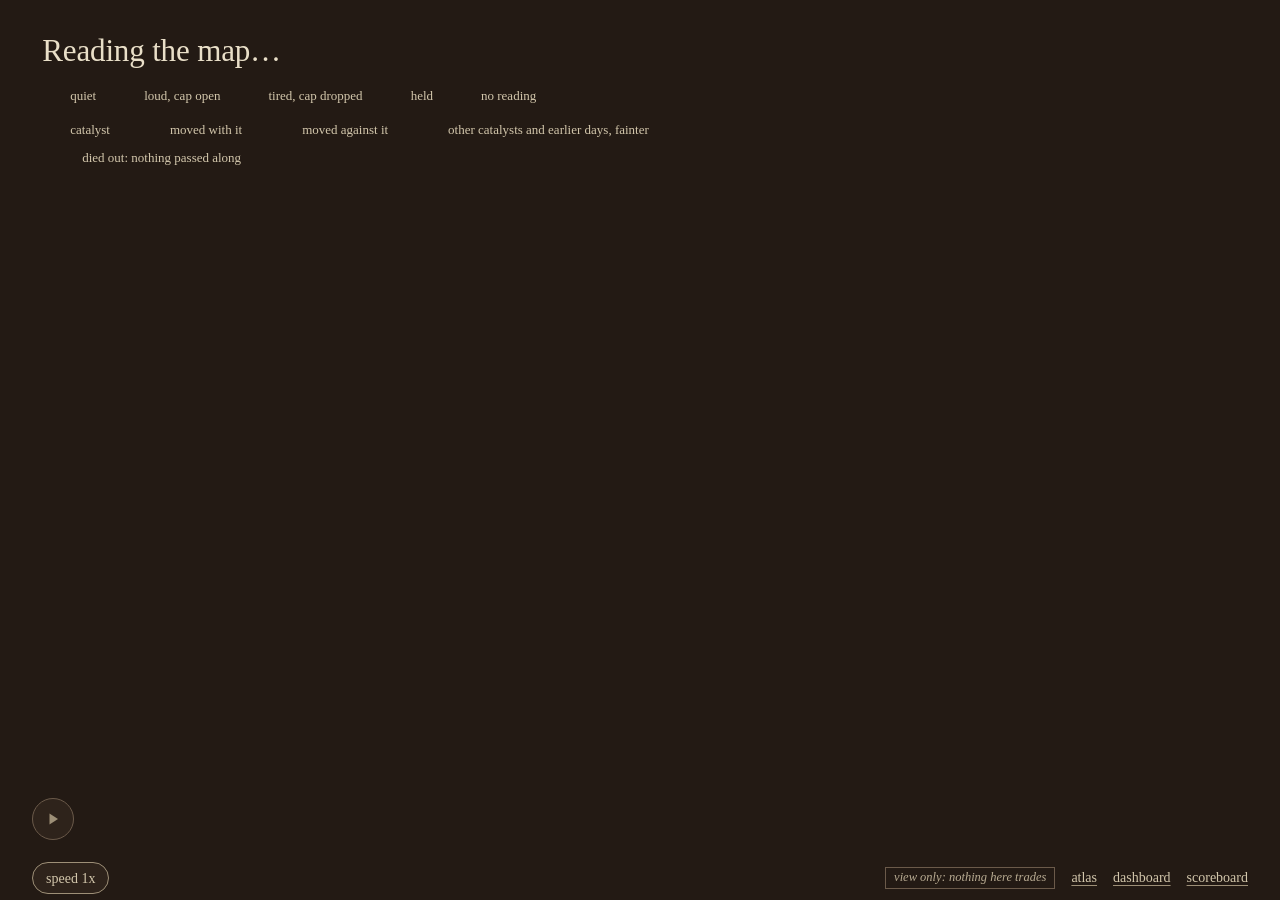
<file: index.html>
<!doctype html>
<html lang="en">
<head>
<meta charset="utf-8">
<meta name="viewport" content="width=device-width, initial-scale=1, viewport-fit=cover">
<title>The ripple map</title>
<link rel="icon" href="favicon.png">
<link rel="stylesheet" href="world.css">
</head>
<body class="map-page">
<canvas class="map-field" data-mm="field" role="img" aria-label="The market as one forest floor."></canvas>

<div class="map-top">
  <header class="map-say">
    <h1 data-mm="head">Reading the map…</h1>
    <p class="map-sub" data-mm="sub"></p>
    <p class="map-notes" data-mm="empty" hidden></p>
    <p class="map-ripple" data-mm="ripple" hidden></p>
    <div class="map-folds">
      <details class="map-fold" data-fold="key" open>
        <summary class="textbutton map-fold-head">Key</summary>
        <ul class="map-key" data-mm="key" aria-label="What the marks mean">
          <li><canvas data-k="quiet" aria-hidden="true"></canvas>quiet</li>
          <li><canvas data-k="loud" aria-hidden="true"></canvas>loud, cap open</li>
          <li><canvas data-k="tired" aria-hidden="true"></canvas>tired, cap dropped</li>
          <li><canvas data-k="held" aria-hidden="true"></canvas><span data-k-label="held">held</span></li>
          <li><canvas data-k="unknown" aria-hidden="true"></canvas>no reading</li>
          <li class="map-key-break" aria-hidden="true"></li>
          <li><canvas data-k="catalyst" aria-hidden="true"></canvas>catalyst</li>
          <li class="map-key-wide"><canvas data-k="with" aria-hidden="true"></canvas>moved with it</li>
          <li class="map-key-wide"><canvas data-k="against" aria-hidden="true"></canvas>moved against it</li>
          <li class="map-key-wide"><canvas data-k="earlier" aria-hidden="true"></canvas>other catalysts and earlier days, fainter</li>
          <li class="map-key-wide"><canvas data-k="died" aria-hidden="true"></canvas>died out: nothing passed along</li>
        </ul>
      </details>
      <details class="map-fold" data-fold="tools" open>
        <summary class="textbutton map-fold-head">Show and find</summary>
        <div class="map-tools" data-mm="tools" hidden>
          <div class="map-tool-row">
            <button class="textbutton" data-tool="news" type="button" aria-pressed="true">Shared news</button>
            <button class="textbutton" data-tool="comove" type="button" aria-pressed="true">Moves together</button>
            <button class="textbutton" data-tool="mine" type="button" aria-pressed="false">My positions only</button>
            <button class="textbutton" data-tool="find" type="button" aria-pressed="false" aria-controls="map-find">Find a stock</button>
            <button class="textbutton map-reset" data-tool="reset" type="button">Reset view</button>
          </div>
          <div class="map-tool-drop">
            <div class="map-find" id="map-find" data-tool="findbox" hidden>
              <input class="map-find-input" data-tool="q" type="search" maxlength="60" autocomplete="off" spellcheck="false" placeholder="a ticker or a name" aria-label="Find a stock by its ticker or its name">
              <ul class="map-found" data-tool="found" aria-label="Stocks found"></ul>
            </div>
            <div class="map-tool-notes" data-tool="notes" hidden></div>
          </div>
        </div>
      </details>
    </div>
  </header>
  <aside class="map-record" data-mm="record" aria-label="The record of a stock" hidden></aside>
  <details class="map-fold map-fold-dials" data-fold="dials" open>
    <summary class="textbutton map-fold-head">Dials</summary>
    <section class="map-dials" data-mm="dials" aria-label="Dials"></section>
  </details>
</div>

<div class="map-labels" data-mm="labels" aria-hidden="true"></div>
<div class="map-captions" data-mm="captions"></div>
<div class="vh" data-mm="alt"></div>

<div class="map-bottom">
  <section class="map-core" data-mm="core" aria-label="Time">
    <button class="map-play" data-core="play" type="button" aria-label="Play through history" aria-pressed="false" disabled>
      <svg width="16" height="16" viewBox="0 0 16 16" aria-hidden="true" focusable="false"><path data-core="icon" d="M4.5 2.5 L13 8 L4.5 13.5 Z" fill="currentColor"/></svg>
    </button>
    <div class="map-core-body">
      <span class="map-core-note" data-core="note" hidden></span>
      <span class="map-core-recent" data-core="recent" hidden>last 30 days</span>
      <span class="map-core-when" data-core="when"><span data-core="time"></span> <span class="map-core-clock" data-core="clock" hidden>time set by the link</span></span>
      <canvas class="map-core-strip" data-core="strip" aria-hidden="true"></canvas>
      <input class="map-core-range" data-core="range" type="range" min="0" max="1" step="1" value="1" aria-label="Move through history" disabled>
      <div class="map-core-years" data-core="years" aria-hidden="true"></div>
    </div>
  </section>
  <footer class="map-foot" data-mm="foot">
    <button class="textbutton map-speed" data-core="speed" type="button" title="How fast play moves through the days">speed 1x</button>
    <p class="quietbadge">view only: nothing here trades</p>
    <p class="quietbadge" data-foot="demo" hidden>made-up data for building the page</p>
    <a href="atlas.html">atlas</a>
    <a href="dashboard.html">dashboard</a>
    <a href="atlas.html#scoreboard" data-foot="scoreboard">scoreboard</a>
  </footer>
</div>

<aside class="map-board" data-mm="scoreboard" aria-labelledby="map-board-title" hidden></aside>

<noscript><p class="map-noscript">The ripple map needs JavaScript to draw.</p></noscript>
<script src="world.js"></script>
<script src="map_core.js"></script>
<script src="map_draw.js"></script>
<script src="map_page.js"></script>
</body>
</html>
</file>
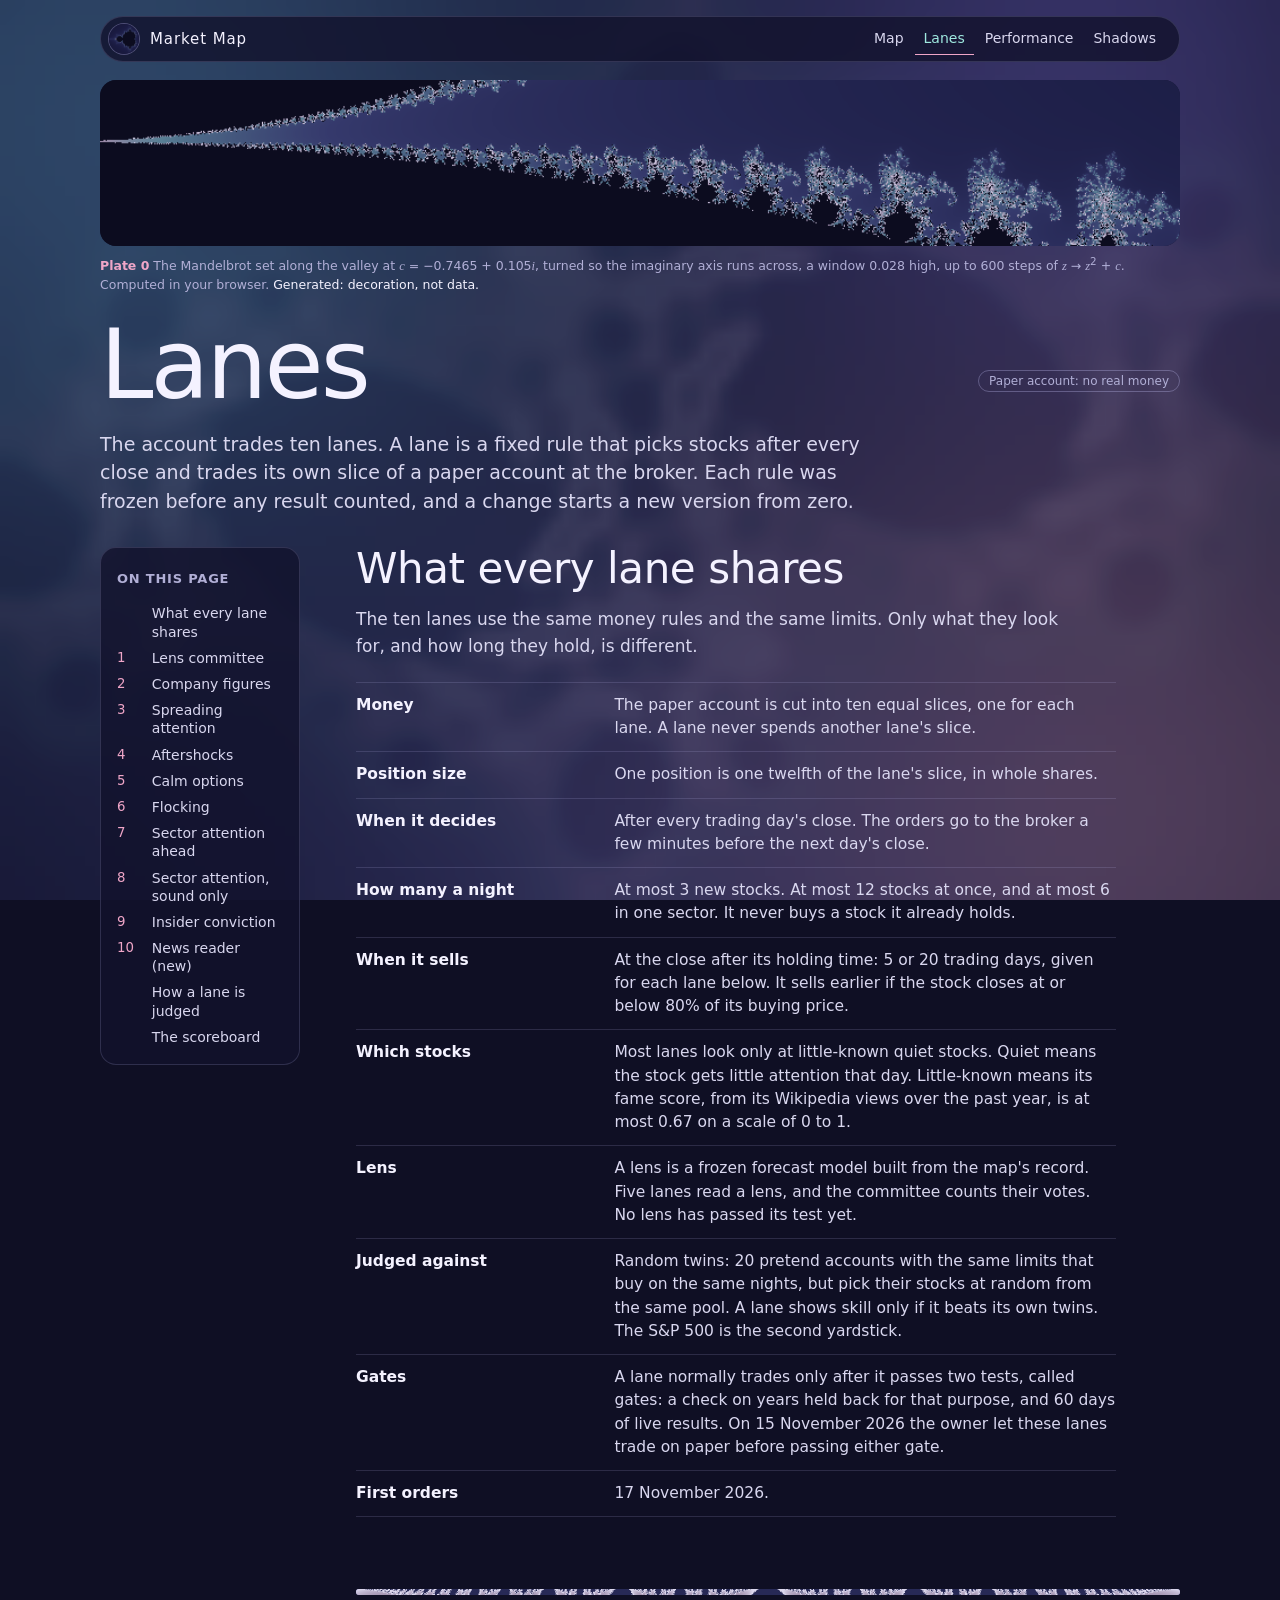
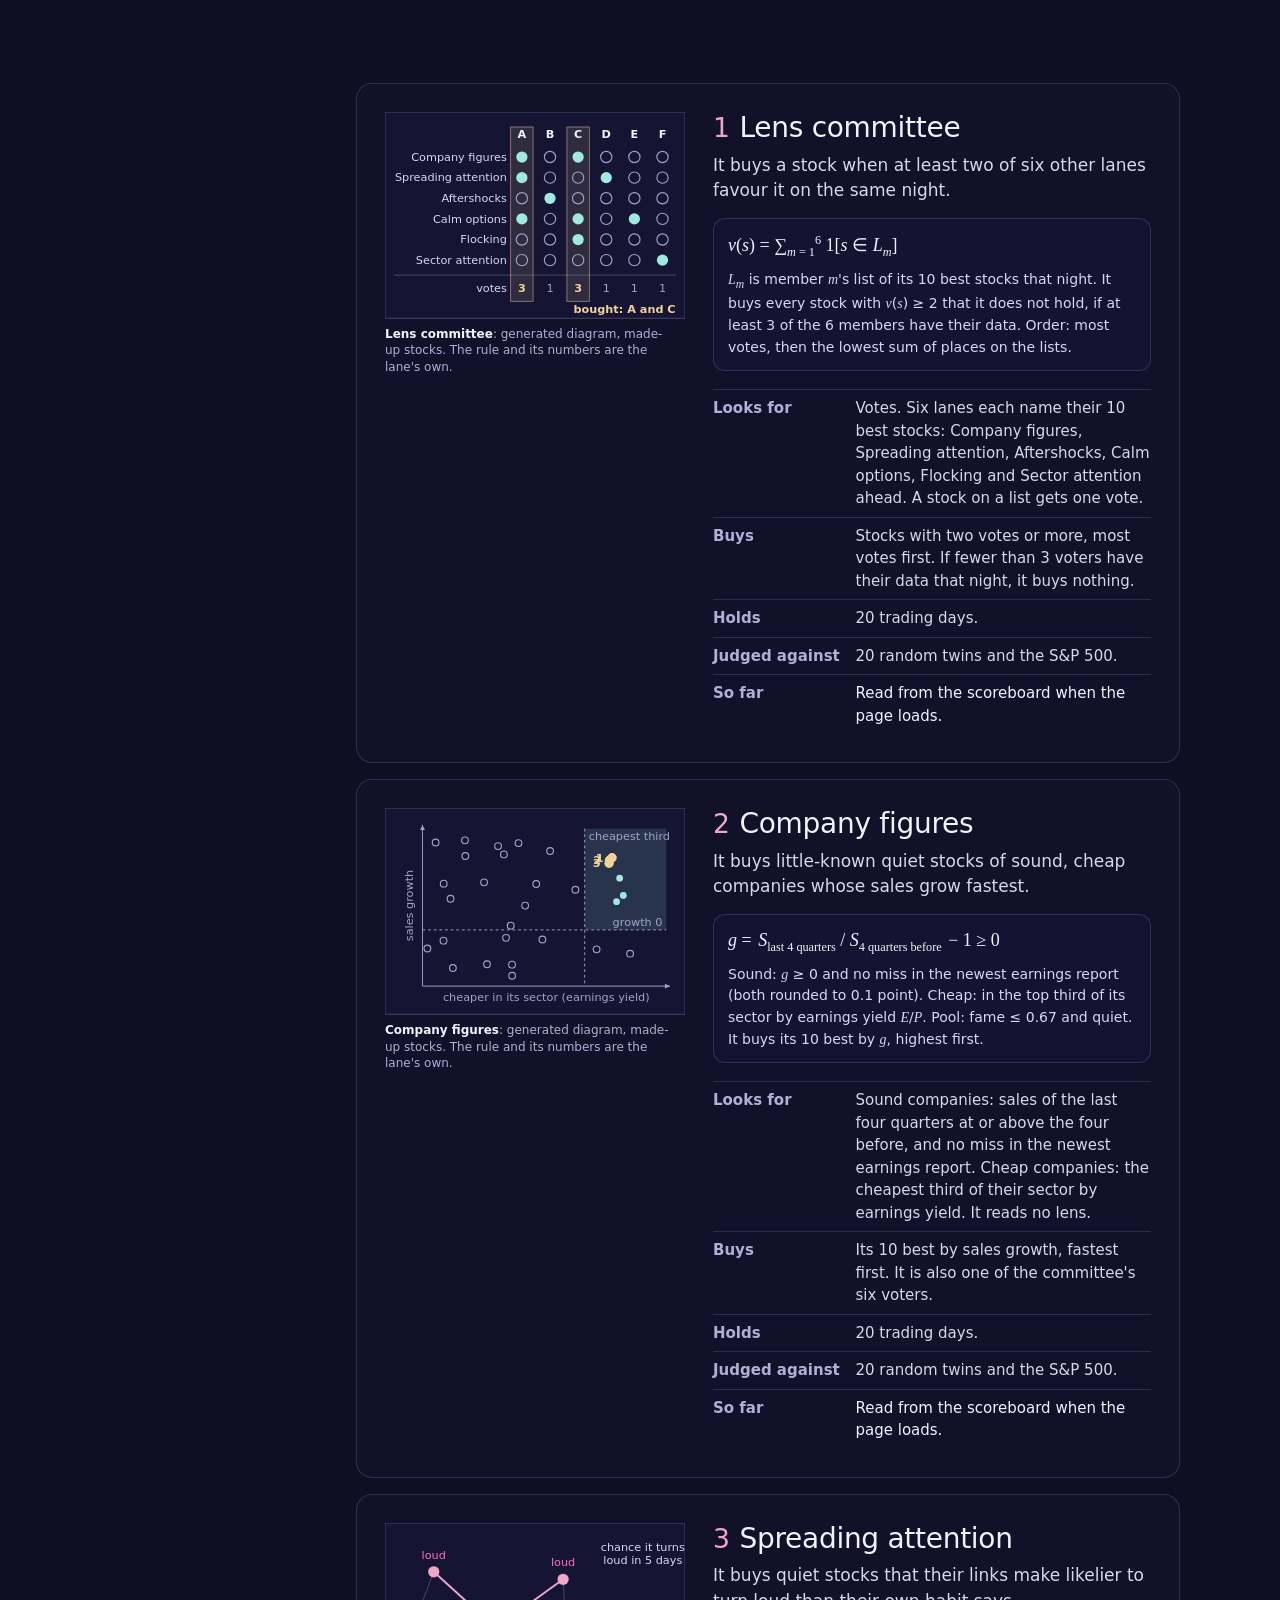
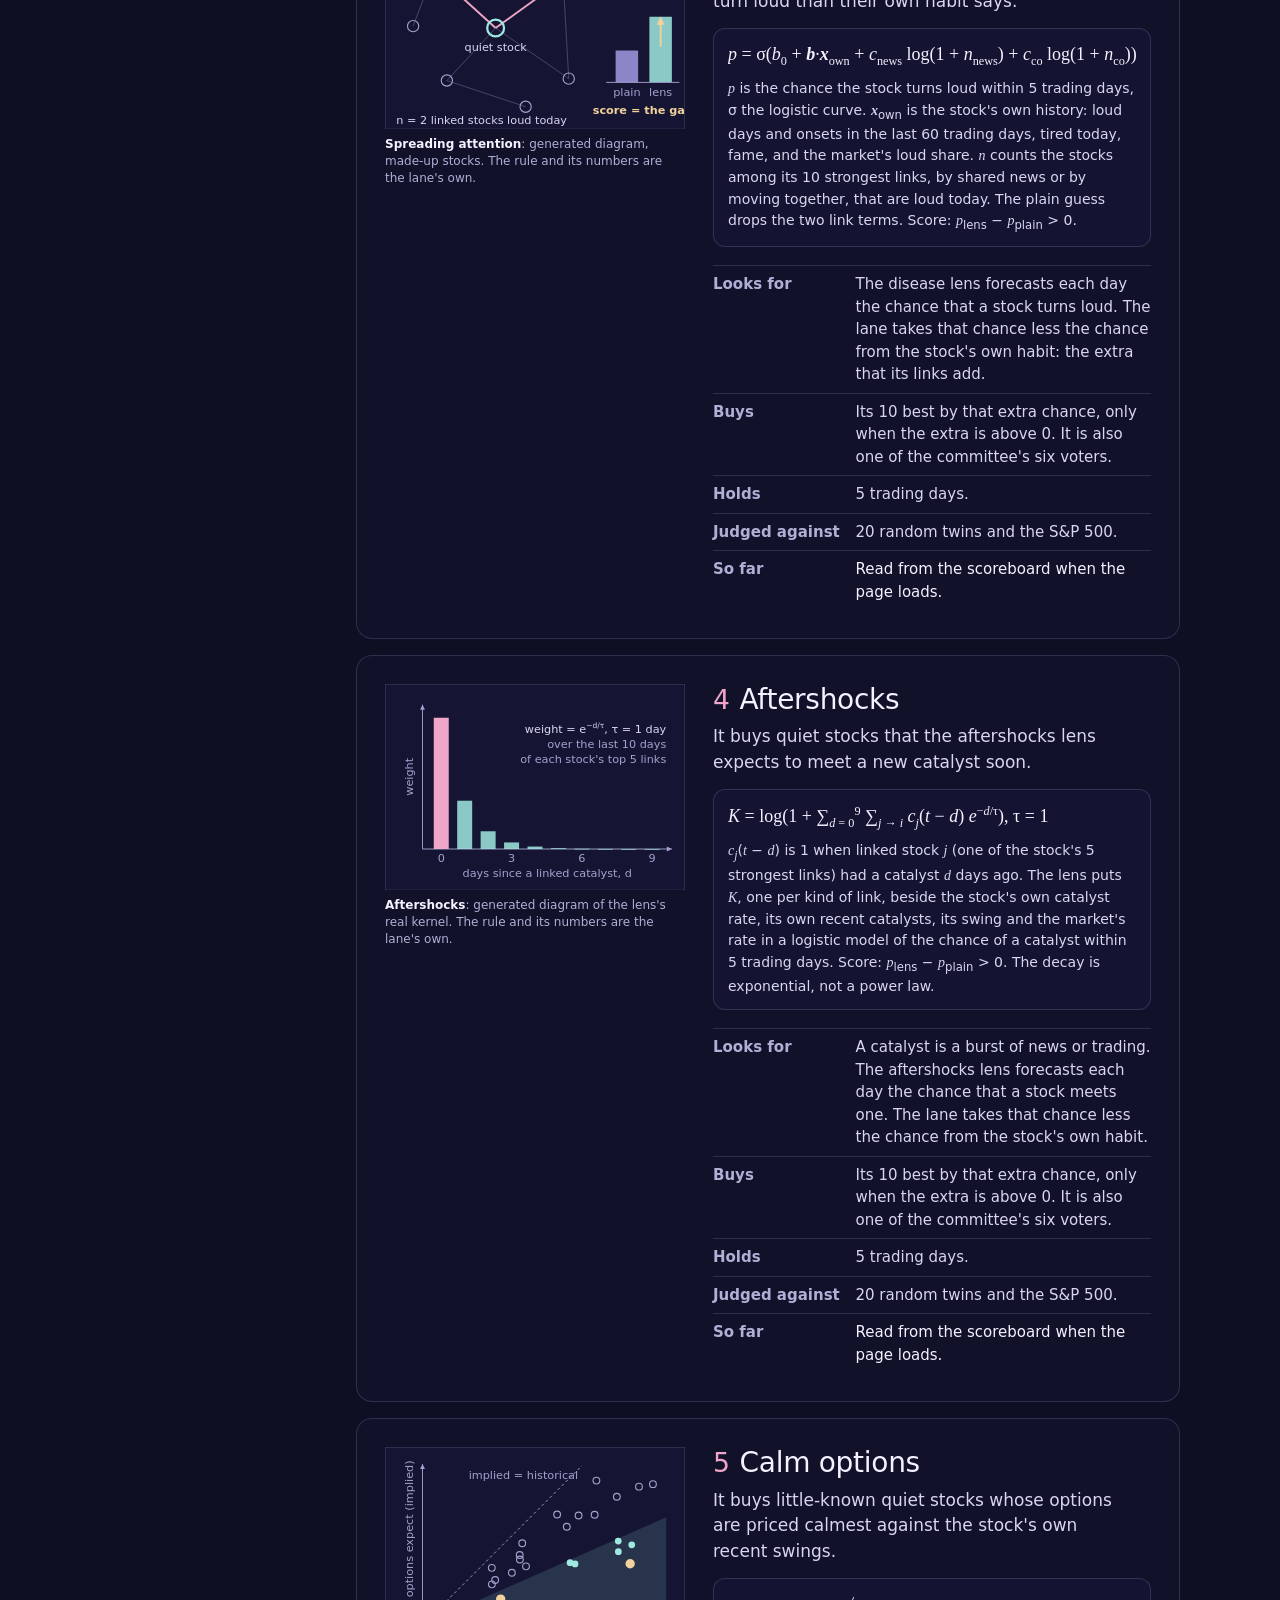
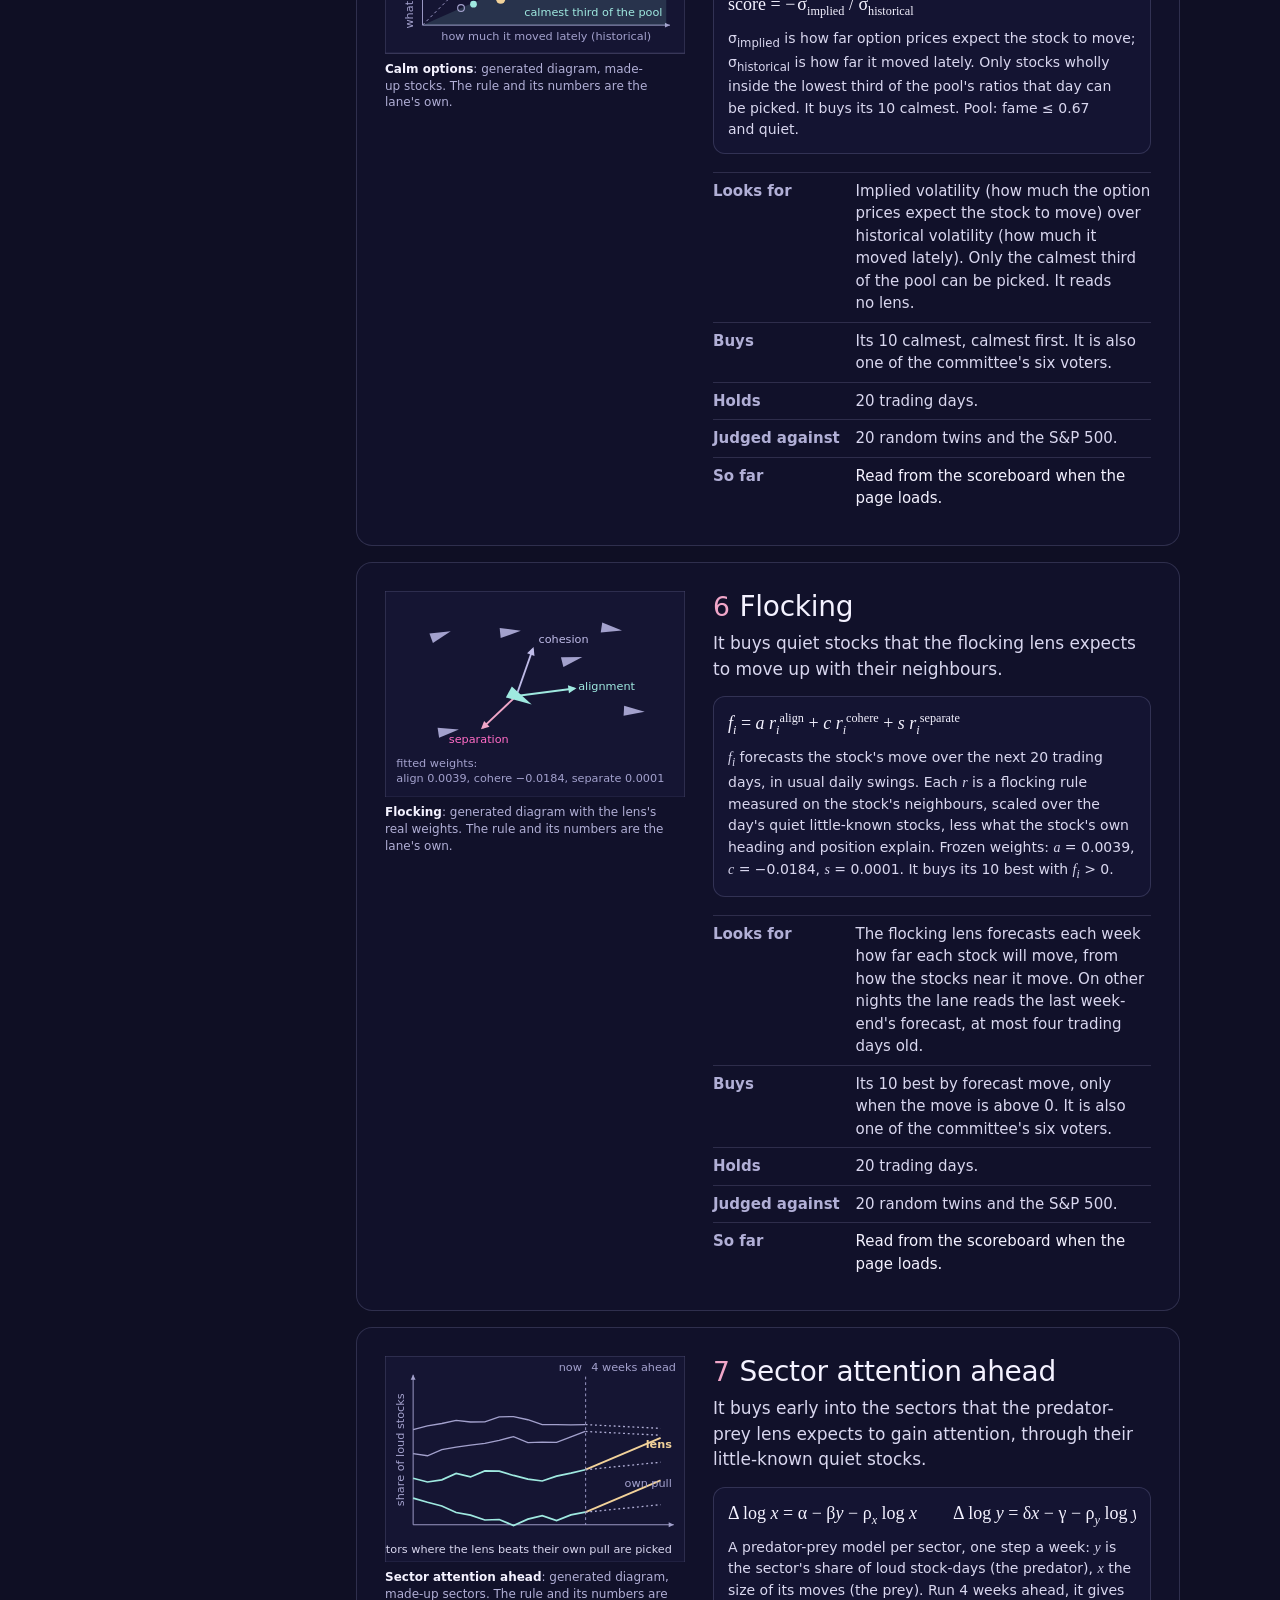
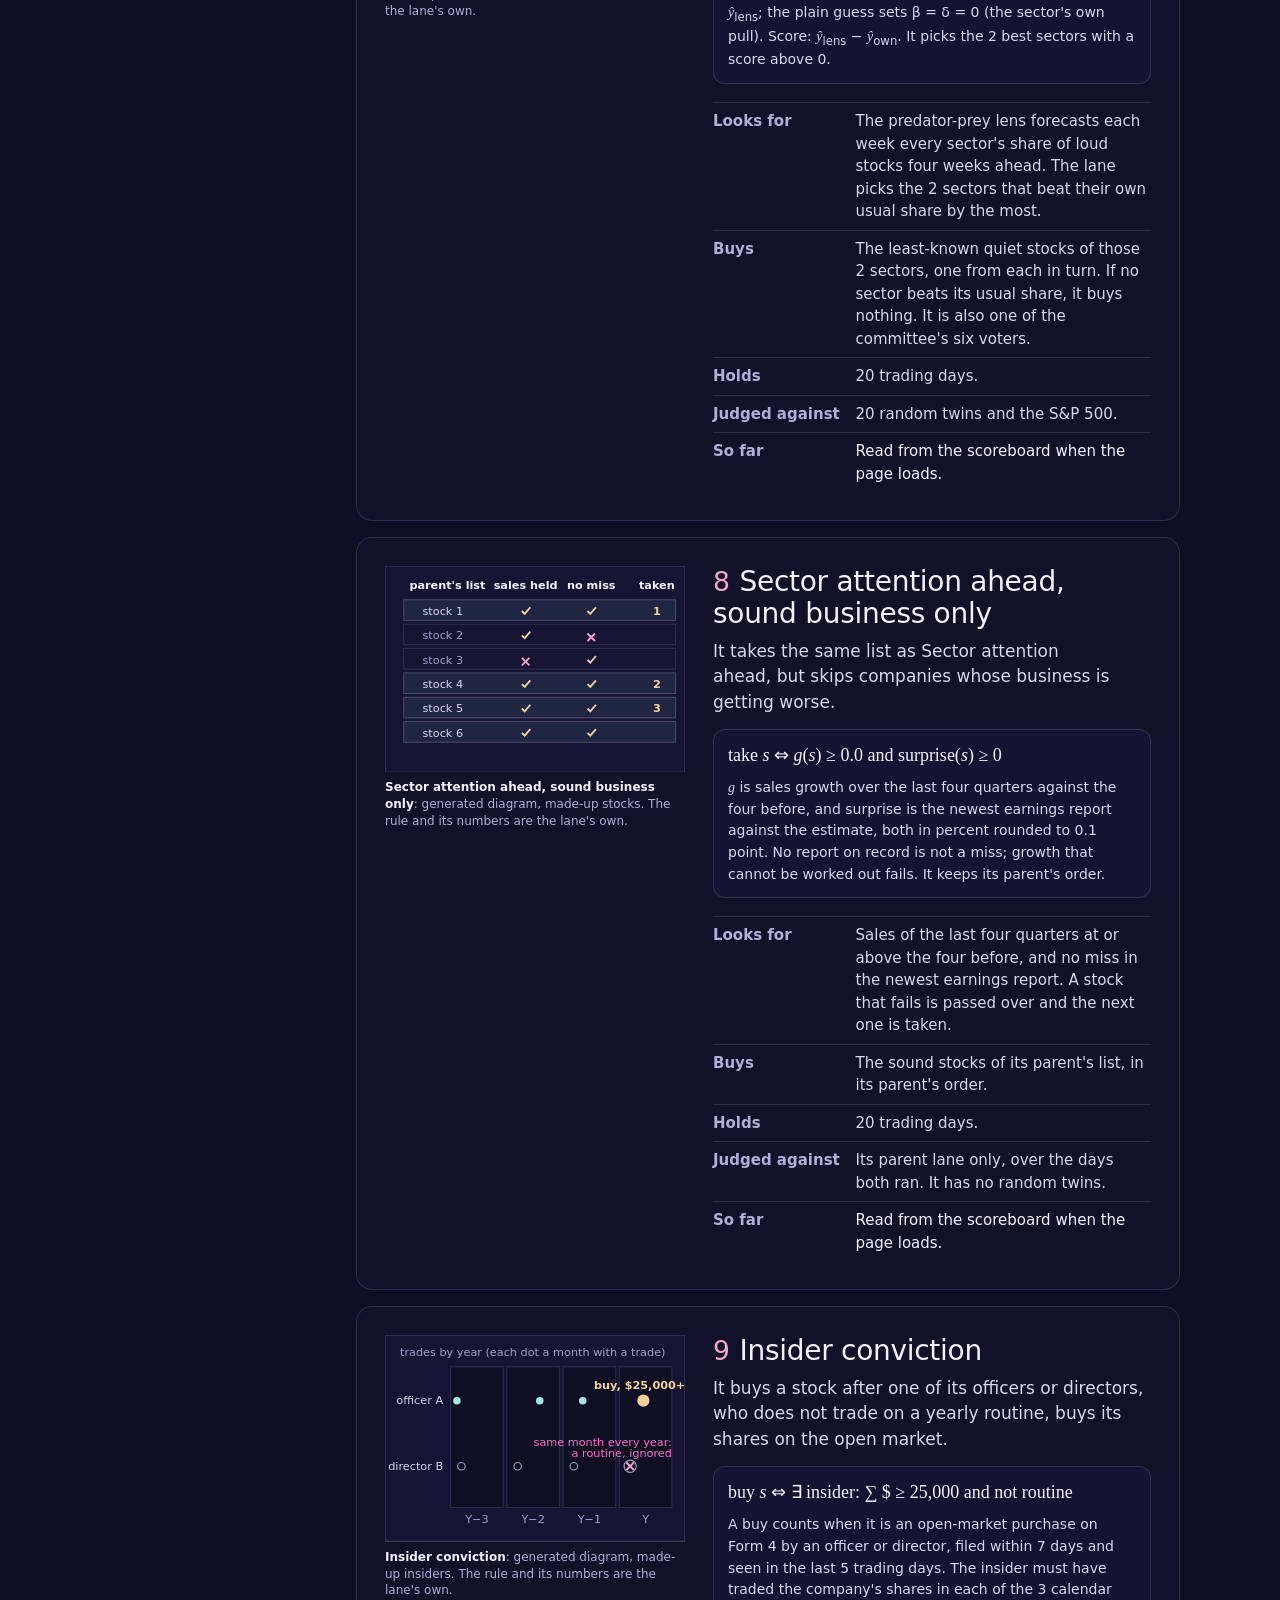
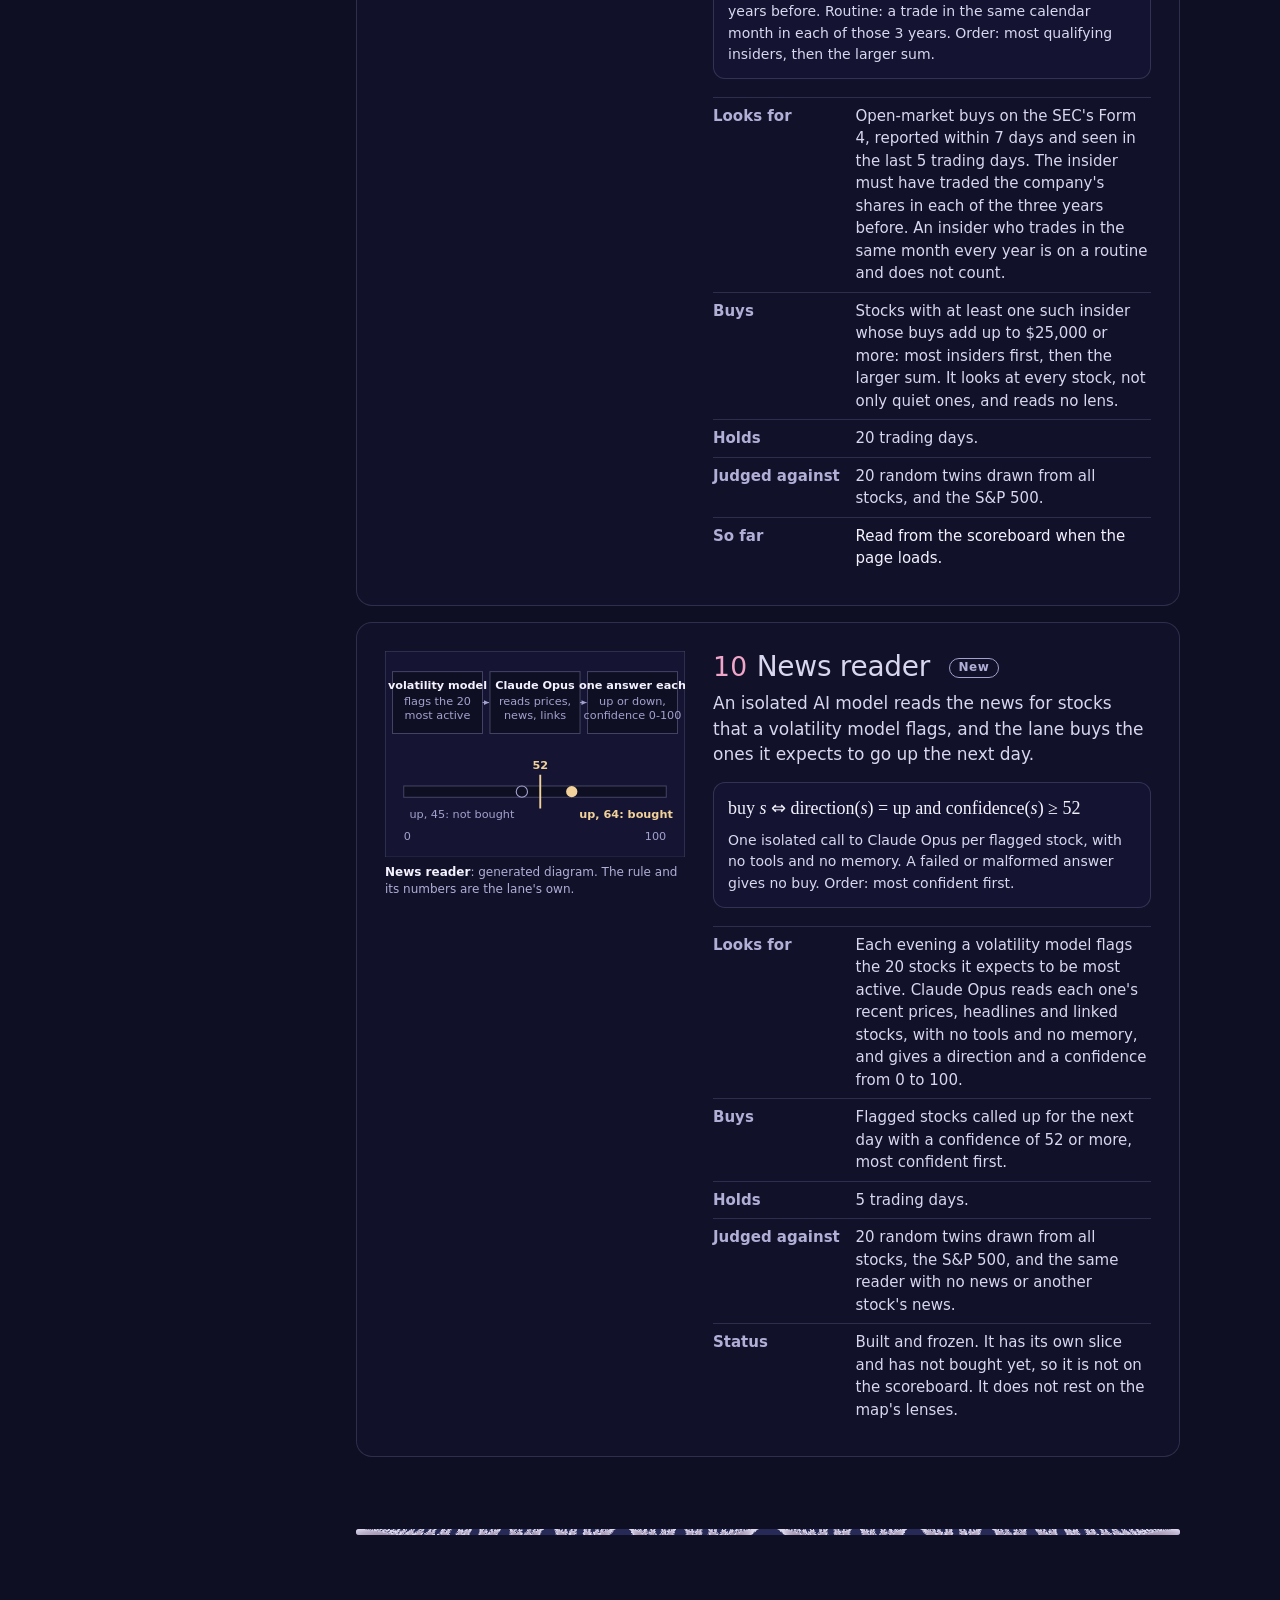
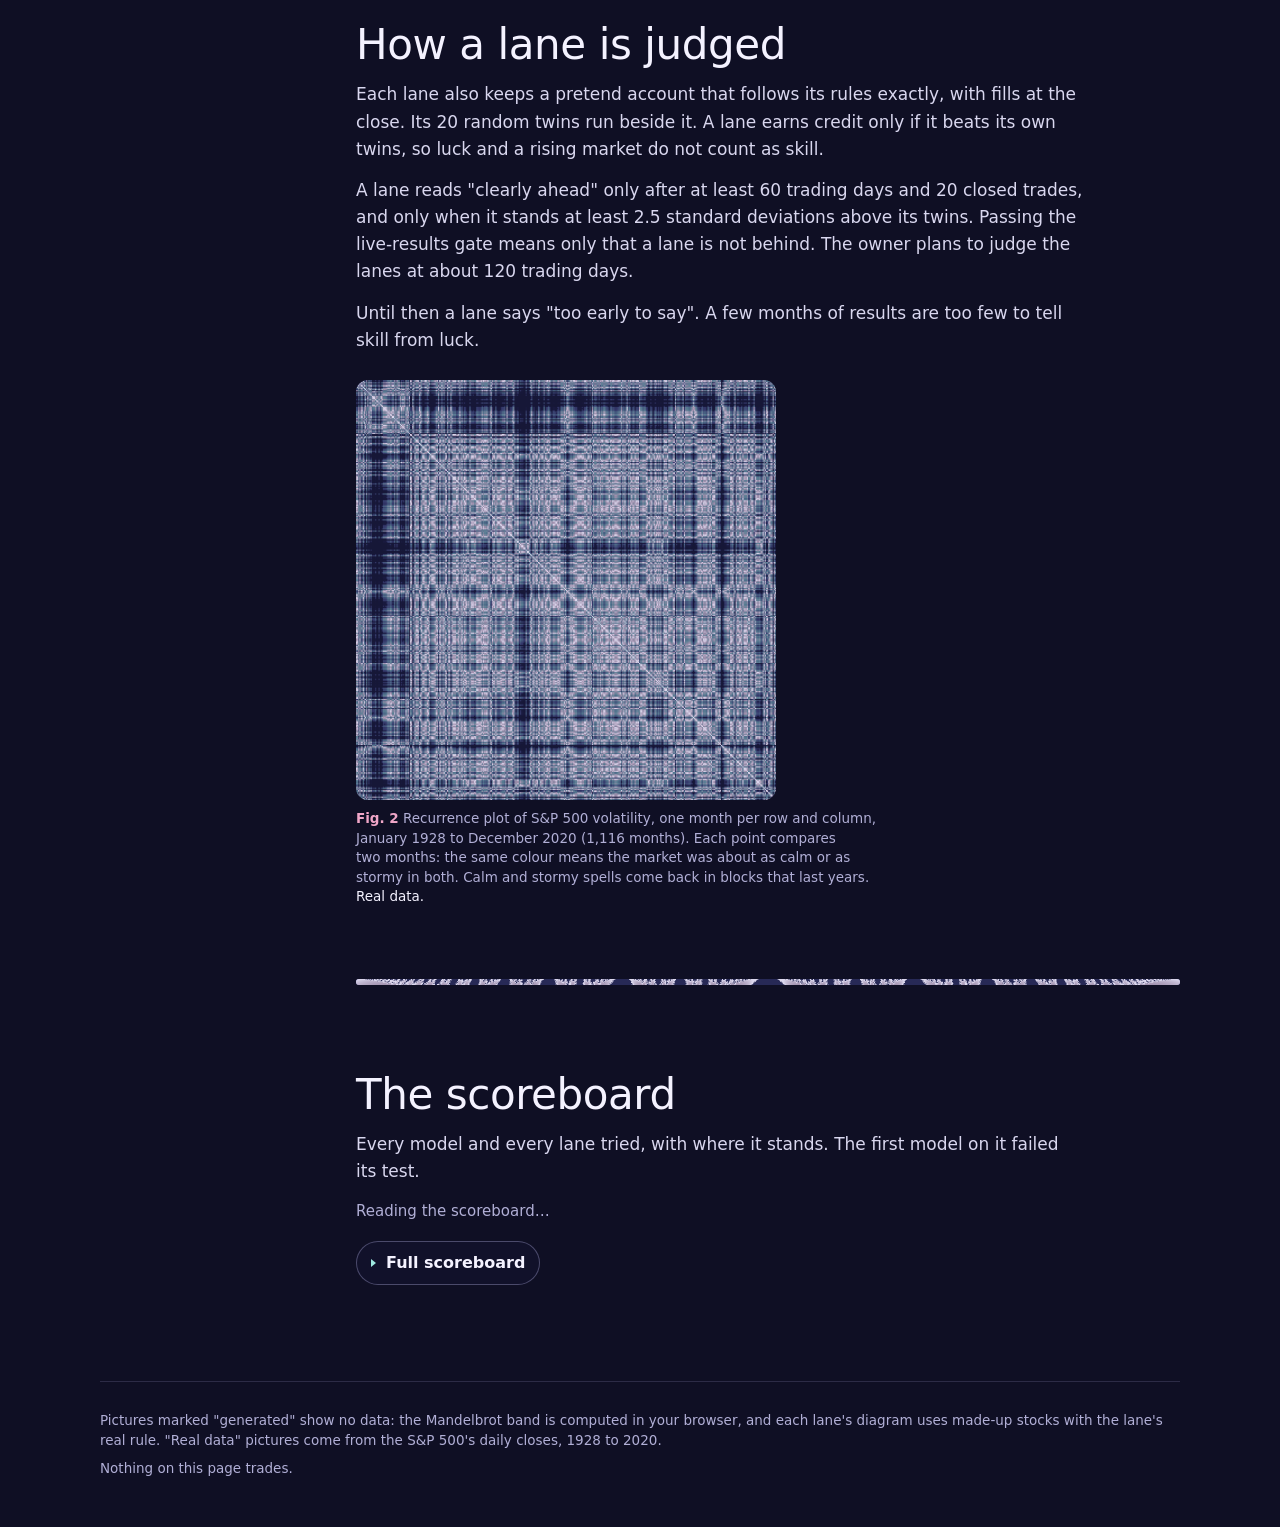
<file: atlas.html>
<!doctype html>
<html lang="en">
<head>
<meta charset="utf-8">
<meta name="viewport" content="width=device-width, initial-scale=1">
<meta http-equiv="refresh" content="0; url=lanes.html">
<title>Lanes</title>
<link rel="icon" href="favicon.png">
<link rel="stylesheet" href="site.css">
</head>
<body class="lanes-page">
<main class="lanes-wrap">
  <p class="lanes-lede">The atlas is replaced by the Lanes page. <a href="lanes.html">Go to Lanes</a> or <a href="./">back to the map</a>.</p>
</main>
</body>
</html>
</file>
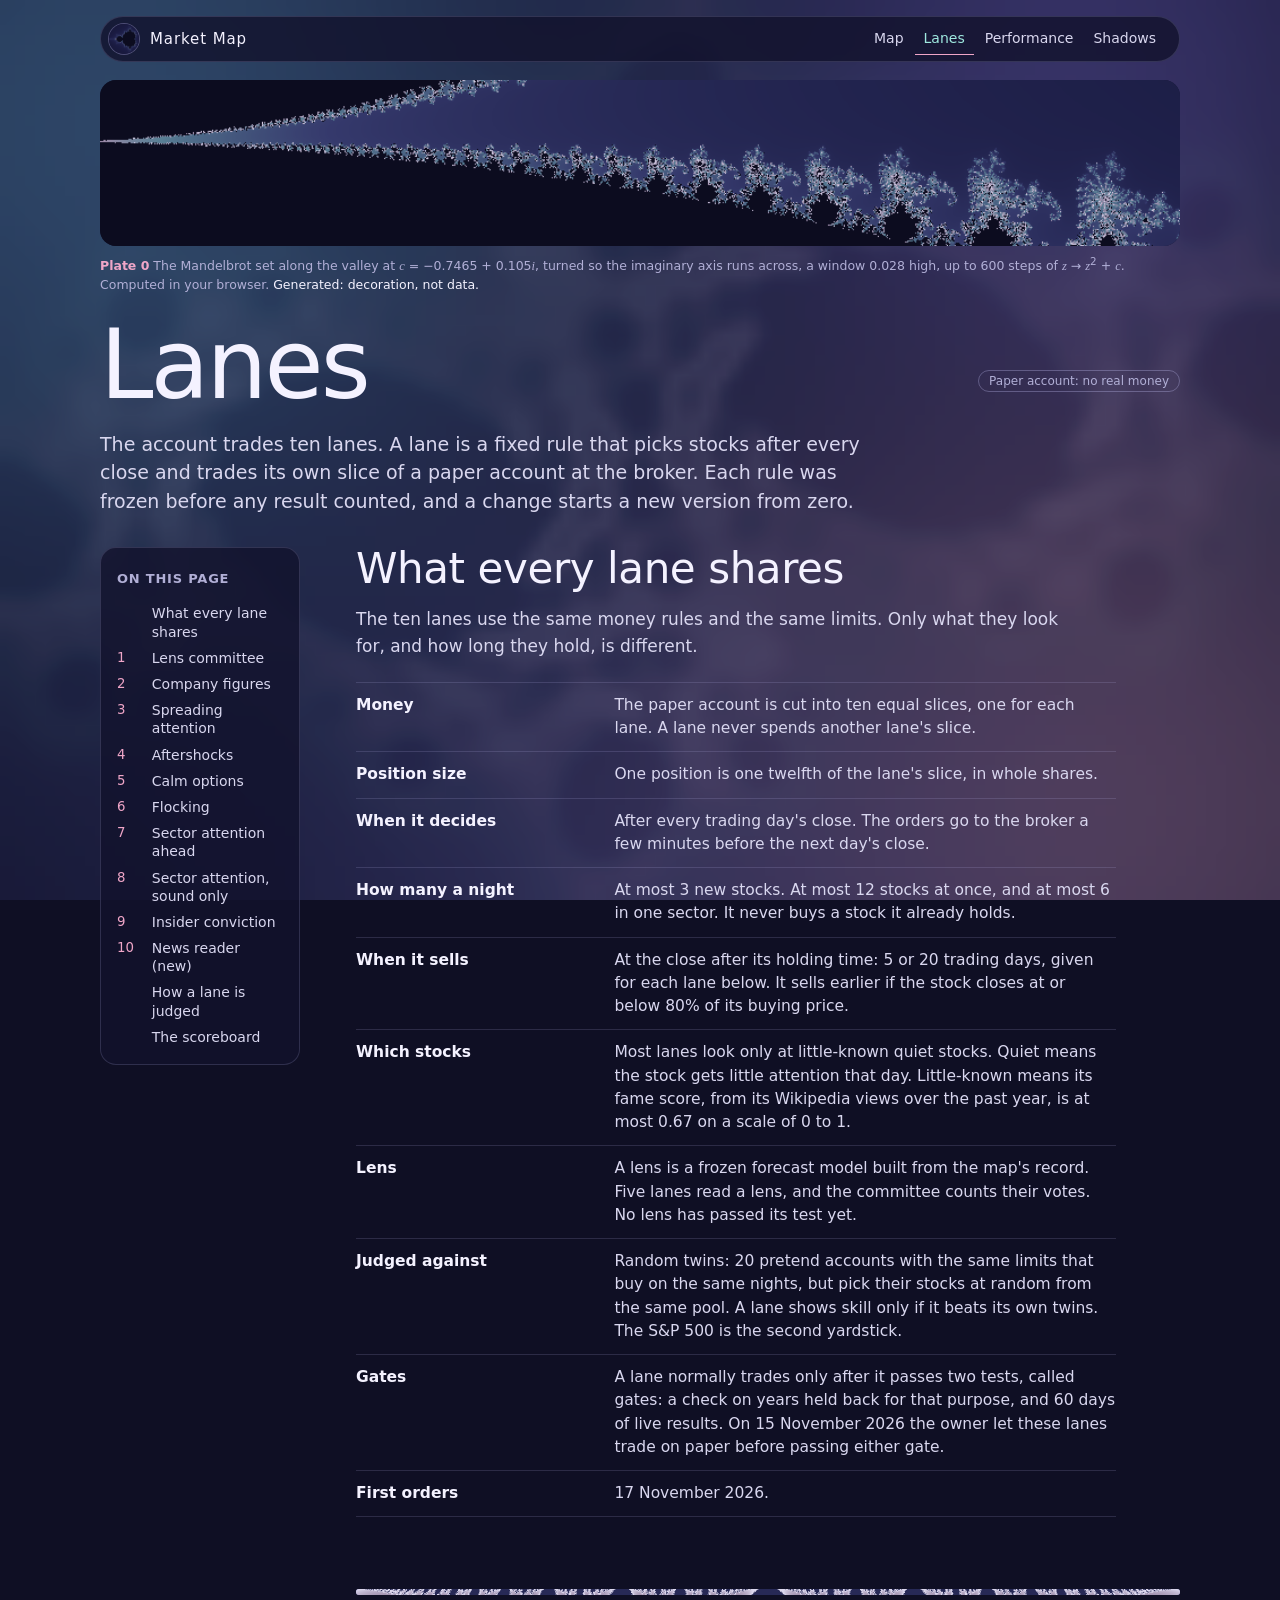
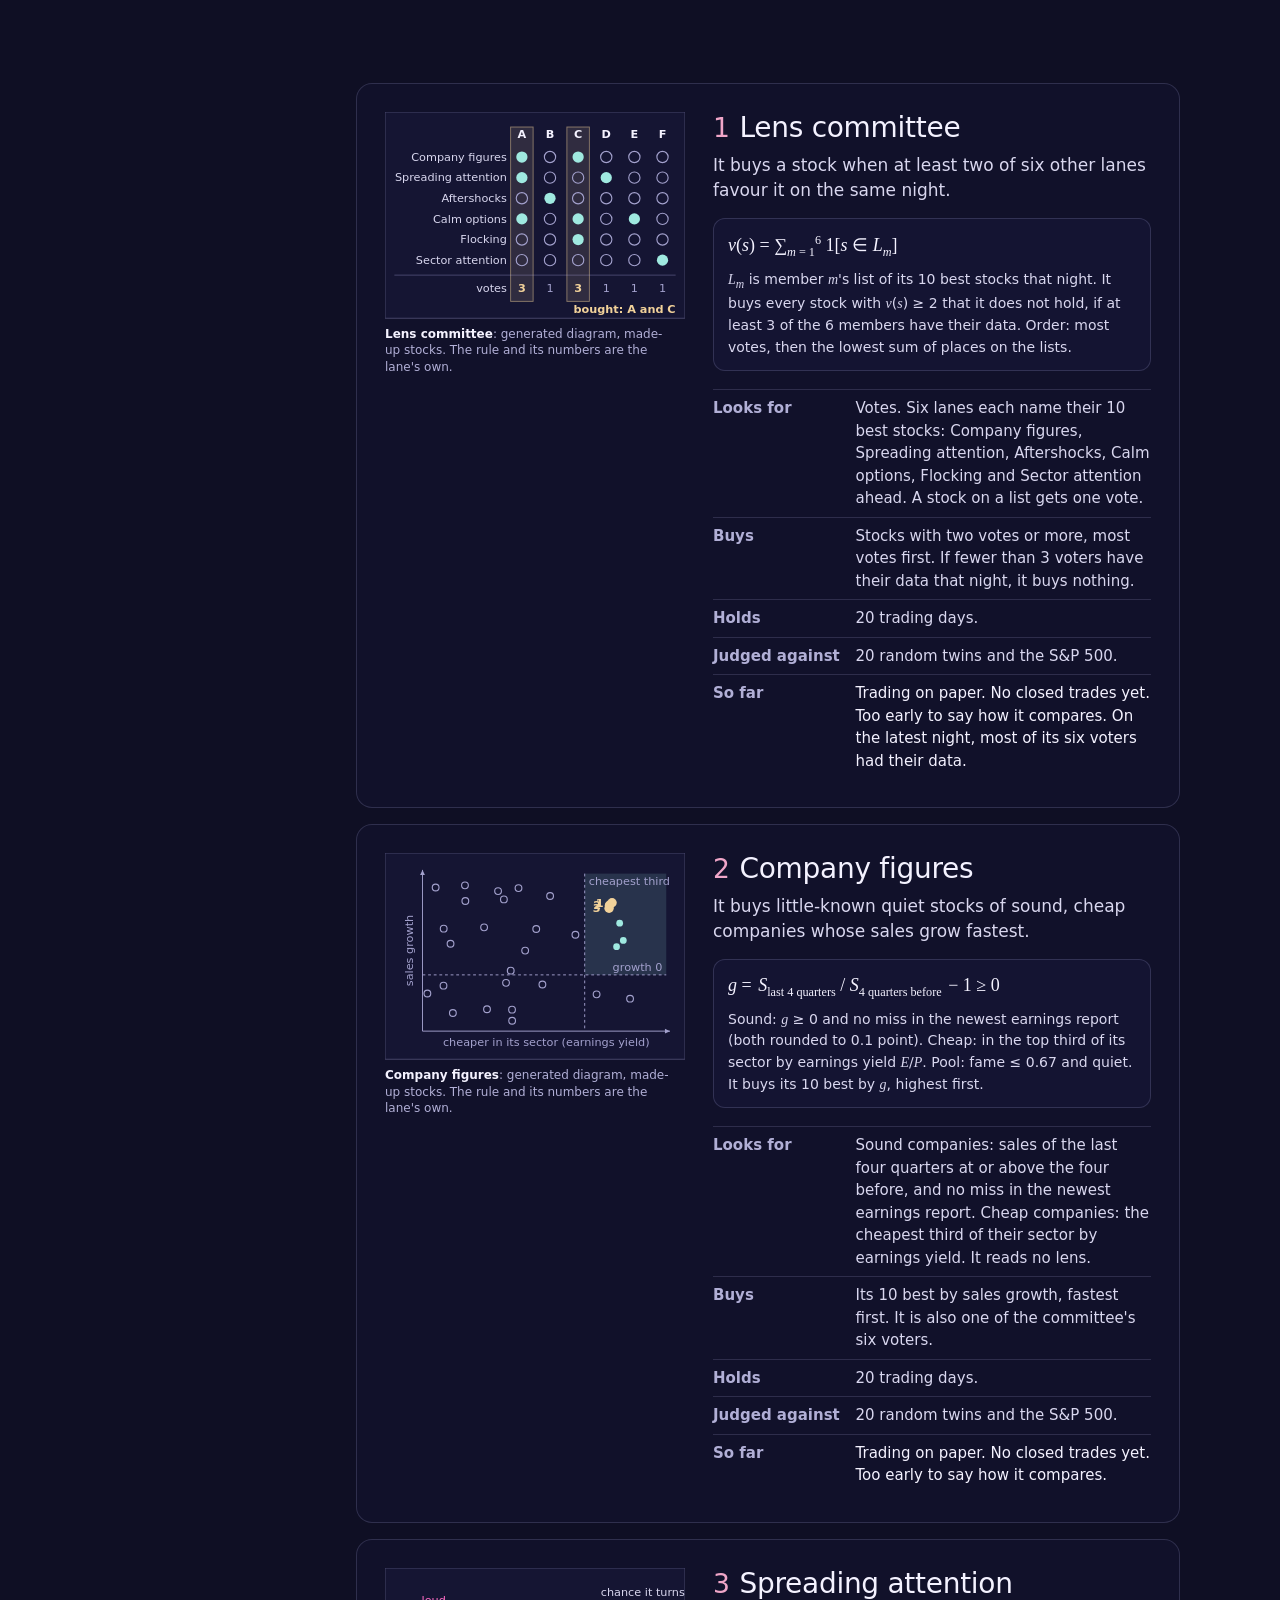
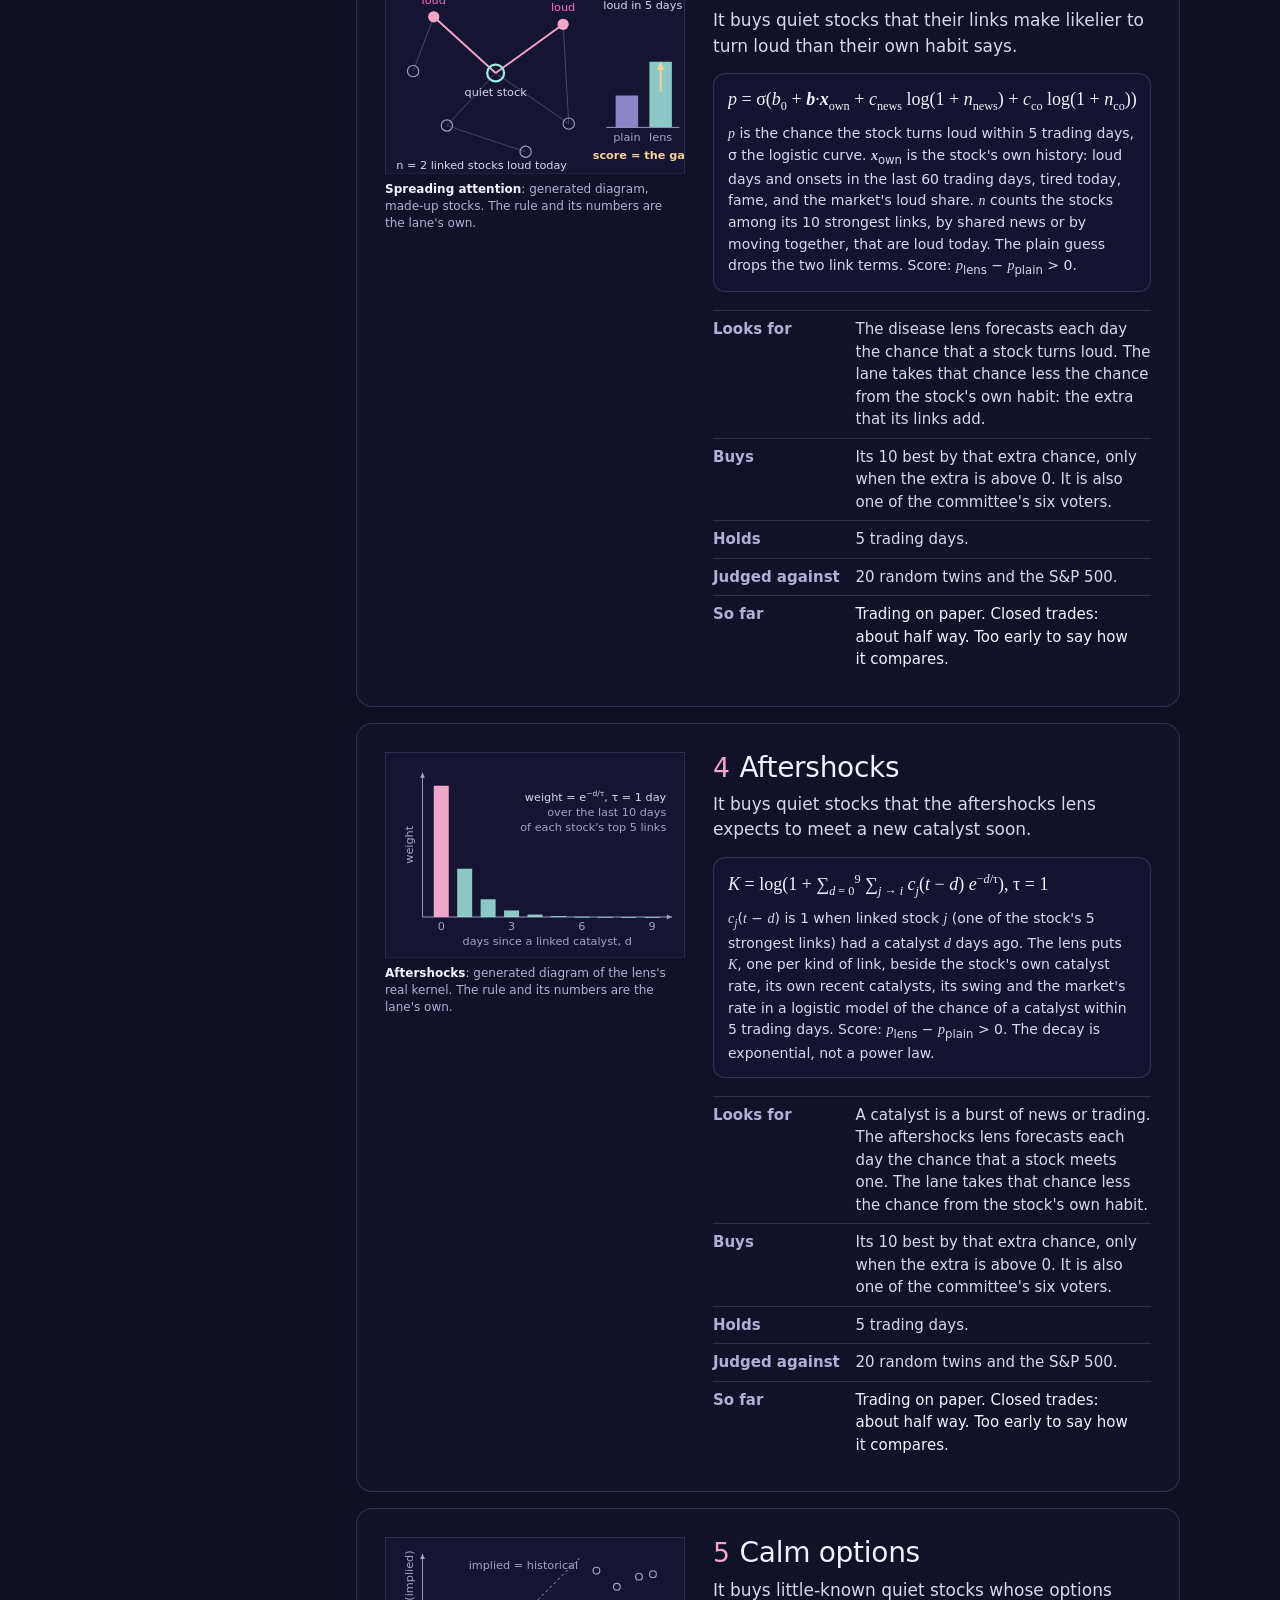
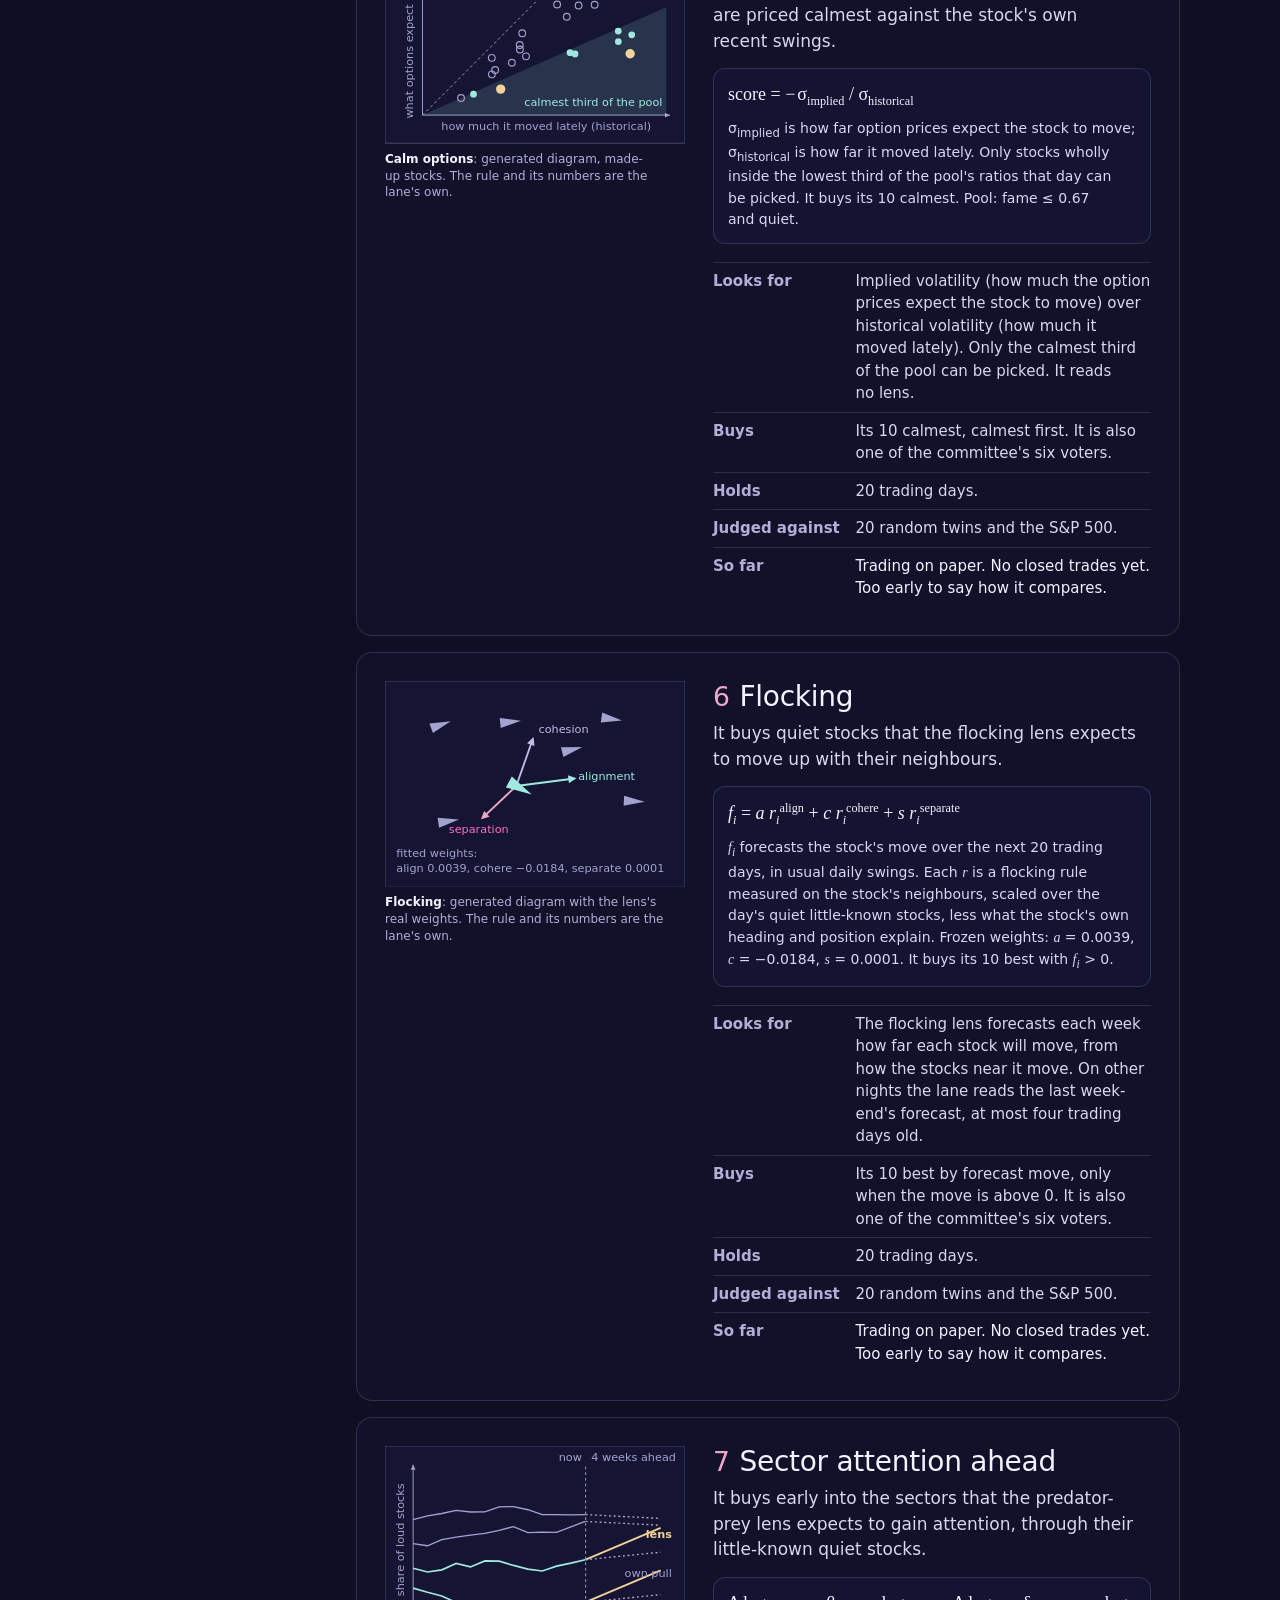
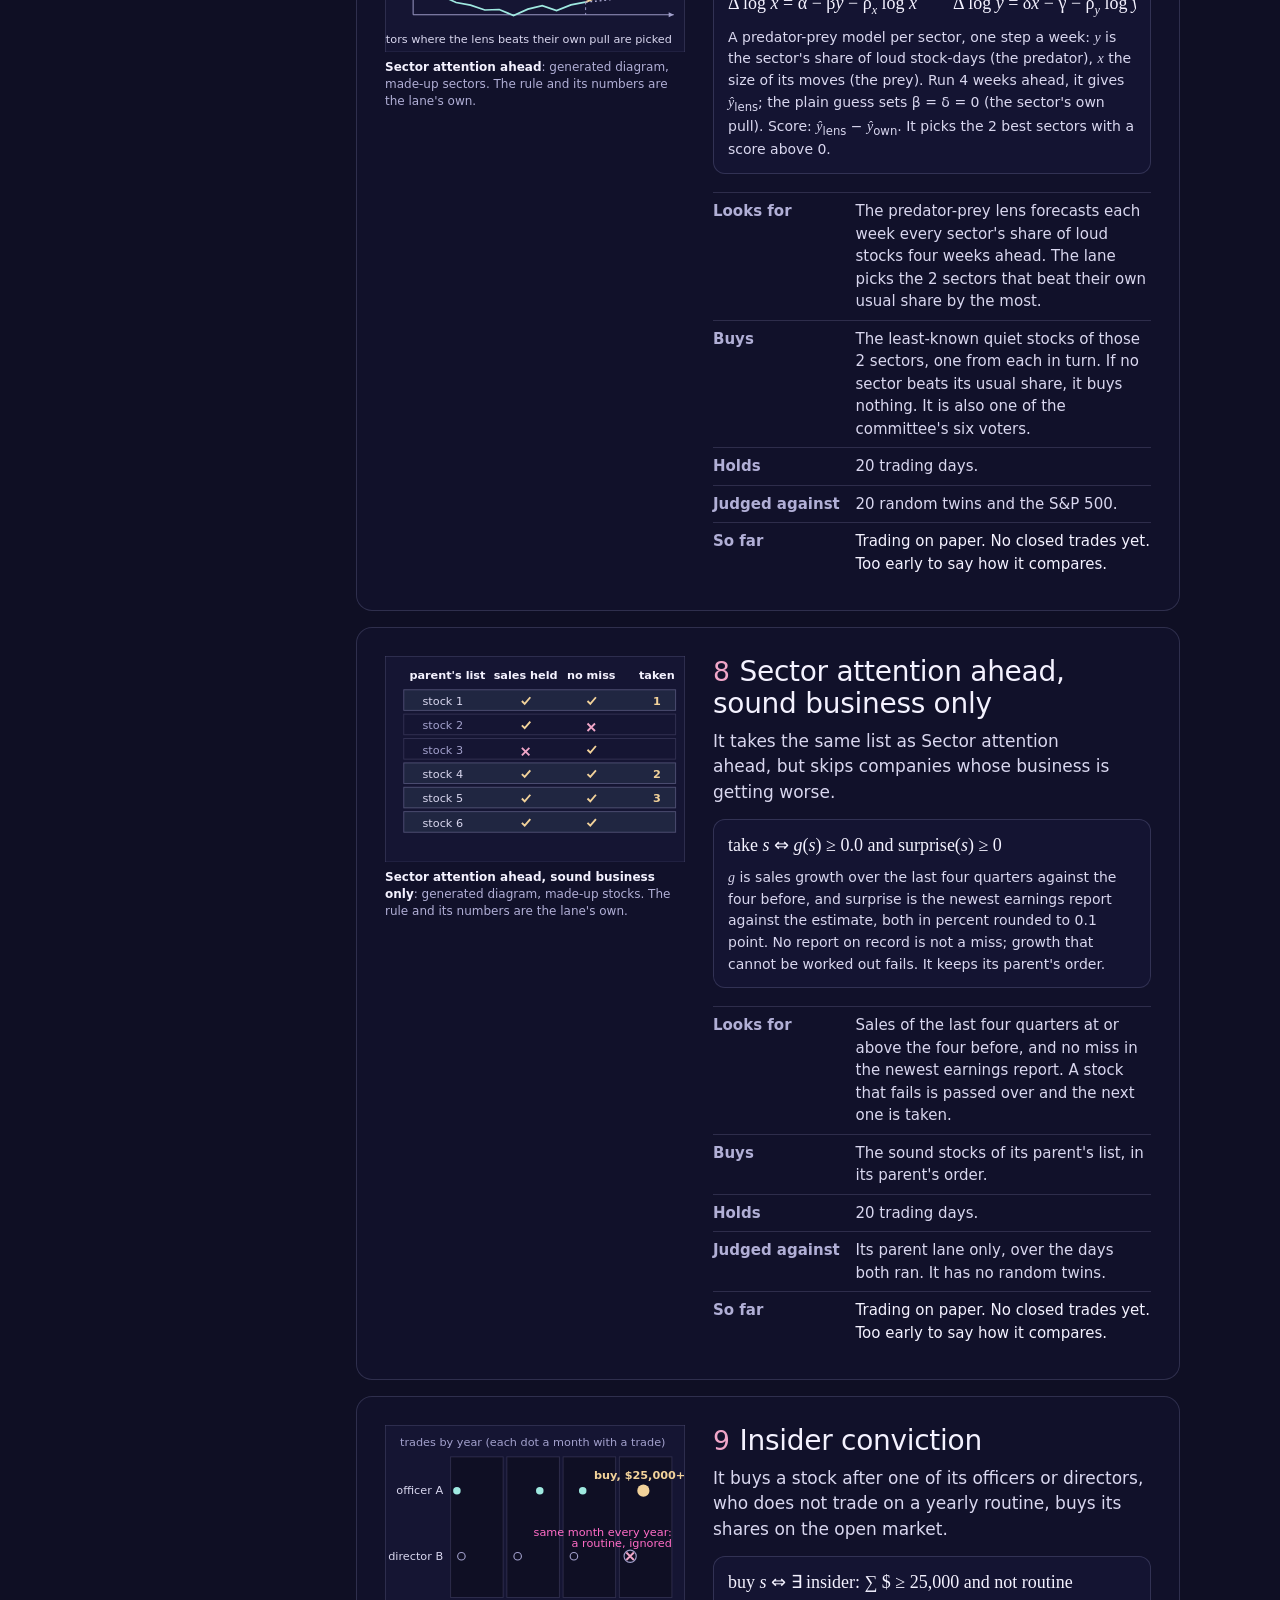
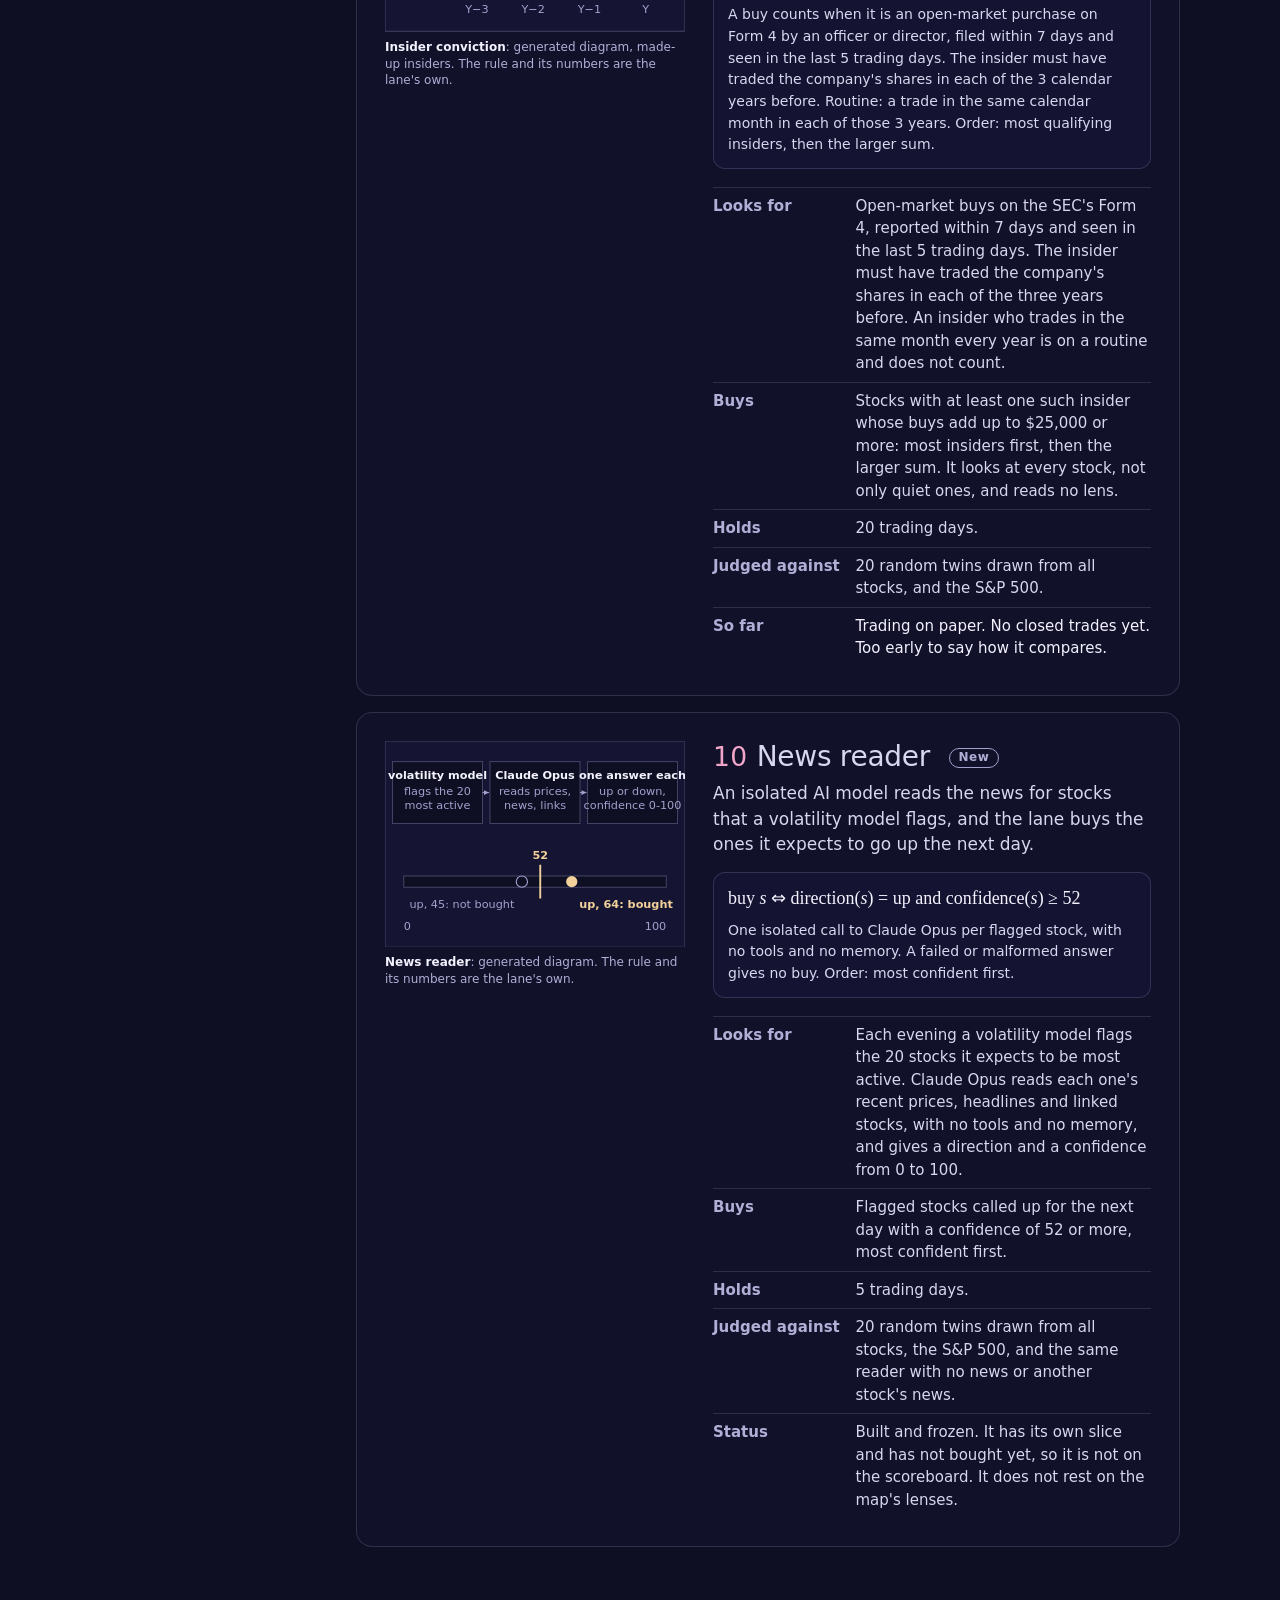
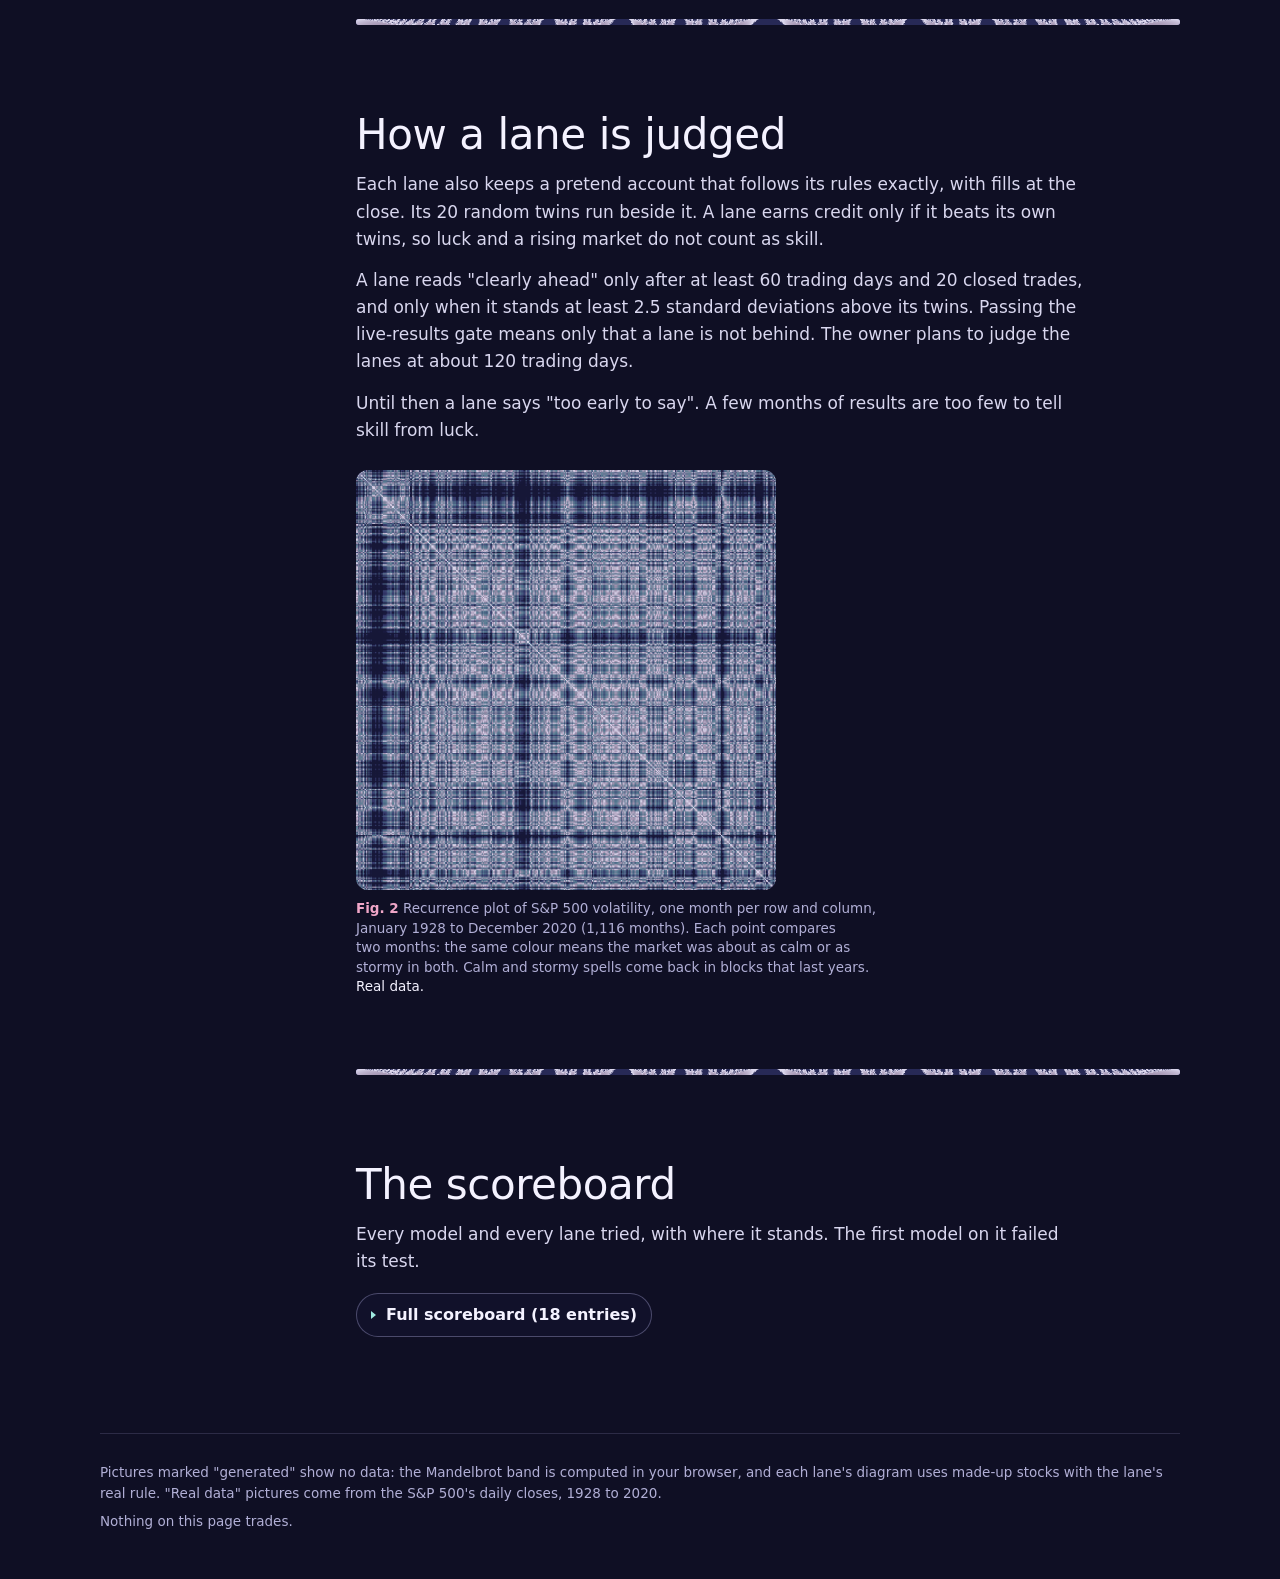
<file: lanes.html>
<!doctype html>
<html lang="en" data-scheme-default="mist">
<head>
<meta charset="utf-8">
<meta name="viewport" content="width=device-width, initial-scale=1, viewport-fit=cover">
<title>Lanes</title>
<link rel="icon" href="favicon.png">
<link rel="stylesheet" href="site.css">
</head>
<body class="lanes-page">
<canvas class="page-ground" data-fractal="scene" aria-hidden="true"></canvas>
<a class="skip" href="#lanes-main">Skip to the lanes</a>
<div class="lanes-wrap">
  <header>
    <div class="site-bar lanes-bar">
      <a class="site-mark" href="./"><canvas data-fractal="mandel" aria-hidden="true"></canvas>Market Map</a>
      <nav class="site-nav" aria-label="Pages">
        <a href="map.html">Map</a>
        <a href="lanes.html" aria-current="page">Lanes</a>
        <a href="performance.html">Performance</a>
        <a href="shadows.html">Shadows</a>
      </nav>
    </div>
    <figure class="lanes-figure">
      <canvas class="lanes-band" data-fractal="mandel" data-centre="-0.7465,0.105" data-span="0.028" data-iter="600" data-turn aria-hidden="true"></canvas>
      <figcaption class="lanes-band-cap"><span class="fignum">Plate 0</span> The Mandelbrot set along the valley at <span class="math">c</span> = &minus;0.7465 + 0.105<span class="math">i</span>, turned so the imaginary axis runs across, a window 0.028 high, up to 600 steps of <span class="math">z</span> &rarr; <span class="math">z</span><sup>2</sup> + <span class="math">c</span>. Computed in your browser. <span class="figkind">Generated: decoration, not data.</span></figcaption>
    </figure>
    <div class="lanes-head">
      <h1>Lanes</h1>
      <p class="badges">
        <span class="quietbadge">Paper account: no real money</span>
        <span class="quietbadge" id="lanes-demo" hidden>Made-up scoreboard for building the page</span>
      </p>
    </div>
    <p class="lanes-lede">The account trades <span class="n-lanes">ten</span> lanes. A lane is a fixed rule that picks stocks after every close and trades its own slice of a paper account at the broker. Each rule was frozen before any result counted, and a change starts a new version from zero.</p>
  </header>

  <div class="lanes-body">
    <details class="lanes-toc" id="lanes-toc" open>
      <summary><h2>On this page</h2></summary>
      <nav aria-label="On this page">
      <ol>
        <li><a href="#shared"><span class="fig"></span>What every lane shares</a></li>
        <li><a href="#committee_nightly"><span class="fig">1</span>Lens committee</a></li>
        <li><a href="#member_company_nightly"><span class="fig">2</span>Company figures</a></li>
        <li><a href="#member_disease_nightly"><span class="fig">3</span>Spreading attention</a></li>
        <li><a href="#member_aftershocks_nightly"><span class="fig">4</span>Aftershocks</a></li>
        <li><a href="#member_options_nightly"><span class="fig">5</span>Calm options</a></li>
        <li><a href="#member_flocking_nightly"><span class="fig">6</span>Flocking</a></li>
        <li><a href="#sector_ahead_nightly"><span class="fig">7</span>Sector attention ahead</a></li>
        <li><a href="#sector_ahead_sound_nightly"><span class="fig">8</span>Sector attention, sound only</a></li>
        <li><a href="#insider_conviction"><span class="fig">9</span>Insider conviction</a></li>
        <li><a href="#reader_nightly"><span class="fig">10</span>News reader (new)</a></li>
        <li><a href="#judged"><span class="fig"></span>How a lane is judged</a></li>
        <li><a href="#scoreboard"><span class="fig"></span>The scoreboard</a></li>
      </ol>
      </nav>
    </details>

    <main class="lanes-main" id="lanes-main" tabindex="-1">
      <section id="shared" aria-labelledby="shared-title">
        <h2 id="shared-title">What every lane shares</h2>
        <div class="prose">
          <p>The <span class="n-lanes">ten</span> lanes use the same money rules and the same limits. Only what they look for, and how long they hold, is different.</p>
        </div>
        <table class="rules">
          <tbody>
            <tr><th scope="row">Money</th><td>The paper account is cut into <span class="n-lanes">ten</span> equal slices, one for each lane. A lane never spends another lane's slice.</td></tr>
            <tr><th scope="row">Position size</th><td>One position is one twelfth of the lane's slice, in whole shares.</td></tr>
            <tr><th scope="row">When it decides</th><td>After every trading day's close. The orders go to the broker a few minutes before the next day's close.</td></tr>
            <tr><th scope="row">How many a night</th><td>At most 3 new stocks. At most 12 stocks at once, and at most 6 in one sector. It never buys a stock it already holds.</td></tr>
            <tr><th scope="row">When it sells</th><td>At the close after its holding time: 5 or 20 trading days, given for each lane below. It sells earlier if the stock closes at or below 80% of its buying price.</td></tr>
            <tr><th scope="row">Which stocks</th><td>Most lanes look only at little-known quiet stocks. Quiet means the stock gets little attention that day. Little-known means its fame score, from its Wikipedia views over the past year, is at most 0.67 on a scale of 0 to 1.</td></tr>
            <tr><th scope="row">Lens</th><td>A lens is a frozen forecast model built from the map's record. Five lanes read a lens, and the committee counts their votes. No lens has passed its test yet.</td></tr>
            <tr><th scope="row">Judged against</th><td>Random twins: 20 pretend accounts with the same limits that buy on the same nights, but pick their stocks at random from the same pool. A lane shows skill only if it beats its own twins. The S&amp;P 500 is the second yardstick.</td></tr>
            <tr><th scope="row">Gates</th><td>A lane normally trades only after it passes two tests, called gates: a check on years held back for that purpose, and 60 days of live results. On 15 November 2026 the owner let these lanes trade on paper before passing either gate.</td></tr>
            <tr><th scope="row">First orders</th><td>17 November 2026.</td></tr>
          </tbody>
        </table>
      </section>
      <canvas class="lanes-break" data-fractal="rule" aria-hidden="true"></canvas>

      <section aria-labelledby="lanes-title">
        <h2 id="lanes-title" class="vh">The lanes</h2>
        <ol class="lane-list">
          <li class="lane" id="committee_nightly" data-board="Lens committee (nightly) (version 1)">
            <!-- plate:committee_nightly --><figure class="lane-fig"><svg class="dg" viewBox="0 0 320 220" role="img" aria-label="Six members, six made-up stocks: A and C have two or more votes and are bought."><rect class="dg-ground" x="0" y="0" width="320" height="220"/><rect class="dg-pick" x="134" y="16" width="24" height="186"/><rect class="dg-pick" x="194" y="16" width="24" height="186"/><text x="146.0" y="28.0" text-anchor="middle" class="dg-head">A</text><text x="176.0" y="28.0" text-anchor="middle" class="dg-head">B</text><text x="206.0" y="28.0" text-anchor="middle" class="dg-head">C</text><text x="236.0" y="28.0" text-anchor="middle" class="dg-head">D</text><text x="266.0" y="28.0" text-anchor="middle" class="dg-head">E</text><text x="296.0" y="28.0" text-anchor="middle" class="dg-head">F</text><text x="130.0" y="52.0" text-anchor="end" class="dg-lab">Company figures</text><circle class="dg-cyan" cx="146" cy="48" r="6"/><circle class="dg-off" cx="176" cy="48" r="6"/><circle class="dg-cyan" cx="206" cy="48" r="6"/><circle class="dg-off" cx="236" cy="48" r="6"/><circle class="dg-off" cx="266" cy="48" r="6"/><circle class="dg-off" cx="296" cy="48" r="6"/><text x="130.0" y="74.0" text-anchor="end" class="dg-lab">Spreading attention</text><circle class="dg-cyan" cx="146" cy="70" r="6"/><circle class="dg-off" cx="176" cy="70" r="6"/><circle class="dg-off" cx="206" cy="70" r="6"/><circle class="dg-cyan" cx="236" cy="70" r="6"/><circle class="dg-off" cx="266" cy="70" r="6"/><circle class="dg-off" cx="296" cy="70" r="6"/><text x="130.0" y="96.0" text-anchor="end" class="dg-lab">Aftershocks</text><circle class="dg-off" cx="146" cy="92" r="6"/><circle class="dg-cyan" cx="176" cy="92" r="6"/><circle class="dg-off" cx="206" cy="92" r="6"/><circle class="dg-off" cx="236" cy="92" r="6"/><circle class="dg-off" cx="266" cy="92" r="6"/><circle class="dg-off" cx="296" cy="92" r="6"/><text x="130.0" y="118.0" text-anchor="end" class="dg-lab">Calm options</text><circle class="dg-cyan" cx="146" cy="114" r="6"/><circle class="dg-off" cx="176" cy="114" r="6"/><circle class="dg-cyan" cx="206" cy="114" r="6"/><circle class="dg-off" cx="236" cy="114" r="6"/><circle class="dg-cyan" cx="266" cy="114" r="6"/><circle class="dg-off" cx="296" cy="114" r="6"/><text x="130.0" y="140.0" text-anchor="end" class="dg-lab">Flocking</text><circle class="dg-off" cx="146" cy="136" r="6"/><circle class="dg-off" cx="176" cy="136" r="6"/><circle class="dg-cyan" cx="206" cy="136" r="6"/><circle class="dg-off" cx="236" cy="136" r="6"/><circle class="dg-off" cx="266" cy="136" r="6"/><circle class="dg-off" cx="296" cy="136" r="6"/><text x="130.0" y="162.0" text-anchor="end" class="dg-lab">Sector attention</text><circle class="dg-off" cx="146" cy="158" r="6"/><circle class="dg-off" cx="176" cy="158" r="6"/><circle class="dg-off" cx="206" cy="158" r="6"/><circle class="dg-off" cx="236" cy="158" r="6"/><circle class="dg-off" cx="266" cy="158" r="6"/><circle class="dg-cyan" cx="296" cy="158" r="6"/><line class="dg-rule" x1="10" y1="174" x2="310" y2="174"/><text x="130.0" y="192.0" text-anchor="end" class="dg-lab">votes</text><text x="146.0" y="192.0" text-anchor="middle" class="dg-lime-t">3</text><text x="176.0" y="192.0" text-anchor="middle" class="dg-dim">1</text><text x="206.0" y="192.0" text-anchor="middle" class="dg-lime-t">3</text><text x="236.0" y="192.0" text-anchor="middle" class="dg-dim">1</text><text x="266.0" y="192.0" text-anchor="middle" class="dg-dim">1</text><text x="296.0" y="192.0" text-anchor="middle" class="dg-dim">1</text><text x="310.0" y="214.0" text-anchor="end" class="dg-lime-t">bought: A and C</text></svg><figcaption><b>Lens committee</b>: generated diagram, made-up stocks. The rule and its numbers are the lane's own.</figcaption></figure><!-- /plate:committee_nightly -->
            <div>
              <h3><span class="fig">1</span>Lens committee</h3>
              <p class="lane-claim">It buys a stock when at least two of six other lanes favour it on the same night.</p>
              <!-- maths:committee_nightly --><div class="lane-math"><p class="eq"><i>v</i>(<i>s</i>) = &#8721;<sub><i>m</i> = 1</sub><sup>6</sup> 1[<i>s</i> &#8712; <i>L<sub>m</sub></i>]</p><p class="eq-note"><i>L<sub>m</sub></i> is member <i>m</i>'s list of its 10 best stocks that night. It buys every stock with <i>v</i>(<i>s</i>) &#8805; 2 that it does not hold, if at least 3 of the 6 members have their data. Order: most votes, then the lowest sum of places on the lists.</p></div><!-- /maths:committee_nightly -->
            </div>
            <dl class="lane-facts">
              <dt>Looks for</dt><dd>Votes. Six lanes each name their 10 best stocks: Company figures, Spreading attention, Aftershocks, Calm options, Flocking and Sector attention ahead. A stock on a list gets one vote.</dd>
              <dt>Buys</dt><dd>Stocks with two votes or more, most votes first. If fewer than 3 voters have their data that night, it buys nothing.</dd>
              <dt>Holds</dt><dd>20 trading days.</dd>
              <dt>Judged against</dt><dd>20 random twins and the S&amp;P 500.</dd>
              <dt>So far</dt><dd class="lane-sofar" data-sofar>Read from the scoreboard when the page loads.</dd>
            </dl>
          </li>
          <li class="lane" id="member_company_nightly" data-board="Member: Company figures (nightly) (version 1)">
            <!-- plate:member_company_nightly --><figure class="lane-fig"><svg class="dg" viewBox="0 0 320 220" role="img" aria-label="Made-up stocks on a plane of cheapness and sales growth; the cheapest third with growth above zero is shaded, the fastest growers ranked."><rect class="dg-ground" x="0" y="0" width="320" height="220"/><rect class="dg-zone" x="213" y="22" width="87" height="108"/><line class="dg-ax" x1="40.0" y1="190.0" x2="304.0" y2="190.0"/><path class="dg-ax dg-fillink" d="M304.0,190.0 L298.6,192.6 L298.6,187.4 Z"/><line class="dg-ax" x1="40.0" y1="190.0" x2="40.0" y2="18.0"/><path class="dg-ax dg-fillink" d="M40.0,18.0 L42.6,23.4 L37.4,23.4 Z"/><text x="172.0" y="206.0" text-anchor="middle" class="dg-dim">cheaper in its sector (earnings yield)</text><text class="dg-dim" transform="translate(30,104.0) rotate(-90)" text-anchor="middle">sales growth</text><line class="dg-dash" x1="40" y1="130" x2="300" y2="130"/><text x="296.0" y="126.0" text-anchor="end" class="dg-dim">growth 0</text><line class="dg-dash" x1="213" y1="22" x2="213" y2="190"/><text x="217.3" y="34.0" text-anchor="start" class="dg-dim">cheapest third</text><circle class="dg-off" cx="203.1" cy="87.2" r="3.6"/><circle class="dg-off" cx="126.8" cy="49.5" r="3.6"/><circle class="dg-off" cx="129.1" cy="138.5" r="3.6"/><circle class="dg-cyan" cx="247.0" cy="99.9" r="3.6"/><circle class="dg-off" cx="225.7" cy="150.8" r="3.6"/><circle class="dg-off" cx="85.3" cy="34.5" r="3.6"/><circle class="dg-off" cx="120.6" cy="40.6" r="3.6"/><circle class="dg-off" cx="135.6" cy="178.9" r="3.6"/><circle class="dg-off" cx="176.1" cy="45.8" r="3.6"/><circle class="dg-cyan" cx="239.0" cy="58.9" r="3.6"/><circle class="dg-cyan" cx="239.4" cy="55.7" r="3.6"/><circle class="dg-cyan" cx="250.3" cy="74.8" r="3.6"/><circle class="dg-off" cx="45.2" cy="149.9" r="3.6"/><circle class="dg-off" cx="105.7" cy="79.3" r="3.6"/><circle class="dg-off" cx="108.8" cy="166.7" r="3.6"/><circle class="dg-off" cx="62.4" cy="141.5" r="3.6"/><circle class="dg-off" cx="69.9" cy="96.8" r="3.6"/><circle class="dg-off" cx="261.4" cy="155.4" r="3.6"/><circle class="dg-off" cx="72.4" cy="170.6" r="3.6"/><circle class="dg-off" cx="134.1" cy="125.5" r="3.6"/><circle class="dg-off" cx="142.4" cy="37.4" r="3.6"/><circle class="dg-off" cx="54.0" cy="36.8" r="3.6"/><circle class="dg-off" cx="149.5" cy="104.1" r="3.6"/><circle class="dg-cyan" cx="254.2" cy="93.3" r="3.6"/><circle class="dg-off" cx="62.6" cy="80.7" r="3.6"/><circle class="dg-off" cx="161.3" cy="81.0" r="3.6"/><circle class="dg-off" cx="85.7" cy="51.2" r="3.6"/><circle class="dg-off" cx="167.9" cy="140.3" r="3.6"/><circle class="dg-off" cx="135.5" cy="167.1" r="3.6"/><circle class="dg-cyan" cx="242.2" cy="53.1" r="3.6"/><circle class="dg-lime" cx="242.2" cy="53.1" r="5"/><text x="233.2" y="57.1" text-anchor="end" class="dg-lime-t">1</text><circle class="dg-lime" cx="239.4" cy="55.7" r="5"/><text x="230.4" y="59.7" text-anchor="end" class="dg-lime-t">2</text><circle class="dg-lime" cx="239.0" cy="58.9" r="5"/><text x="230.0" y="62.9" text-anchor="end" class="dg-lime-t">3</text></svg><figcaption><b>Company figures</b>: generated diagram, made-up stocks. The rule and its numbers are the lane's own.</figcaption></figure><!-- /plate:member_company_nightly -->
            <div>
              <h3><span class="fig">2</span>Company figures</h3>
              <p class="lane-claim">It buys little-known quiet stocks of sound, cheap companies whose sales grow fastest.</p>
              <!-- maths:member_company_nightly --><div class="lane-math"><p class="eq"><i>g</i> = <span class="frac"><i>S</i><sub>last 4 quarters</sub> / <i>S</i><sub>4 quarters before</sub></span> &#8722; 1 &#8805; 0</p><p class="eq-note">Sound: <i>g</i> &#8805; 0 and no miss in the newest earnings report (both rounded to 0.1 point). Cheap: in the top third of its sector by earnings yield <i>E</i>/<i>P</i>. Pool: fame &#8804; 0.67 and quiet. It buys its 10 best by <i>g</i>, highest first.</p></div><!-- /maths:member_company_nightly -->
            </div>
            <dl class="lane-facts">
              <dt>Looks for</dt><dd>Sound companies: sales of the last four quarters at or above the four before, and no miss in the newest earnings report. Cheap companies: the cheapest third of their sector by earnings yield. It reads no lens.</dd>
              <dt>Buys</dt><dd>Its 10 best by sales growth, fastest first. It is also one of the committee's six voters.</dd>
              <dt>Holds</dt><dd>20 trading days.</dd>
              <dt>Judged against</dt><dd>20 random twins and the S&amp;P 500.</dd>
              <dt>So far</dt><dd class="lane-sofar" data-sofar>Read from the scoreboard when the page loads.</dd>
            </dl>
          </li>
          <li class="lane" id="member_disease_nightly" data-board="Member: Spreading attention (nightly) (version 1)">
            <!-- plate:member_disease_nightly --><figure class="lane-fig"><svg class="dg" viewBox="0 0 320 220" role="img" aria-label="A quiet stock with two loud linked stocks: the lens's chance that it turns loud is above the plain guess."><rect class="dg-ground" x="0" y="0" width="320" height="220"/><line class="dg-link-hot" x1="52" y1="52" x2="118" y2="112"/><line class="dg-link-hot" x1="190" y1="60" x2="118" y2="112"/><line class="dg-rule" x1="66" y1="168" x2="118" y2="112"/><line class="dg-rule" x1="196" y1="166" x2="118" y2="112"/><line class="dg-rule" x1="30" y1="110" x2="52" y2="52"/><line class="dg-rule" x1="150" y1="196" x2="66" y2="168"/><line class="dg-rule" x1="190" y1="60" x2="196" y2="166"/><circle class="dg-target" cx="118" cy="112" r="9"/><circle class="dg-mag" cx="52" cy="52" r="6"/><circle class="dg-off" cx="66" cy="168" r="6"/><circle class="dg-mag" cx="190" cy="60" r="6"/><circle class="dg-off" cx="196" cy="166" r="6"/><circle class="dg-off" cx="30" cy="110" r="6"/><circle class="dg-off" cx="150" cy="196" r="6"/><text x="118.0" y="136.0" text-anchor="middle" class="dg-lab">quiet stock</text><text x="52.0" y="38.0" text-anchor="middle" class="dg-mag-t">loud</text><text x="190.0" y="46.0" text-anchor="middle" class="dg-mag-t">loud</text><text x="12.0" y="214.0" text-anchor="start" class="dg-lab">n = 2 linked stocks loud today</text><rect class="dg-uvbar" x="246" y="136" width="24" height="34"/><text x="258.0" y="184.0" text-anchor="middle" class="dg-dim">plain</text><rect class="dg-cyanbar" x="282" y="100" width="24" height="70"/><text x="294.0" y="184.0" text-anchor="middle" class="dg-dim">lens</text><line class="dg-ax" x1="236" y1="170" x2="314" y2="170"/><text x="275.0" y="30.0" text-anchor="middle" class="dg-lab">chance it turns</text><text x="275.0" y="44.0" text-anchor="middle" class="dg-lab">loud in 5 days</text><line class="dg-lime-s" x1="294.0" y1="132.0" x2="294.0" y2="102.0"/><path class="dg-lime-s dg-fillink" d="M294.0,102.0 L296.6,107.4 L291.4,107.4 Z"/><text x="275.0" y="204.0" text-anchor="middle" class="dg-lime-t">score = the gap</text></svg><figcaption><b>Spreading attention</b>: generated diagram, made-up stocks. The rule and its numbers are the lane's own.</figcaption></figure><!-- /plate:member_disease_nightly -->
            <div>
              <h3><span class="fig">3</span>Spreading attention</h3>
              <p class="lane-claim">It buys quiet stocks that their links make likelier to turn loud than their own habit says.</p>
              <!-- maths:member_disease_nightly --><div class="lane-math"><p class="eq"><i>p</i> = &#963;(<i>b</i><sub>0</sub> + <b><i>b</i></b>&#183;<b><i>x</i></b><sub>own</sub> + <i>c</i><sub>news</sub> log(1 + <i>n</i><sub>news</sub>) + <i>c</i><sub>co</sub> log(1 + <i>n</i><sub>co</sub>))</p><p class="eq-note"><i>p</i> is the chance the stock turns loud within 5 trading days, &#963; the logistic curve. <b><i>x</i></b><sub>own</sub> is the stock's own history: loud days and onsets in the last 60 trading days, tired today, fame, and the market's loud share. <i>n</i> counts the stocks among its 10 strongest links, by shared news or by moving together, that are loud today. The plain guess drops the two link terms. Score: <i>p</i><sub>lens</sub> &#8722; <i>p</i><sub>plain</sub> &gt; 0.</p></div><!-- /maths:member_disease_nightly -->
            </div>
            <dl class="lane-facts">
              <dt>Looks for</dt><dd>The disease lens forecasts each day the chance that a stock turns loud. The lane takes that chance less the chance from the stock's own habit: the extra that its links add.</dd>
              <dt>Buys</dt><dd>Its 10 best by that extra chance, only when the extra is above 0. It is also one of the committee's six voters.</dd>
              <dt>Holds</dt><dd>5 trading days.</dd>
              <dt>Judged against</dt><dd>20 random twins and the S&amp;P 500.</dd>
              <dt>So far</dt><dd class="lane-sofar" data-sofar>Read from the scoreboard when the page loads.</dd>
            </dl>
          </li>
          <li class="lane" id="member_aftershocks_nightly" data-board="Member: Aftershocks (nightly) (version 1)">
            <!-- plate:member_aftershocks_nightly --><figure class="lane-fig"><svg class="dg" viewBox="0 0 320 220" role="img" aria-label="Bars falling fast from day 0 to day 9: a linked catalyst counts fully today and fades by a factor of e each day."><rect class="dg-ground" x="0" y="0" width="320" height="220"/><line class="dg-ax" x1="40.0" y1="176.0" x2="306.0" y2="176.0"/><path class="dg-ax dg-fillink" d="M306.0,176.0 L300.6,178.6 L300.6,173.4 Z"/><line class="dg-ax" x1="40.0" y1="176.0" x2="40.0" y2="22.0"/><path class="dg-ax dg-fillink" d="M40.0,22.0 L42.6,27.4 L37.4,27.4 Z"/><text x="173.0" y="206.0" text-anchor="middle" class="dg-dim">days since a linked catalyst, d</text><text class="dg-dim" transform="translate(30,99.0) rotate(-90)" text-anchor="middle">weight</text><rect class="dg-mag-bar" x="52" y="36.0" width="16" height="140.0"/><rect class="dg-cyanbar" x="77" y="124.5" width="16" height="51.5"/><rect class="dg-cyanbar" x="102" y="157.1" width="16" height="18.9"/><rect class="dg-cyanbar" x="127" y="169.0" width="16" height="7.0"/><rect class="dg-cyanbar" x="152" y="173.4" width="16" height="2.6"/><rect class="dg-cyanbar" x="177" y="175.1" width="16" height="0.9"/><rect class="dg-cyanbar" x="202" y="175.7" width="16" height="0.8"/><rect class="dg-cyanbar" x="227" y="175.9" width="16" height="0.8"/><rect class="dg-cyanbar" x="252" y="176.0" width="16" height="0.8"/><rect class="dg-cyanbar" x="277" y="176.0" width="16" height="0.8"/><text x="60.0" y="190.0" text-anchor="middle" class="dg-dim">0</text><text x="135.0" y="190.0" text-anchor="middle" class="dg-dim">3</text><text x="210.0" y="190.0" text-anchor="middle" class="dg-dim">6</text><text x="285.0" y="190.0" text-anchor="middle" class="dg-dim">9</text><text x="300" y="52" text-anchor="end" class="dg-lab">weight = e<tspan dy="-5" font-size="8">&#8722;d/&#964;</tspan><tspan dy="5">, &#964; = 1 day</tspan></text><text x="300.0" y="68.0" text-anchor="end" class="dg-dim">over the last 10 days</text><text x="300.0" y="84.0" text-anchor="end" class="dg-dim">of each stock's top 5 links</text></svg><figcaption><b>Aftershocks</b>: generated diagram of the lens's real kernel. The rule and its numbers are the lane's own.</figcaption></figure><!-- /plate:member_aftershocks_nightly -->
            <div>
              <h3><span class="fig">4</span>Aftershocks</h3>
              <p class="lane-claim">It buys quiet stocks that the aftershocks lens expects to meet a new catalyst soon.</p>
              <!-- maths:member_aftershocks_nightly --><div class="lane-math"><p class="eq"><i>K</i> = log(1 + &#8721;<sub><i>d</i> = 0</sub><sup>9</sup> &#8721;<sub><i>j</i> &#8594; <i>i</i></sub> <i>c<sub>j</sub></i>(<i>t</i> &#8722; <i>d</i>) <i>e</i><sup>&#8722;<i>d</i>/&#964;</sup>), &#964; = 1</p><p class="eq-note"><i>c<sub>j</sub></i>(<i>t</i> &#8722; <i>d</i>) is 1 when linked stock <i>j</i> (one of the stock's 5 strongest links) had a catalyst <i>d</i> days ago. The lens puts <i>K</i>, one per kind of link, beside the stock's own catalyst rate, its own recent catalysts, its swing and the market's rate in a logistic model of the chance of a catalyst within 5 trading days. Score: <i>p</i><sub>lens</sub> &#8722; <i>p</i><sub>plain</sub> &gt; 0. The decay is exponential, not a power law.</p></div><!-- /maths:member_aftershocks_nightly -->
            </div>
            <dl class="lane-facts">
              <dt>Looks for</dt><dd>A catalyst is a burst of news or trading. The aftershocks lens forecasts each day the chance that a stock meets one. The lane takes that chance less the chance from the stock's own habit.</dd>
              <dt>Buys</dt><dd>Its 10 best by that extra chance, only when the extra is above 0. It is also one of the committee's six voters.</dd>
              <dt>Holds</dt><dd>5 trading days.</dd>
              <dt>Judged against</dt><dd>20 random twins and the S&amp;P 500.</dd>
              <dt>So far</dt><dd class="lane-sofar" data-sofar>Read from the scoreboard when the page loads.</dd>
            </dl>
          </li>
          <li class="lane" id="member_options_nightly" data-board="Member: Calm options (nightly) (version 1)">
            <!-- plate:member_options_nightly --><figure class="lane-fig"><svg class="dg" viewBox="0 0 320 220" role="img" aria-label="Made-up stocks by historical and implied volatility; those whose options are priced calmest against their own swings are picked."><rect class="dg-ground" x="0" y="0" width="320" height="220"/><line class="dg-ax" x1="40.0" y1="190.0" x2="304.0" y2="190.0"/><path class="dg-ax dg-fillink" d="M304.0,190.0 L298.6,192.6 L298.6,187.4 Z"/><line class="dg-ax" x1="40.0" y1="190.0" x2="40.0" y2="18.0"/><path class="dg-ax dg-fillink" d="M40.0,18.0 L42.6,23.4 L37.4,23.4 Z"/><text x="172.0" y="206.0" text-anchor="middle" class="dg-dim">how much it moved lately (historical)</text><text class="dg-dim" transform="translate(30,104.0) rotate(-90)" text-anchor="middle">what options expect (implied)</text><line class="dg-dash" x1="40" y1="190" x2="210" y2="20"/><text x="206.0" y="34.0" text-anchor="end" class="dg-dim">implied = historical</text><path class="dg-zone" d="M40,190 L300,190 L300,74.8 Z"/><text x="296.0" y="180.0" text-anchor="end" class="dg-cyan-t">calmest third of the pool</text><circle class="dg-cyan" cx="197.4" cy="123.4" r="3.6"/><circle class="dg-off" cx="146.4" cy="102.6" r="3.6"/><circle class="dg-off" cx="143.7" cy="115.2" r="3.6"/><circle class="dg-off" cx="193.9" cy="85.0" r="3.6"/><circle class="dg-off" cx="285.8" cy="39.6" r="3.6"/><circle class="dg-off" cx="270.9" cy="42.3" r="3.6"/><circle class="dg-off" cx="223.6" cy="72.3" r="3.6"/><circle class="dg-off" cx="150.4" cy="127.3" r="3.6"/><circle class="dg-cyan" cx="261.5" cy="124.5" r="3.6"/><circle class="dg-off" cx="206.5" cy="73.0" r="3.6"/><circle class="dg-off" cx="143.9" cy="120.0" r="3.6"/><circle class="dg-cyan" cx="248.8" cy="100.3" r="3.6"/><circle class="dg-cyan" cx="248.9" cy="111.6" r="3.6"/><circle class="dg-cyan" cx="94.4" cy="167.6" r="3.6"/><circle class="dg-cyan" cx="202.7" cy="124.7" r="3.6"/><circle class="dg-off" cx="113.9" cy="128.9" r="3.6"/><circle class="dg-off" cx="247.3" cy="53.1" r="3.6"/><circle class="dg-cyan" cx="263.2" cy="104.3" r="3.6"/><circle class="dg-off" cx="135.3" cy="134.1" r="3.6"/><circle class="dg-cyan" cx="123.4" cy="162.2" r="3.6"/><circle class="dg-off" cx="81.1" cy="171.8" r="3.6"/><circle class="dg-off" cx="183.6" cy="72.0" r="3.6"/><circle class="dg-off" cx="117.5" cy="141.8" r="3.6"/><circle class="dg-off" cx="225.5" cy="35.8" r="3.6"/><circle class="dg-off" cx="114.0" cy="146.5" r="3.6"/><circle class="dg-lime" cx="261.5" cy="124.5" r="5"/><circle class="dg-lime" cx="123.4" cy="162.2" r="5"/></svg><figcaption><b>Calm options</b>: generated diagram, made-up stocks. The rule and its numbers are the lane's own.</figcaption></figure><!-- /plate:member_options_nightly -->
            <div>
              <h3><span class="fig">5</span>Calm options</h3>
              <p class="lane-claim">It buys little-known quiet stocks whose options are priced calmest against the stock's own recent swings.</p>
              <!-- maths:member_options_nightly --><div class="lane-math"><p class="eq">score = &#8722;<span class="frac">&#963;<sub>implied</sub> / &#963;<sub>historical</sub></span></p><p class="eq-note">&#963;<sub>implied</sub> is how far option prices expect the stock to move; &#963;<sub>historical</sub> is how far it moved lately. Only stocks wholly inside the lowest third of the pool's ratios that day can be picked. It buys its 10 calmest. Pool: fame &#8804; 0.67 and quiet.</p></div><!-- /maths:member_options_nightly -->
            </div>
            <dl class="lane-facts">
              <dt>Looks for</dt><dd>Implied volatility (how much the option prices expect the stock to move) over historical volatility (how much it moved lately). Only the calmest third of the pool can be picked. It reads no lens.</dd>
              <dt>Buys</dt><dd>Its 10 calmest, calmest first. It is also one of the committee's six voters.</dd>
              <dt>Holds</dt><dd>20 trading days.</dd>
              <dt>Judged against</dt><dd>20 random twins and the S&amp;P 500.</dd>
              <dt>So far</dt><dd class="lane-sofar" data-sofar>Read from the scoreboard when the page loads.</dd>
            </dl>
          </li>
          <li class="lane" id="member_flocking_nightly" data-board="Member: Flocking (nightly) (version 1)">
            <!-- plate:member_flocking_nightly --><figure class="lane-fig"><svg class="dg" viewBox="0 0 320 220" role="img" aria-label="One stock among six neighbours: arrows for heading their way, moving toward their middle, and keeping apart."><rect class="dg-ground" x="0" y="0" width="320" height="220"/><path class="dg-off-f" d="M70.1,42.9 L51.1,55.5 L47.4,45.4 Z"/><path class="dg-off-f" d="M78.8,147.8 L57.7,156.4 L56.1,145.8 Z"/><path class="dg-off-f" d="M252.8,42.2 L230.1,44.2 L231.7,33.6 Z"/><path class="dg-off-f" d="M277.0,128.7 L254.5,133.0 L255.1,122.3 Z"/><path class="dg-off-f" d="M210.5,70.3 L190.3,81.0 L187.7,70.6 Z"/><path class="dg-off-f" d="M144.9,42.5 L123.4,50.1 L122.3,39.4 Z"/><line class="dg-cyan-s" x1="140.0" y1="112.0" x2="202.0" y2="104.0"/><path class="dg-cyan-s dg-fillink" d="M202.0,104.0 L197.0,107.3 L196.3,102.1 Z"/><text x="206.0" y="106.0" text-anchor="start" class="dg-cyan-t">alignment</text><line class="dg-uv-s" x1="140.0" y1="112.0" x2="157.7" y2="61.9"/><path class="dg-uv-s dg-fillink" d="M157.7,61.9 L158.3,67.8 L153.4,66.1 Z"/><text x="163.7" y="55.9" text-anchor="start" class="dg-uv-t">cohesion</text><line class="dg-mag-s" x1="140.0" y1="112.0" x2="104.0" y2="146.0"/><path class="dg-mag-s dg-fillink" d="M104.0,146.0 L106.1,140.4 L109.7,144.2 Z"/><text x="100.0" y="162.0" text-anchor="middle" class="dg-mag-t">separation</text><path class="dg-target-f" d="M156.5,121.0 L128.9,113.6 L135.3,101.8 Z"/><text x="12.0" y="188.0" text-anchor="start" class="dg-dim">fitted weights:</text><text x="12.0" y="204.0" text-anchor="start" class="dg-dim">align 0.0039, cohere &#8722;0.0184, separate 0.0001</text></svg><figcaption><b>Flocking</b>: generated diagram with the lens's real weights. The rule and its numbers are the lane's own.</figcaption></figure><!-- /plate:member_flocking_nightly -->
            <div>
              <h3><span class="fig">6</span>Flocking</h3>
              <p class="lane-claim">It buys quiet stocks that the flocking lens expects to move up with their neighbours.</p>
              <!-- maths:member_flocking_nightly --><div class="lane-math"><p class="eq"><i>f<sub>i</sub></i> = <i>a</i> <i>r<sub>i</sub></i><sup>align</sup> + <i>c</i> <i>r<sub>i</sub></i><sup>cohere</sup> + <i>s</i> <i>r<sub>i</sub></i><sup>separate</sup></p><p class="eq-note"><i>f<sub>i</sub></i> forecasts the stock's move over the next 20 trading days, in usual daily swings. Each <i>r</i> is a flocking rule measured on the stock's neighbours, scaled over the day's quiet little-known stocks, less what the stock's own heading and position explain. Frozen weights: <i>a</i> = 0.0039, <i>c</i> = &#8722;0.0184, <i>s</i> = 0.0001. It buys its 10 best with <i>f<sub>i</sub></i> &gt; 0.</p></div><!-- /maths:member_flocking_nightly -->
            </div>
            <dl class="lane-facts">
              <dt>Looks for</dt><dd>The flocking lens forecasts each week how far each stock will move, from how the stocks near it move. On other nights the lane reads the last week-end's forecast, at most four trading days old.</dd>
              <dt>Buys</dt><dd>Its 10 best by forecast move, only when the move is above 0. It is also one of the committee's six voters.</dd>
              <dt>Holds</dt><dd>20 trading days.</dd>
              <dt>Judged against</dt><dd>20 random twins and the S&amp;P 500.</dd>
              <dt>So far</dt><dd class="lane-sofar" data-sofar>Read from the scoreboard when the page loads.</dd>
            </dl>
          </li>
          <li class="lane" id="sector_ahead_nightly" data-board="Sector attention ahead (nightly) (version 1)">
            <!-- plate:sector_ahead_nightly --><figure class="lane-fig"><svg class="dg" viewBox="0 0 320 220" role="img" aria-label="Four made-up sectors' share of attention; for two, the lens's four-week forecast rises above their own pull, and those are picked."><rect class="dg-ground" x="0" y="0" width="320" height="220"/><line class="dg-ax" x1="30.0" y1="180.0" x2="308.0" y2="180.0"/><path class="dg-ax dg-fillink" d="M308.0,180.0 L302.6,182.6 L302.6,177.4 Z"/><line class="dg-ax" x1="30.0" y1="180.0" x2="30.0" y2="20.0"/><path class="dg-ax dg-fillink" d="M30.0,20.0 L32.6,25.4 L27.4,25.4 Z"/><text x="169.0" y="196.0" text-anchor="middle" class="dg-dim"></text><text class="dg-dim" transform="translate(20,100.0) rotate(-90)" text-anchor="middle">share of loud stocks</text><line class="dg-dash" x1="214" y1="22" x2="214" y2="180"/><text x="210.0" y="16.0" text-anchor="end" class="dg-dim">now</text><text x="220.0" y="16.0" text-anchor="start" class="dg-dim">4 weeks ahead</text><path class="dg-line" d="M30.0,78.6 L45.3,74.6 L60.6,72.0 L75.9,68.6 L91.2,70.4 L106.5,70.2 L121.8,64.9 L137.1,64.6 L152.4,68.0 L167.7,73.1 L183.0,73.1 L198.3,73.4 L213.6,73.2"/><path class="dg-line-dot" d="M214,73.2 L294,77.2"/><path class="dg-line" d="M30.0,104.1 L45.3,106.4 L60.6,99.8 L75.9,97.3 L91.2,95.0 L106.5,93.2 L121.8,89.9 L137.1,86.0 L152.4,92.3 L167.7,91.9 L183.0,92.1 L198.3,86.2 L213.6,80.5"/><path class="dg-line-dot" d="M214,80.5 L294,84.5"/><path class="dg-line-hot" d="M30.0,130.4 L45.3,134.4 L60.6,132.1 L75.9,125.3 L91.2,129.0 L106.5,122.6 L121.8,122.8 L137.1,127.4 L152.4,131.4 L167.7,133.3 L183.0,128.2 L198.3,125.0 L213.6,121.3"/><path class="dg-line-lime" d="M214,121.3 L294,87.3"/><path class="dg-line-dot" d="M214,121.3 L294,113.3"/><path class="dg-line-hot" d="M30.0,151.6 L45.3,156.0 L60.6,160.0 L75.9,166.9 L91.2,169.8 L106.5,174.9 L121.8,174.4 L137.1,180.8 L152.4,174.0 L167.7,170.4 L183.0,175.6 L198.3,169.5 L213.6,166.6"/><path class="dg-line-lime" d="M214,166.6 L294,132.6"/><path class="dg-line-dot" d="M214,166.6 L294,158.6"/><text x="306.0" y="98.0" text-anchor="end" class="dg-lime-t">lens</text><text x="306.0" y="140.0" text-anchor="end" class="dg-dim">own pull</text><text x="306.0" y="210.0" text-anchor="end" class="dg-lab">2 sectors where the lens beats their own pull are picked</text></svg><figcaption><b>Sector attention ahead</b>: generated diagram, made-up sectors. The rule and its numbers are the lane's own.</figcaption></figure><!-- /plate:sector_ahead_nightly -->
            <div>
              <h3><span class="fig">7</span>Sector attention ahead</h3>
              <p class="lane-claim">It buys early into the sectors that the predator-prey lens expects to gain attention, through their little-known quiet stocks.</p>
              <!-- maths:sector_ahead_nightly --><div class="lane-math"><p class="eq">&#916; log <i>x</i> = &#945; &#8722; &#946;<i>y</i> &#8722; &#961;<sub><i>x</i></sub> log <i>x</i>&#8195;&#8195;&#916; log <i>y</i> = &#948;<i>x</i> &#8722; &#947; &#8722; &#961;<sub><i>y</i></sub> log <i>y</i></p><p class="eq-note">A predator-prey model per sector, one step a week: <i>y</i> is the sector's share of loud stock-days (the predator), <i>x</i> the size of its moves (the prey). Run 4 weeks ahead, it gives <i>&#375;</i><sub>lens</sub>; the plain guess sets &#946; = &#948; = 0 (the sector's own pull). Score: <i>&#375;</i><sub>lens</sub> &#8722; <i>&#375;</i><sub>own</sub>. It picks the 2 best sectors with a score above 0.</p></div><!-- /maths:sector_ahead_nightly -->
            </div>
            <dl class="lane-facts">
              <dt>Looks for</dt><dd>The predator-prey lens forecasts each week every sector's share of loud stocks four weeks ahead. The lane picks the 2 sectors that beat their own usual share by the most.</dd>
              <dt>Buys</dt><dd>The least-known quiet stocks of those 2 sectors, one from each in turn. If no sector beats its usual share, it buys nothing. It is also one of the committee's six voters.</dd>
              <dt>Holds</dt><dd>20 trading days.</dd>
              <dt>Judged against</dt><dd>20 random twins and the S&amp;P 500.</dd>
              <dt>So far</dt><dd class="lane-sofar" data-sofar>Read from the scoreboard when the page loads.</dd>
            </dl>
          </li>
          <li class="lane" id="sector_ahead_sound_nightly" data-board="Sector attention ahead, sound business only (nightly) (version 1)">
            <!-- plate:sector_ahead_sound_nightly --><figure class="lane-fig"><svg class="dg" viewBox="0 0 320 220" role="img" aria-label="The parent lane's list of six made-up stocks: two fail a check and are passed over; the next sound stocks are taken."><rect class="dg-ground" x="0" y="0" width="320" height="220"/><text x="26.0" y="24.0" text-anchor="start" class="dg-head">parent's list</text><text x="150.0" y="24.0" text-anchor="middle" class="dg-head">sales held</text><text x="220.0" y="24.0" text-anchor="middle" class="dg-head">no miss</text><text x="290.0" y="24.0" text-anchor="middle" class="dg-head">taken</text><rect class="dg-row-ok" x="20" y="36" width="290" height="22"/><text x="40.0" y="52.0" text-anchor="start" class="dg-lab">stock 1</text><path class="dg-lime-s" d="M146,48 l3,3 l6,-7"/><path class="dg-lime-s" d="M216,48 l3,3 l6,-7"/><text x="290.0" y="52.0" text-anchor="middle" class="dg-lime-t">1</text><rect class="dg-row" x="20" y="62" width="290" height="22"/><text x="40.0" y="78.0" text-anchor="start" class="dg-dim">stock 2</text><path class="dg-lime-s" d="M146,74 l3,3 l6,-7"/><path class="dg-mag-s" d="M216,72 l8,8 M224,72 l-8,8"/><rect class="dg-row" x="20" y="88" width="290" height="22"/><text x="40.0" y="104.0" text-anchor="start" class="dg-dim">stock 3</text><path class="dg-mag-s" d="M146,98 l8,8 M154,98 l-8,8"/><path class="dg-lime-s" d="M216,100 l3,3 l6,-7"/><rect class="dg-row-ok" x="20" y="114" width="290" height="22"/><text x="40.0" y="130.0" text-anchor="start" class="dg-lab">stock 4</text><path class="dg-lime-s" d="M146,126 l3,3 l6,-7"/><path class="dg-lime-s" d="M216,126 l3,3 l6,-7"/><text x="290.0" y="130.0" text-anchor="middle" class="dg-lime-t">2</text><rect class="dg-row-ok" x="20" y="140" width="290" height="22"/><text x="40.0" y="156.0" text-anchor="start" class="dg-lab">stock 5</text><path class="dg-lime-s" d="M146,152 l3,3 l6,-7"/><path class="dg-lime-s" d="M216,152 l3,3 l6,-7"/><text x="290.0" y="156.0" text-anchor="middle" class="dg-lime-t">3</text><rect class="dg-row-ok" x="20" y="166" width="290" height="22"/><text x="40.0" y="182.0" text-anchor="start" class="dg-lab">stock 6</text><path class="dg-lime-s" d="M146,178 l3,3 l6,-7"/><path class="dg-lime-s" d="M216,178 l3,3 l6,-7"/></svg><figcaption><b>Sector attention ahead, sound business only</b>: generated diagram, made-up stocks. The rule and its numbers are the lane's own.</figcaption></figure><!-- /plate:sector_ahead_sound_nightly -->
            <div>
              <h3><span class="fig">8</span>Sector attention ahead, sound business only</h3>
              <p class="lane-claim">It takes the same list as Sector attention ahead, but skips companies whose business is getting worse.</p>
              <!-- maths:sector_ahead_sound_nightly --><div class="lane-math"><p class="eq">take <i>s</i> &#8660; <i>g</i>(<i>s</i>) &#8805; 0.0 and surprise(<i>s</i>) &#8805; 0</p><p class="eq-note"><i>g</i> is sales growth over the last four quarters against the four before, and surprise is the newest earnings report against the estimate, both in percent rounded to 0.1 point. No report on record is not a miss; growth that cannot be worked out fails. It keeps its parent's order.</p></div><!-- /maths:sector_ahead_sound_nightly -->
            </div>
            <dl class="lane-facts">
              <dt>Looks for</dt><dd>Sales of the last four quarters at or above the four before, and no miss in the newest earnings report. A stock that fails is passed over and the next one is taken.</dd>
              <dt>Buys</dt><dd>The sound stocks of its parent's list, in its parent's order.</dd>
              <dt>Holds</dt><dd>20 trading days.</dd>
              <dt>Judged against</dt><dd>Its parent lane only, over the days both ran. It has no random twins.</dd>
              <dt>So far</dt><dd class="lane-sofar" data-sofar>Read from the scoreboard when the page loads.</dd>
            </dl>
          </li>
          <li class="lane" id="insider_conviction" data-board="Insider conviction (version 1)">
            <!-- plate:insider_conviction --><figure class="lane-fig"><svg class="dg" viewBox="0 0 320 220" role="img" aria-label="Two insiders over four years: one trades in different months and then buys, which counts; one trades in the same month every year, which does not."><rect class="dg-ground" x="0" y="0" width="320" height="220"/><text x="16.0" y="22.0" text-anchor="start" class="dg-dim">trades by year (each dot a month with a trade)</text><rect class="dg-yr" x="70" y="34" width="56" height="150"/><text x="98.0" y="200.0" text-anchor="middle" class="dg-dim">Y−3</text><rect class="dg-yr" x="130" y="34" width="56" height="150"/><text x="158.0" y="200.0" text-anchor="middle" class="dg-dim">Y−2</text><rect class="dg-yr" x="190" y="34" width="56" height="150"/><text x="218.0" y="200.0" text-anchor="middle" class="dg-dim">Y−1</text><rect class="dg-yr" x="250" y="34" width="56" height="150"/><text x="278.0" y="200.0" text-anchor="middle" class="dg-dim">Y</text><text x="62.0" y="74.0" text-anchor="end" class="dg-lab">officer A</text><circle class="dg-cyan" cx="76.7" cy="70" r="4"/><circle class="dg-cyan" cx="165.1" cy="70" r="4"/><circle class="dg-cyan" cx="210.9" cy="70" r="4"/><circle class="dg-lime" cx="275.6" cy="70" r="6.5"/><text x="271.6" y="58.0" text-anchor="middle" class="dg-lime-t">buy, $25,000+</text><text x="62.0" y="144.0" text-anchor="end" class="dg-lab">director B</text><circle class="dg-off" cx="81.5" cy="140" r="4"/><circle class="dg-off" cx="141.5" cy="140" r="4"/><circle class="dg-off" cx="201.5" cy="140" r="4"/><circle class="dg-off" cx="261.5" cy="140" r="6.5"/><path class="dg-mag-s" d="M257.45454545454544,136 l8,8 M265.45454545454544,136 l-8,8"/><text x="306.0" y="118.0" text-anchor="end" class="dg-mag-t">same month every year:</text><text x="306.0" y="130.0" text-anchor="end" class="dg-mag-t">a routine, ignored</text></svg><figcaption><b>Insider conviction</b>: generated diagram, made-up insiders. The rule and its numbers are the lane's own.</figcaption></figure><!-- /plate:insider_conviction -->
            <div>
              <h3><span class="fig">9</span>Insider conviction</h3>
              <p class="lane-claim">It buys a stock after one of its officers or directors, who does not trade on a yearly routine, buys its shares on the open market.</p>
              <!-- maths:insider_conviction --><div class="lane-math"><p class="eq">buy <i>s</i> &#8660; &#8707; insider: &#8721; $ &#8805; 25,000 and not routine</p><p class="eq-note">A buy counts when it is an open-market purchase on Form 4 by an officer or director, filed within 7 days and seen in the last 5 trading days. The insider must have traded the company's shares in each of the 3 calendar years before. Routine: a trade in the same calendar month in each of those 3 years. Order: most qualifying insiders, then the larger sum.</p></div><!-- /maths:insider_conviction -->
            </div>
            <dl class="lane-facts">
              <dt>Looks for</dt><dd>Open-market buys on the SEC's Form 4, reported within 7 days and seen in the last 5 trading days. The insider must have traded the company's shares in each of the three years before. An insider who trades in the same month every year is on a routine and does not count.</dd>
              <dt>Buys</dt><dd>Stocks with at least one such insider whose buys add up to $25,000 or more: most insiders first, then the larger sum. It looks at every stock, not only quiet ones, and reads no lens.</dd>
              <dt>Holds</dt><dd>20 trading days.</dd>
              <dt>Judged against</dt><dd>20 random twins drawn from all stocks, and the S&amp;P 500.</dd>
              <dt>So far</dt><dd class="lane-sofar" data-sofar>Read from the scoreboard when the page loads.</dd>
            </dl>
          </li>
          <li class="lane lane-coming" id="reader_nightly">
            <!-- plate:reader_nightly --><figure class="lane-fig"><svg class="dg" viewBox="0 0 320 220" role="img" aria-label="The news reader's pipeline: 20 flagged stocks, one Opus reading each, and a buy only for up calls with confidence 52 or more."><rect class="dg-ground" x="0" y="0" width="320" height="220"/><rect class="dg-box" x="8" y="22" width="96" height="66"/><text x="56.0" y="40.0" text-anchor="middle" class="dg-head">volatility model</text><text x="56.0" y="58.0" text-anchor="middle" class="dg-dim">flags the 20</text><text x="56.0" y="72.0" text-anchor="middle" class="dg-dim">most active</text><rect class="dg-box" x="112" y="22" width="96" height="66"/><text x="160.0" y="40.0" text-anchor="middle" class="dg-head">Claude Opus</text><text x="160.0" y="58.0" text-anchor="middle" class="dg-dim">reads prices,</text><text x="160.0" y="72.0" text-anchor="middle" class="dg-dim">news, links</text><rect class="dg-box" x="216" y="22" width="96" height="66"/><text x="264.0" y="40.0" text-anchor="middle" class="dg-head">one answer each</text><text x="264.0" y="58.0" text-anchor="middle" class="dg-dim">up or down,</text><text x="264.0" y="72.0" text-anchor="middle" class="dg-dim">confidence 0-100</text><line class="dg-ax" x1="104.0" y1="55.0" x2="111.0" y2="55.0"/><path class="dg-ax dg-fillink" d="M111.0,55.0 L105.6,57.6 L105.6,52.4 Z"/><line class="dg-ax" x1="208.0" y1="55.0" x2="215.0" y2="55.0"/><path class="dg-ax dg-fillink" d="M215.0,55.0 L209.6,57.6 L209.6,52.4 Z"/><rect class="dg-track" x="20" y="144" width="280" height="12"/><line class="dg-lime-s" x1="165.6" y1="132" x2="165.6" y2="168"/><text x="165.6" y="126.0" text-anchor="middle" class="dg-lime-t">52</text><circle class="dg-lime" cx="199.2" cy="150" r="6"/><text x="207.2" y="178.0" text-anchor="start" class="dg-lime-t">up, 64: bought</text><circle class="dg-off" cx="146.0" cy="150" r="6"/><text x="138.0" y="178.0" text-anchor="end" class="dg-dim">up, 45: not bought</text><text x="20.0" y="202.0" text-anchor="start" class="dg-dim">0</text><text x="300.0" y="202.0" text-anchor="end" class="dg-dim">100</text></svg><figcaption><b>News reader</b>: generated diagram. The rule and its numbers are the lane's own.</figcaption></figure><!-- /plate:reader_nightly -->
            <div>
              <h3><span class="fig">10</span>News reader <span class="lane-state">New</span></h3>
              <p class="lane-claim">An isolated AI model reads the news for stocks that a volatility model flags, and the lane buys the ones it expects to go up the next day.</p>
              <!-- maths:reader_nightly --><div class="lane-math"><p class="eq">buy <i>s</i> &#8660; direction(<i>s</i>) = up and confidence(<i>s</i>) &#8805; 52</p><p class="eq-note">One isolated call to Claude Opus per flagged stock, with no tools and no memory. A failed or malformed answer gives no buy. Order: most confident first.</p></div><!-- /maths:reader_nightly -->
            </div>
            <dl class="lane-facts">
              <dt>Looks for</dt><dd>Each evening a volatility model flags the 20 stocks it expects to be most active. Claude Opus reads each one's recent prices, headlines and linked stocks, with no tools and no memory, and gives a direction and a confidence from 0 to 100.</dd>
              <dt>Buys</dt><dd>Flagged stocks called up for the next day with a confidence of 52 or more, most confident first.</dd>
              <dt>Holds</dt><dd>5 trading days.</dd>
              <dt>Judged against</dt><dd>20 random twins drawn from all stocks, the S&amp;P 500, and the same reader with no news or another stock's news.</dd>
              <dt>Status</dt><dd>Built and frozen. It has its own slice and has not bought yet, so it is not on the scoreboard. It does not rest on the map's lenses.</dd>
            </dl>
          </li>
        </ol>
      </section>
      <canvas class="lanes-break" data-fractal="rule" aria-hidden="true"></canvas>

      <section id="judged" aria-labelledby="judged-title">
        <h2 id="judged-title">How a lane is judged</h2>
        <div class="prose">
          <p>Each lane also keeps a pretend account that follows its rules exactly, with fills at the close. Its 20 random twins run beside it. A lane earns credit only if it beats its own twins, so luck and a rising market do not count as skill.</p>
          <p>A lane reads "clearly ahead" only after at least 60 trading days and 20 closed trades, and only when it stands at least 2.5 standard deviations above its twins. Passing the live-results gate means only that a lane is not behind. The owner plans to judge the lanes at about 120 trading days.</p>
          <p>Until then a lane says "too early to say". A few months of results are too few to tell skill from luck.</p>
        </div>
        <figure class="lanes-fig">
          <canvas data-fractal="recurrence" role="img" aria-label="A square tapestry of coloured bands and blocks: S&amp;P 500 monthly volatility compared month by month, 1928 to 2020."></canvas>
          <figcaption><span class="fignum">Fig. 2</span> Recurrence plot of S&amp;P 500 volatility, one month per row and column, January 1928 to December 2020 (1,116 months). Each point compares two months: the same colour means the market was about as calm or as stormy in both. Calm and stormy spells come back in blocks that last years. <span class="figkind">Real data.</span></figcaption>
        </figure>
      </section>

      <canvas class="lanes-break" data-fractal="rule" aria-hidden="true"></canvas>

      <section id="scoreboard" aria-labelledby="scoreboard-title">
        <h2 id="scoreboard-title">The scoreboard</h2>
        <div class="prose"><p>Every model and every lane tried, with where it stands. The first model on it failed its test.</p></div>
        <p class="state" id="board-state">Reading the scoreboard…</p>
        <details class="board-box" id="board-box">
          <summary id="board-summary">Full scoreboard</summary>
          <div id="board"></div>
        </details>
        <noscript><p class="state">The scoreboard needs JavaScript.</p></noscript>
      </section>
    </main>
  </div>

  <footer class="lanes-foot">
    <span>Pictures marked "generated" show no data: the Mandelbrot band is computed in your browser, and each lane's diagram uses made-up stocks with the lane's real rule. "Real data" pictures come from the S&amp;P 500's daily closes, 1928 to 2020.</span>
    <span>Nothing on this page trades.</span>
  </footer>
</div>
<script src="world.js"></script>
<script src="fractal.js"></script>
<script src="lanes.js"></script>
</body>
</html>
</file>
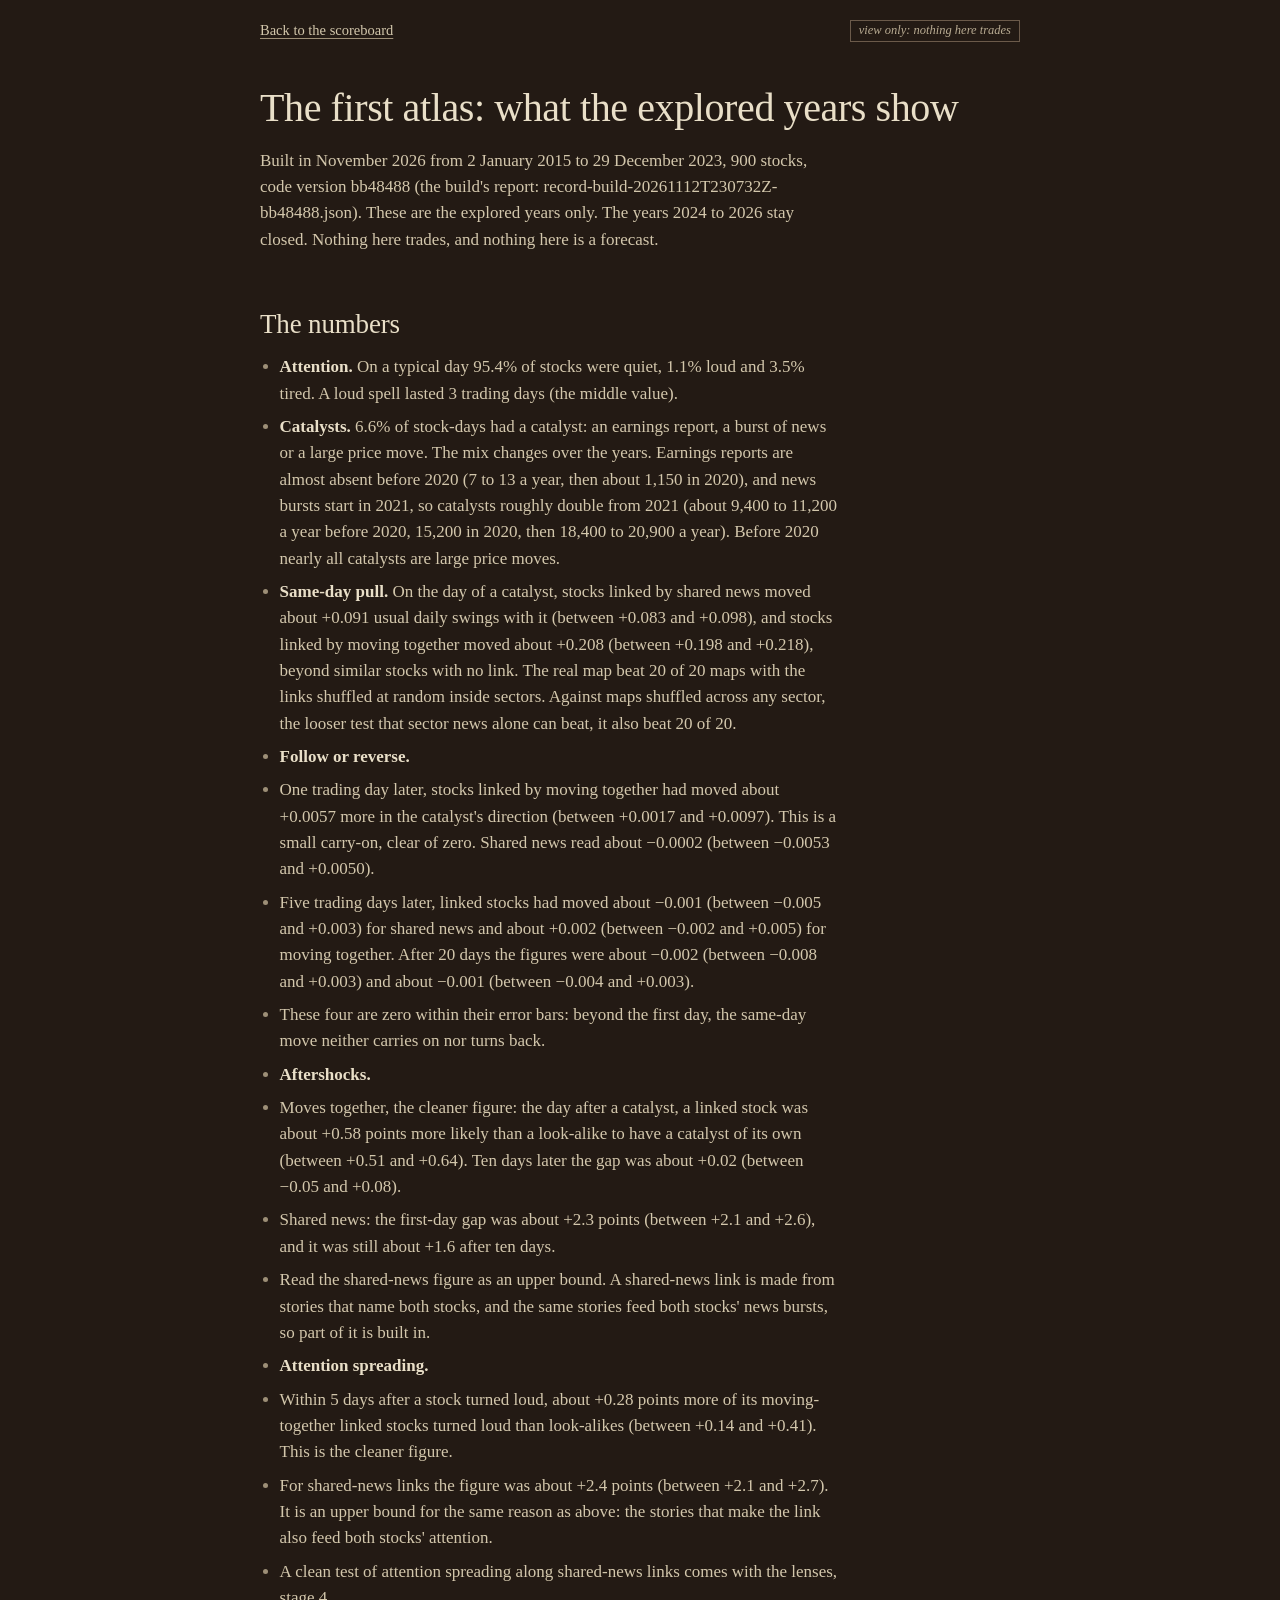
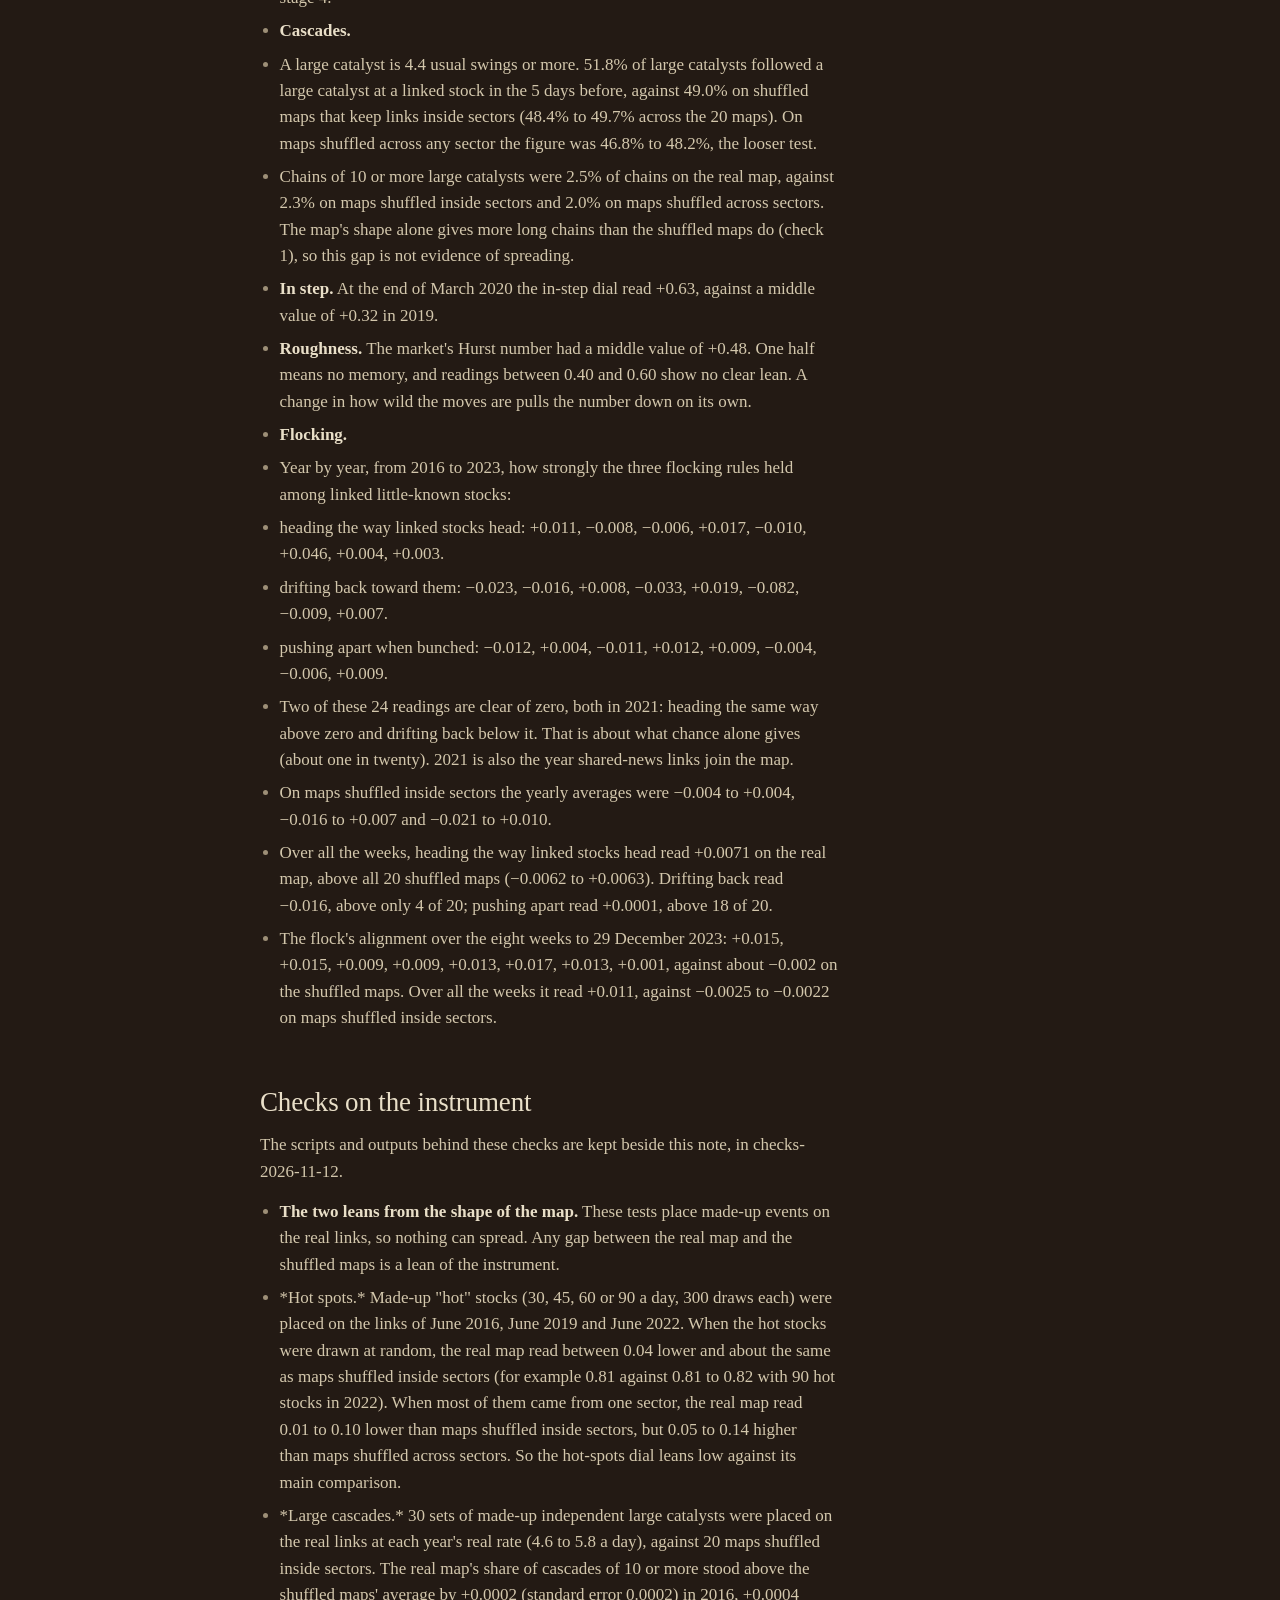
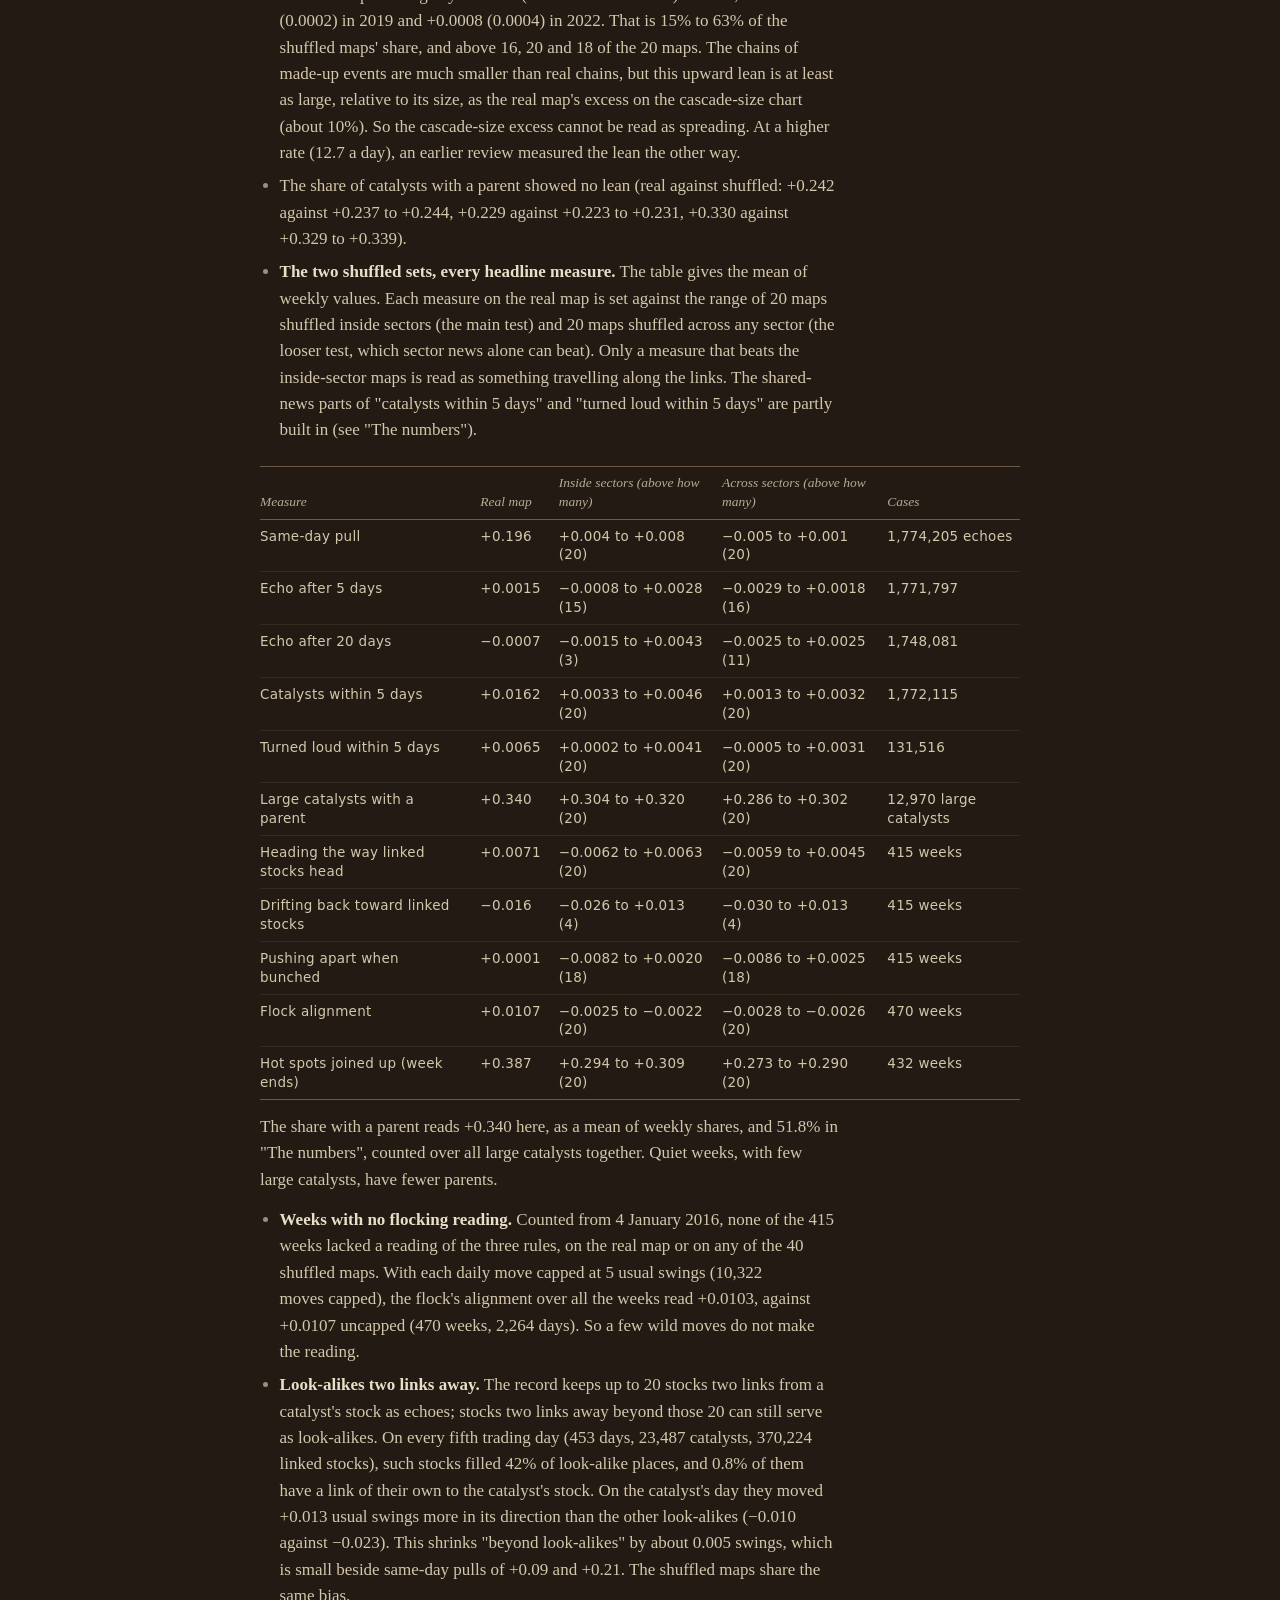
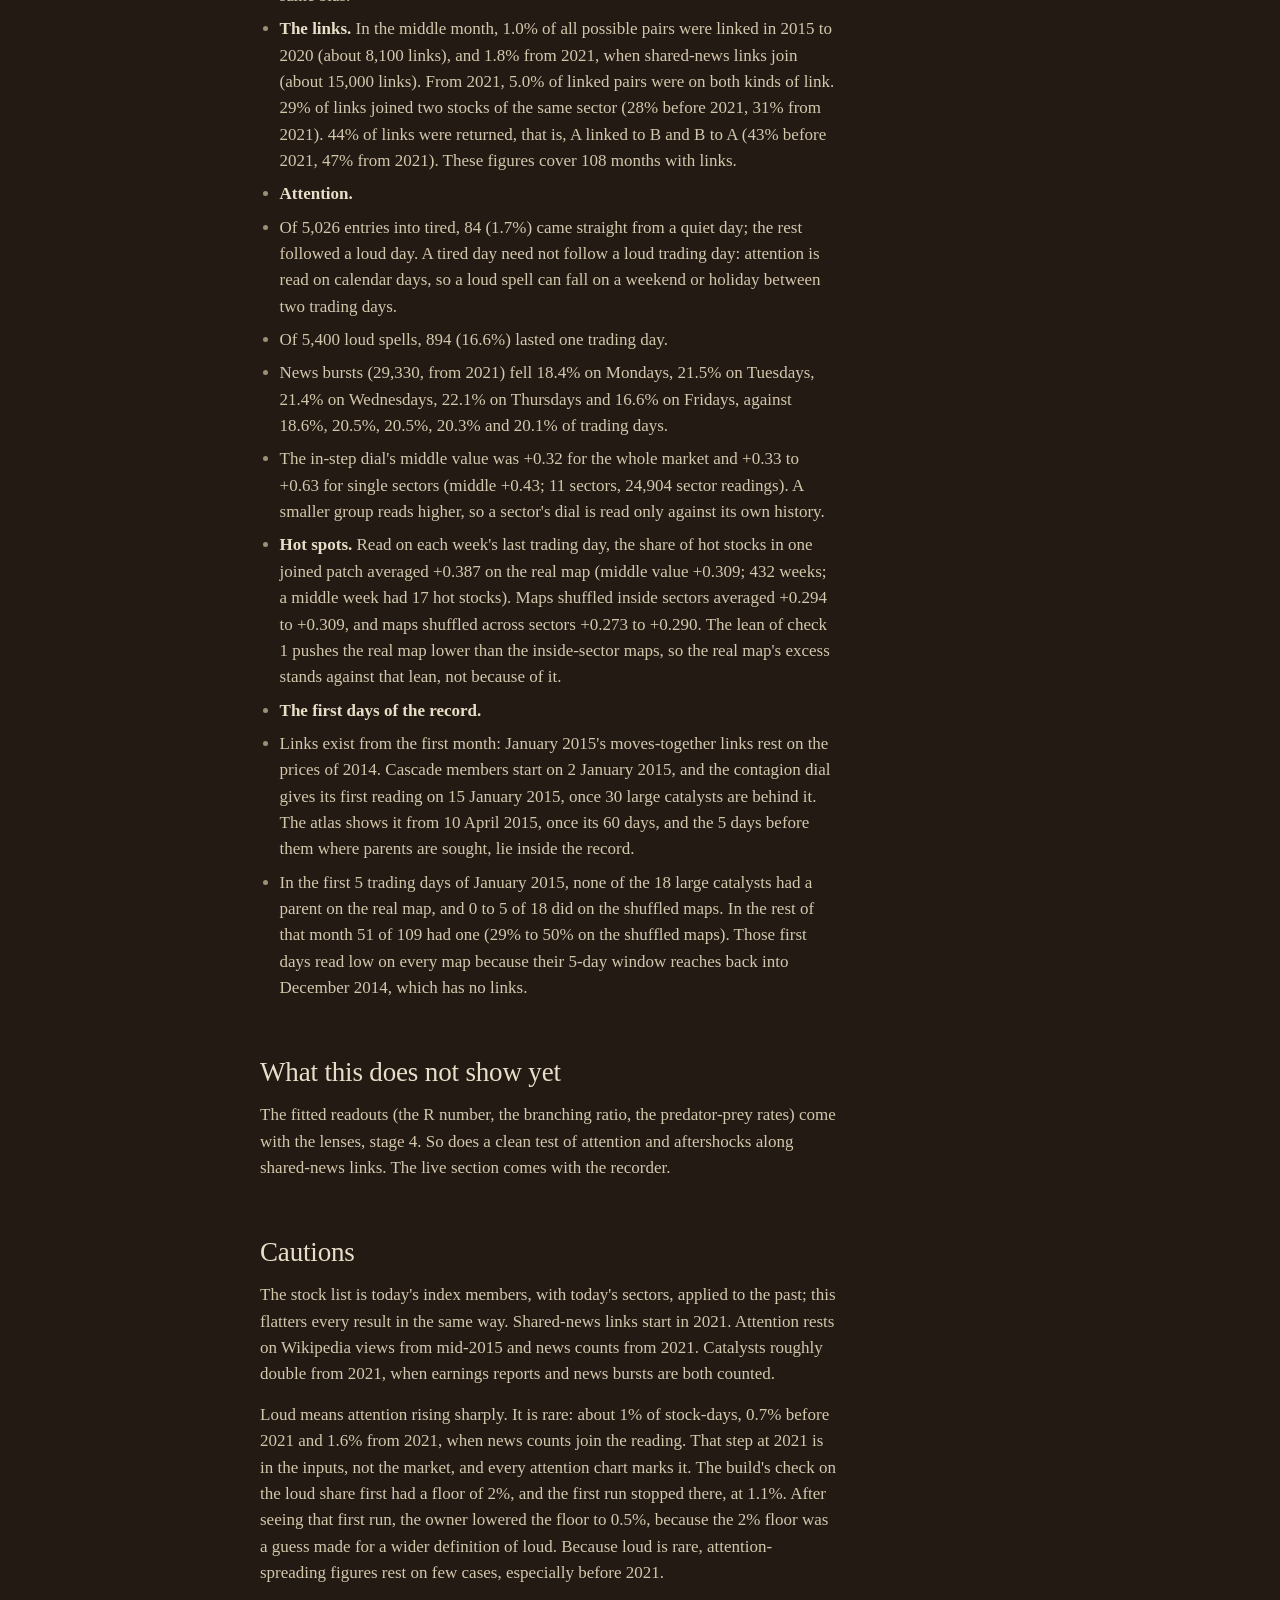
<file: map-report.html>
<!doctype html>
<html lang="en">
<head>
<meta charset="utf-8">
<meta name="viewport" content="width=device-width, initial-scale=1">
<title>The history test</title>
<link rel="icon" href="favicon.png">
<link rel="stylesheet" href="world.css">
</head>
<body>
<header class="report-head"><nav class="report-back" aria-label="Pages"><a href="lanes.html#scoreboard">Back to the scoreboard</a></nav><p class="badges"><span class="quietbadge">view only: nothing here trades</span></p></header>
<main class="report">
<h1>The first atlas: what the explored years show</h1>
<p>Built in November 2026 from 2 January 2015 to 29 December 2023, 900 stocks, code version bb48488 (the build&#x27;s report: record-build-20261112T230732Z-bb48488.json). These are the explored years only. The years 2024 to 2026 stay closed. Nothing here trades, and nothing here is a forecast.</p>
<h2>The numbers</h2>
<ul><li><strong>Attention.</strong> On a typical day 95.4% of stocks were quiet, 1.1% loud and 3.5% tired. A loud spell lasted 3 trading days (the middle value).</li><li><strong>Catalysts.</strong> 6.6% of stock-days had a catalyst: an earnings report, a burst of news or a large price move. The mix changes over the years. Earnings reports are almost absent before 2020 (7 to 13 a year, then about 1,150 in 2020), and news bursts start in 2021, so catalysts roughly double from 2021 (about 9,400 to 11,200 a year before 2020, 15,200 in 2020, then 18,400 to 20,900 a year). Before 2020 nearly all catalysts are large price moves.</li><li><strong>Same-day pull.</strong> On the day of a catalyst, stocks linked by shared news moved about +0.091 usual daily swings with it (between +0.083 and +0.098), and stocks linked by moving together moved about +0.208 (between +0.198 and +0.218), beyond similar stocks with no link. The real map beat 20 of 20 maps with the links shuffled at random inside sectors. Against maps shuffled across any sector, the looser test that sector news alone can beat, it also beat 20 of 20.</li><li><strong>Follow or reverse.</strong></li><li>One trading day later, stocks linked by moving together had moved about +0.0057 more in the catalyst&#x27;s direction (between +0.0017 and +0.0097). This is a small carry-on, clear of zero. Shared news read about −0.0002 (between −0.0053 and +0.0050).</li><li>Five trading days later, linked stocks had moved about −0.001 (between −0.005 and +0.003) for shared news and about +0.002 (between −0.002 and +0.005) for moving together. After 20 days the figures were about −0.002 (between −0.008 and +0.003) and about −0.001 (between −0.004 and +0.003).</li><li>These four are zero within their error bars: beyond the first day, the same-day move neither carries on nor turns back.</li><li><strong>Aftershocks.</strong></li><li>Moves together, the cleaner figure: the day after a catalyst, a linked stock was about +0.58 points more likely than a look-alike to have a catalyst of its own (between +0.51 and +0.64). Ten days later the gap was about +0.02 (between −0.05 and +0.08).</li><li>Shared news: the first-day gap was about +2.3 points (between +2.1 and +2.6), and it was still about +1.6 after ten days.</li><li>Read the shared-news figure as an upper bound. A shared-news link is made from stories that name both stocks, and the same stories feed both stocks&#x27; news bursts, so part of it is built in.</li><li><strong>Attention spreading.</strong></li><li>Within 5 days after a stock turned loud, about +0.28 points more of its moving-together linked stocks turned loud than look-alikes (between +0.14 and +0.41). This is the cleaner figure.</li><li>For shared-news links the figure was about +2.4 points (between +2.1 and +2.7). It is an upper bound for the same reason as above: the stories that make the link also feed both stocks&#x27; attention.</li><li>A clean test of attention spreading along shared-news links comes with the lenses, stage 4.</li><li><strong>Cascades.</strong></li><li>A large catalyst is 4.4 usual swings or more. 51.8% of large catalysts followed a large catalyst at a linked stock in the 5 days before, against 49.0% on shuffled maps that keep links inside sectors (48.4% to 49.7% across the 20 maps). On maps shuffled across any sector the figure was 46.8% to 48.2%, the looser test.</li><li>Chains of 10 or more large catalysts were 2.5% of chains on the real map, against 2.3% on maps shuffled inside sectors and 2.0% on maps shuffled across sectors. The map&#x27;s shape alone gives more long chains than the shuffled maps do (check 1), so this gap is not evidence of spreading.</li><li><strong>In step.</strong> At the end of March 2020 the in-step dial read +0.63, against a middle value of +0.32 in 2019.</li><li><strong>Roughness.</strong> The market&#x27;s Hurst number had a middle value of +0.48. One half means no memory, and readings between 0.40 and 0.60 show no clear lean. A change in how wild the moves are pulls the number down on its own.</li><li><strong>Flocking.</strong></li><li>Year by year, from 2016 to 2023, how strongly the three flocking rules held among linked little-known stocks:</li><li>heading the way linked stocks head: +0.011, −0.008, −0.006, +0.017, −0.010, +0.046, +0.004, +0.003.</li><li>drifting back toward them: −0.023, −0.016, +0.008, −0.033, +0.019, −0.082, −0.009, +0.007.</li><li>pushing apart when bunched: −0.012, +0.004, −0.011, +0.012, +0.009, −0.004, −0.006, +0.009.</li><li>Two of these 24 readings are clear of zero, both in 2021: heading the same way above zero and drifting back below it. That is about what chance alone gives (about one in twenty). 2021 is also the year shared-news links join the map.</li><li>On maps shuffled inside sectors the yearly averages were −0.004 to +0.004, −0.016 to +0.007 and −0.021 to +0.010.</li><li>Over all the weeks, heading the way linked stocks head read +0.0071 on the real map, above all 20 shuffled maps (−0.0062 to +0.0063). Drifting back read −0.016, above only 4 of 20; pushing apart read +0.0001, above 18 of 20.</li><li>The flock&#x27;s alignment over the eight weeks to 29 December 2023: +0.015, +0.015, +0.009, +0.009, +0.013, +0.017, +0.013, +0.001, against about −0.002 on the shuffled maps. Over all the weeks it read +0.011, against −0.0025 to −0.0022 on maps shuffled inside sectors.</li></ul>
<h2>Checks on the instrument</h2>
<p>The scripts and outputs behind these checks are kept beside this note, in checks-2026-11-12.</p>
<ul><li><strong>The two leans from the shape of the map.</strong> These tests place made-up events on the real links, so nothing can spread. Any gap between the real map and the shuffled maps is a lean of the instrument.</li><li>*Hot spots.* Made-up &quot;hot&quot; stocks (30, 45, 60 or 90 a day, 300 draws each) were placed on the links of June 2016, June 2019 and June 2022. When the hot stocks were drawn at random, the real map read between 0.04 lower and about the same as maps shuffled inside sectors (for example 0.81 against 0.81 to 0.82 with 90 hot stocks in 2022). When most of them came from one sector, the real map read 0.01 to 0.10 lower than maps shuffled inside sectors, but 0.05 to 0.14 higher than maps shuffled across sectors. So the hot-spots dial leans low against its main comparison.</li><li>*Large cascades.* 30 sets of made-up independent large catalysts were placed on the real links at each year&#x27;s real rate (4.6 to 5.8 a day), against 20 maps shuffled inside sectors. The real map&#x27;s share of cascades of 10 or more stood above the shuffled maps&#x27; average by +0.0002 (standard error 0.0002) in 2016, +0.0004 (0.0002) in 2019 and +0.0008 (0.0004) in 2022. That is 15% to 63% of the shuffled maps&#x27; share, and above 16, 20 and 18 of the 20 maps. The chains of made-up events are much smaller than real chains, but this upward lean is at least as large, relative to its size, as the real map&#x27;s excess on the cascade-size chart (about 10%). So the cascade-size excess cannot be read as spreading. At a higher rate (12.7 a day), an earlier review measured the lean the other way.</li><li>The share of catalysts with a parent showed no lean (real against shuffled: +0.242 against +0.237 to +0.244, +0.229 against +0.223 to +0.231, +0.330 against +0.329 to +0.339).</li><li><strong>The two shuffled sets, every headline measure.</strong> The table gives the mean of weekly values. Each measure on the real map is set against the range of 20 maps shuffled inside sectors (the main test) and 20 maps shuffled across any sector (the looser test, which sector news alone can beat). Only a measure that beats the inside-sector maps is read as something travelling along the links. The shared-news parts of &quot;catalysts within 5 days&quot; and &quot;turned loud within 5 days&quot; are partly built in (see &quot;The numbers&quot;).</li></ul>
<div class="report-table" role="region" tabindex="0" aria-label="Table 1: Checks on the instrument"><table><thead><tr><th scope="col">Measure</th><th scope="col">Real map</th><th scope="col">Inside sectors (above how many)</th><th scope="col">Across sectors (above how many)</th><th scope="col">Cases</th></tr></thead><tbody><tr><td>Same-day pull</td><td>+0.196</td><td>+0.004 to +0.008 (20)</td><td>−0.005 to +0.001 (20)</td><td>1,774,205 echoes</td></tr><tr><td>Echo after 5 days</td><td>+0.0015</td><td>−0.0008 to +0.0028 (15)</td><td>−0.0029 to +0.0018 (16)</td><td>1,771,797</td></tr><tr><td>Echo after 20 days</td><td>−0.0007</td><td>−0.0015 to +0.0043 (3)</td><td>−0.0025 to +0.0025 (11)</td><td>1,748,081</td></tr><tr><td>Catalysts within 5 days</td><td>+0.0162</td><td>+0.0033 to +0.0046 (20)</td><td>+0.0013 to +0.0032 (20)</td><td>1,772,115</td></tr><tr><td>Turned loud within 5 days</td><td>+0.0065</td><td>+0.0002 to +0.0041 (20)</td><td>−0.0005 to +0.0031 (20)</td><td>131,516</td></tr><tr><td>Large catalysts with a parent</td><td>+0.340</td><td>+0.304 to +0.320 (20)</td><td>+0.286 to +0.302 (20)</td><td>12,970 large catalysts</td></tr><tr><td>Heading the way linked stocks head</td><td>+0.0071</td><td>−0.0062 to +0.0063 (20)</td><td>−0.0059 to +0.0045 (20)</td><td>415 weeks</td></tr><tr><td>Drifting back toward linked stocks</td><td>−0.016</td><td>−0.026 to +0.013 (4)</td><td>−0.030 to +0.013 (4)</td><td>415 weeks</td></tr><tr><td>Pushing apart when bunched</td><td>+0.0001</td><td>−0.0082 to +0.0020 (18)</td><td>−0.0086 to +0.0025 (18)</td><td>415 weeks</td></tr><tr><td>Flock alignment</td><td>+0.0107</td><td>−0.0025 to −0.0022 (20)</td><td>−0.0028 to −0.0026 (20)</td><td>470 weeks</td></tr><tr><td>Hot spots joined up (week ends)</td><td>+0.387</td><td>+0.294 to +0.309 (20)</td><td>+0.273 to +0.290 (20)</td><td>432 weeks</td></tr></tbody></table></div>
<p>The share with a parent reads +0.340 here, as a mean of weekly shares, and 51.8% in &quot;The numbers&quot;, counted over all large catalysts together. Quiet weeks, with few large catalysts, have fewer parents.</p>
<ul><li><strong>Weeks with no flocking reading.</strong> Counted from 4 January 2016, none of the 415 weeks lacked a reading of the three rules, on the real map or on any of the 40 shuffled maps. With each daily move capped at 5 usual swings (10,322 moves capped), the flock&#x27;s alignment over all the weeks read +0.0103, against +0.0107 uncapped (470 weeks, 2,264 days). So a few wild moves do not make the reading.</li><li><strong>Look-alikes two links away.</strong> The record keeps up to 20 stocks two links from a catalyst&#x27;s stock as echoes; stocks two links away beyond those 20 can still serve as look-alikes. On every fifth trading day (453 days, 23,487 catalysts, 370,224 linked stocks), such stocks filled 42% of look-alike places, and 0.8% of them have a link of their own to the catalyst&#x27;s stock. On the catalyst&#x27;s day they moved +0.013 usual swings more in its direction than the other look-alikes (−0.010 against −0.023). This shrinks &quot;beyond look-alikes&quot; by about 0.005 swings, which is small beside same-day pulls of +0.09 and +0.21. The shuffled maps share the same bias.</li><li><strong>The links.</strong> In the middle month, 1.0% of all possible pairs were linked in 2015 to 2020 (about 8,100 links), and 1.8% from 2021, when shared-news links join (about 15,000 links). From 2021, 5.0% of linked pairs were on both kinds of link. 29% of links joined two stocks of the same sector (28% before 2021, 31% from 2021). 44% of links were returned, that is, A linked to B and B to A (43% before 2021, 47% from 2021). These figures cover 108 months with links.</li><li><strong>Attention.</strong></li><li>Of 5,026 entries into tired, 84 (1.7%) came straight from a quiet day; the rest followed a loud day. A tired day need not follow a loud trading day: attention is read on calendar days, so a loud spell can fall on a weekend or holiday between two trading days.</li><li>Of 5,400 loud spells, 894 (16.6%) lasted one trading day.</li><li>News bursts (29,330, from 2021) fell 18.4% on Mondays, 21.5% on Tuesdays, 21.4% on Wednesdays, 22.1% on Thursdays and 16.6% on Fridays, against 18.6%, 20.5%, 20.5%, 20.3% and 20.1% of trading days.</li><li>The in-step dial&#x27;s middle value was +0.32 for the whole market and +0.33 to +0.63 for single sectors (middle +0.43; 11 sectors, 24,904 sector readings). A smaller group reads higher, so a sector&#x27;s dial is read only against its own history.</li><li><strong>Hot spots.</strong> Read on each week&#x27;s last trading day, the share of hot stocks in one joined patch averaged +0.387 on the real map (middle value +0.309; 432 weeks; a middle week had 17 hot stocks). Maps shuffled inside sectors averaged +0.294 to +0.309, and maps shuffled across sectors +0.273 to +0.290. The lean of check 1 pushes the real map lower than the inside-sector maps, so the real map&#x27;s excess stands against that lean, not because of it.</li><li><strong>The first days of the record.</strong></li><li>Links exist from the first month: January 2015&#x27;s moves-together links rest on the prices of 2014. Cascade members start on 2 January 2015, and the contagion dial gives its first reading on 15 January 2015, once 30 large catalysts are behind it. The atlas shows it from 10 April 2015, once its 60 days, and the 5 days before them where parents are sought, lie inside the record.</li><li>In the first 5 trading days of January 2015, none of the 18 large catalysts had a parent on the real map, and 0 to 5 of 18 did on the shuffled maps. In the rest of that month 51 of 109 had one (29% to 50% on the shuffled maps). Those first days read low on every map because their 5-day window reaches back into December 2014, which has no links.</li></ul>
<h2>What this does not show yet</h2>
<p>The fitted readouts (the R number, the branching ratio, the predator-prey rates) come with the lenses, stage 4. So does a clean test of attention and aftershocks along shared-news links. The live section comes with the recorder.</p>
<h2>Cautions</h2>
<p>The stock list is today&#x27;s index members, with today&#x27;s sectors, applied to the past; this flatters every result in the same way. Shared-news links start in 2021. Attention rests on Wikipedia views from mid-2015 and news counts from 2021. Catalysts roughly double from 2021, when earnings reports and news bursts are both counted.</p>
<p>Loud means attention rising sharply. It is rare: about 1% of stock-days, 0.7% before 2021 and 1.6% from 2021, when news counts join the reading. That step at 2021 is in the inputs, not the market, and every attention chart marks it. The build&#x27;s check on the loud share first had a floor of 2%, and the first run stopped there, at 1.1%. After seeing that first run, the owner lowered the floor to 0.5%, because the 2% floor was a guess made for a wider definition of loud. Because loud is rare, attention-spreading figures rest on few cases, especially before 2021.</p>
</main>
</body>
</html>
</file>
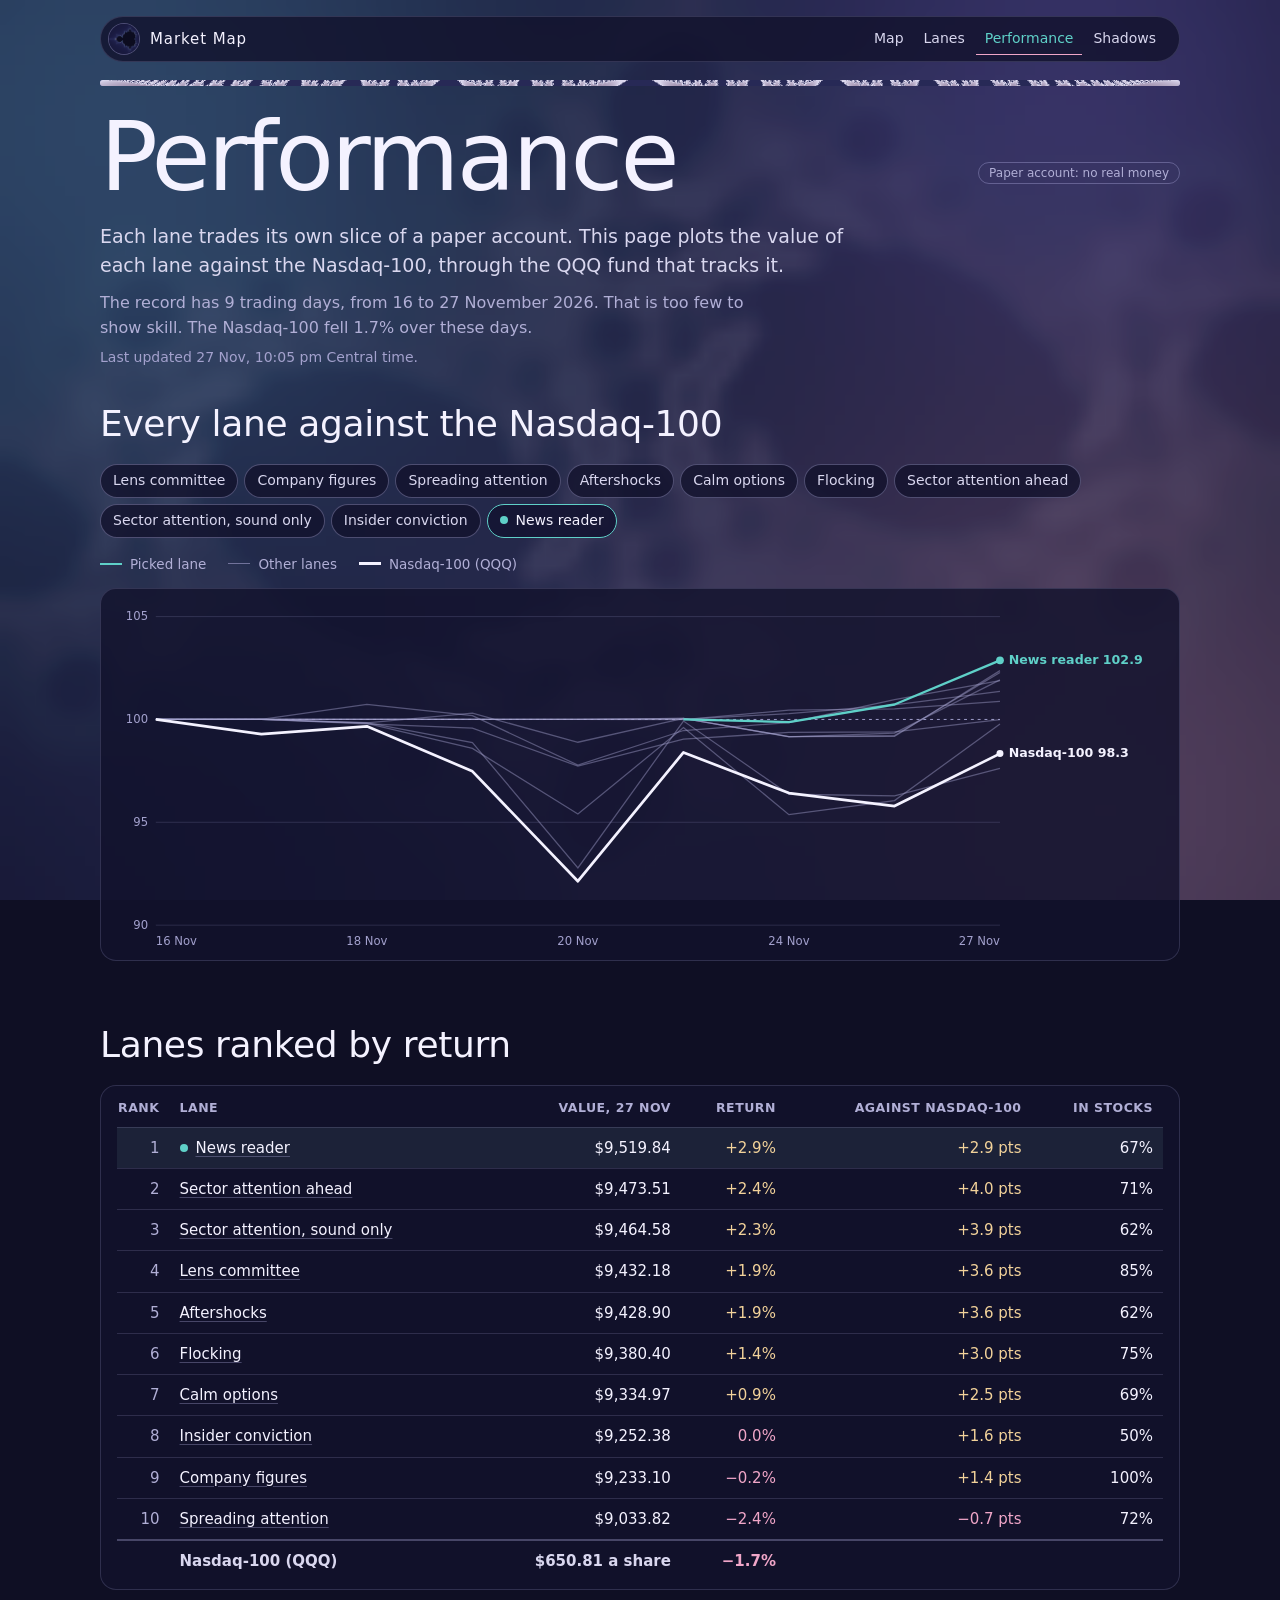
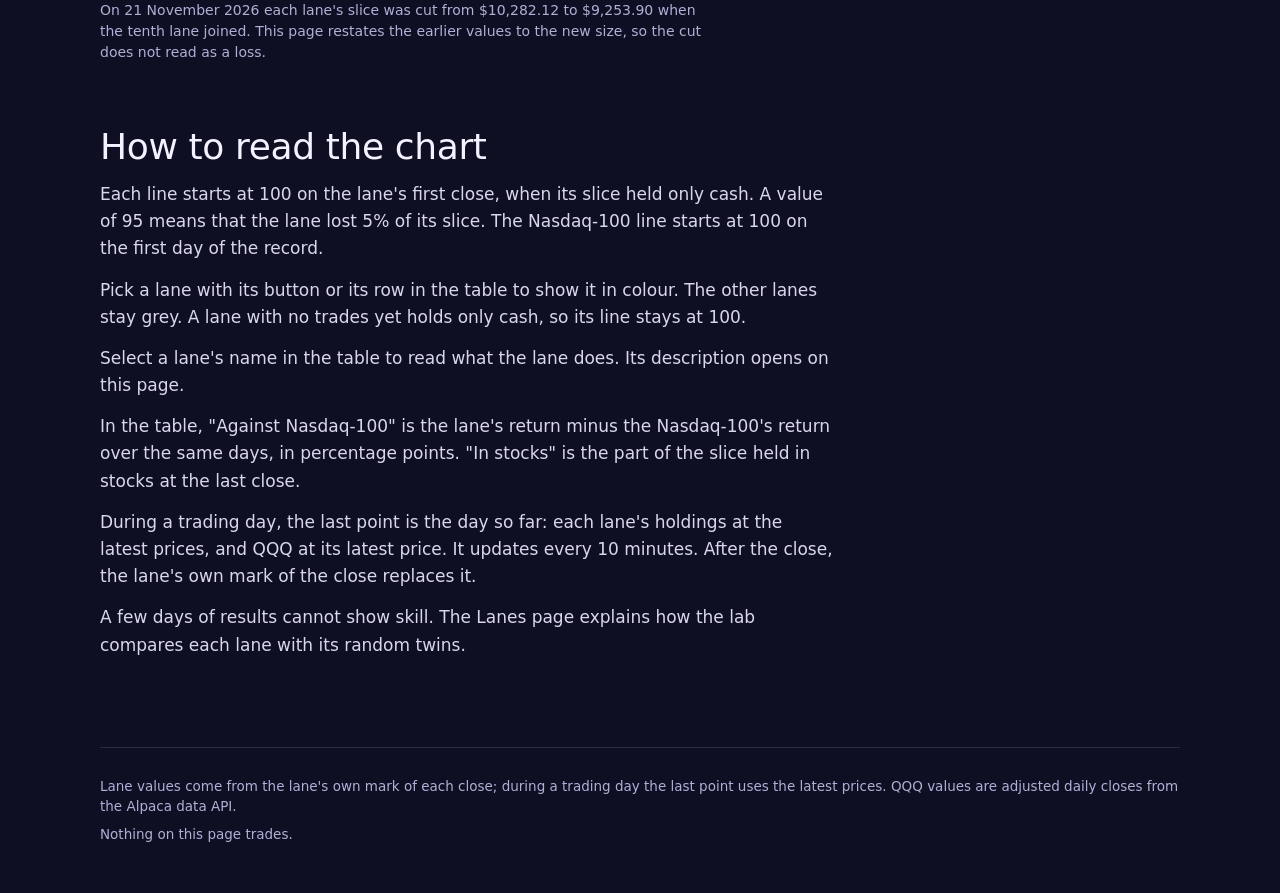
<file: performance.html>
<!doctype html>
<html lang="en" data-scheme-default="mist">
<head>
<meta charset="utf-8">
<meta name="viewport" content="width=device-width, initial-scale=1, viewport-fit=cover">
<title>Performance</title>
<link rel="icon" href="favicon.png">
<link rel="stylesheet" href="site.css">
</head>
<body class="lanes-page perf-page">
<canvas class="page-ground" data-fractal="scene" aria-hidden="true"></canvas>
<a class="skip" href="#perf-main">Skip to the chart</a>
<div class="lanes-wrap">
  <header>
    <div class="site-bar lanes-bar">
      <a class="site-mark" href="./"><canvas data-fractal="mandel" aria-hidden="true"></canvas>Market Map</a>
      <nav class="site-nav" aria-label="Pages">
        <a href="map.html">Map</a>
        <a href="lanes.html">Lanes</a>
        <a href="performance.html" aria-current="page">Performance</a>
        <a href="shadows.html">Shadows</a>
      </nav>
    </div>
    <canvas class="perf-rule" data-fractal="rule" aria-hidden="true"></canvas>
    <div class="lanes-head">
      <h1>Performance</h1>
      <p class="badges">
        <span class="quietbadge">Paper account: no real money</span>
        <span class="quietbadge" id="perf-fixture" hidden>Test copy of the record, not the live file</span>
      </p>
    </div>
    <p class="lanes-lede">Each lane trades its own slice of a paper account. This page plots the value of each lane against the Nasdaq-100, through the QQQ fund that tracks it.</p>
    <p class="perf-facts" id="perf-facts" hidden></p>
    <p class="perf-updated" id="perf-updated" hidden></p>
  </header>

  <main class="perf-main" id="perf-main" tabindex="-1">
    <p class="state" id="perf-state">Reading the performance file…</p>
    <noscript><p class="state">The chart and the table need JavaScript.</p></noscript>

    <section id="perf-lanes" aria-labelledby="perf-lanes-title" hidden>
      <h2 id="perf-lanes-title">Every lane against the Nasdaq-100</h2>
      <div class="pf-chips" id="perf-chips" role="group" aria-label="Pick a lane"></div>
      <ul class="perf-key" aria-label="What the lines mean">
        <li><i class="perf-sw perf-sw-lane" aria-hidden="true"></i>Picked lane</li>
        <li><i class="perf-sw perf-sw-faint" aria-hidden="true"></i>Other lanes</li>
        <li id="perf-key-ndx"><i class="perf-sw perf-sw-ndx" aria-hidden="true"></i>Nasdaq-100 (QQQ)</li>
      </ul>
      <p class="vh" id="perf-picked" aria-live="polite"></p>
      <div class="perf-chart" id="perf-chart"></div>
      <p class="perf-note" id="perf-note" hidden></p>
    </section>

    <section id="perf-rank" aria-labelledby="perf-rank-title" hidden>
      <h2 id="perf-rank-title">Lanes ranked by return</h2>
      <div class="perf-table-box" tabindex="0" role="region" aria-labelledby="perf-rank-title">
        <table class="perf-table">
          <thead>
            <tr><th scope="col">Rank</th><th scope="col">Lane</th><th scope="col" id="perf-value-head">Value</th><th scope="col">Return</th><th scope="col">Against Nasdaq-100</th><th scope="col">In stocks</th></tr>
          </thead>
          <tbody id="perf-rows"></tbody>
          <tfoot id="perf-foot"></tfoot>
        </table>
      </div>
      <p class="perf-note" id="perf-resplit" hidden></p>
    </section>

    <section id="perf-read" aria-labelledby="perf-read-title">
      <h2 id="perf-read-title">How to read the chart</h2>
      <div class="prose">
        <p>Each line starts at 100 on the lane's first close, when its slice held only cash. A value of 95 means that the lane lost 5% of its slice. The Nasdaq-100 line starts at 100 on the first day of the record.</p>
        <p>Pick a lane with its button or its row in the table to show it in colour. The other lanes stay grey. A lane with no trades yet holds only cash, so its line stays at 100.</p>
        <p>Select a lane's name in the table to read what the lane does. Its description opens on this page.</p>
        <p>In the table, "Against Nasdaq-100" is the lane's return minus the Nasdaq-100's return over the same days, in percentage points. "In stocks" is the part of the slice held in stocks at the last close.</p>
        <p>During a trading day, the last point is the day so far: each lane's holdings at the latest prices, and QQQ at its latest price. It updates every 10 minutes. After the close, the lane's own mark of the close replaces it.</p>
        <p>A few days of results cannot show skill. The Lanes page explains how the lab compares each lane with its random twins.</p>
      </div>
    </section>
  </main>

  <dialog class="pf-dialog" id="perf-about" aria-labelledby="perf-about-title">
    <div class="pf-dialog-head">
      <h2 id="perf-about-title">Lane</h2>
      <button type="button" class="textbutton pf-close" id="perf-about-close">Close</button>
    </div>
    <div class="pf-dialog-body" id="perf-about-body"></div>
  </dialog>

  <footer class="lanes-foot">
    <span>Lane values come from the lane's own mark of each close; during a trading day the last point uses the latest prices. QQQ values are adjusted daily closes from the Alpaca data API.</span>
    <span>Nothing on this page trades.</span>
  </footer>
</div>
<script src="world.js"></script>
<script src="fractal.js"></script>
<script src="performance.js"></script>
</body>
</html>
</file>
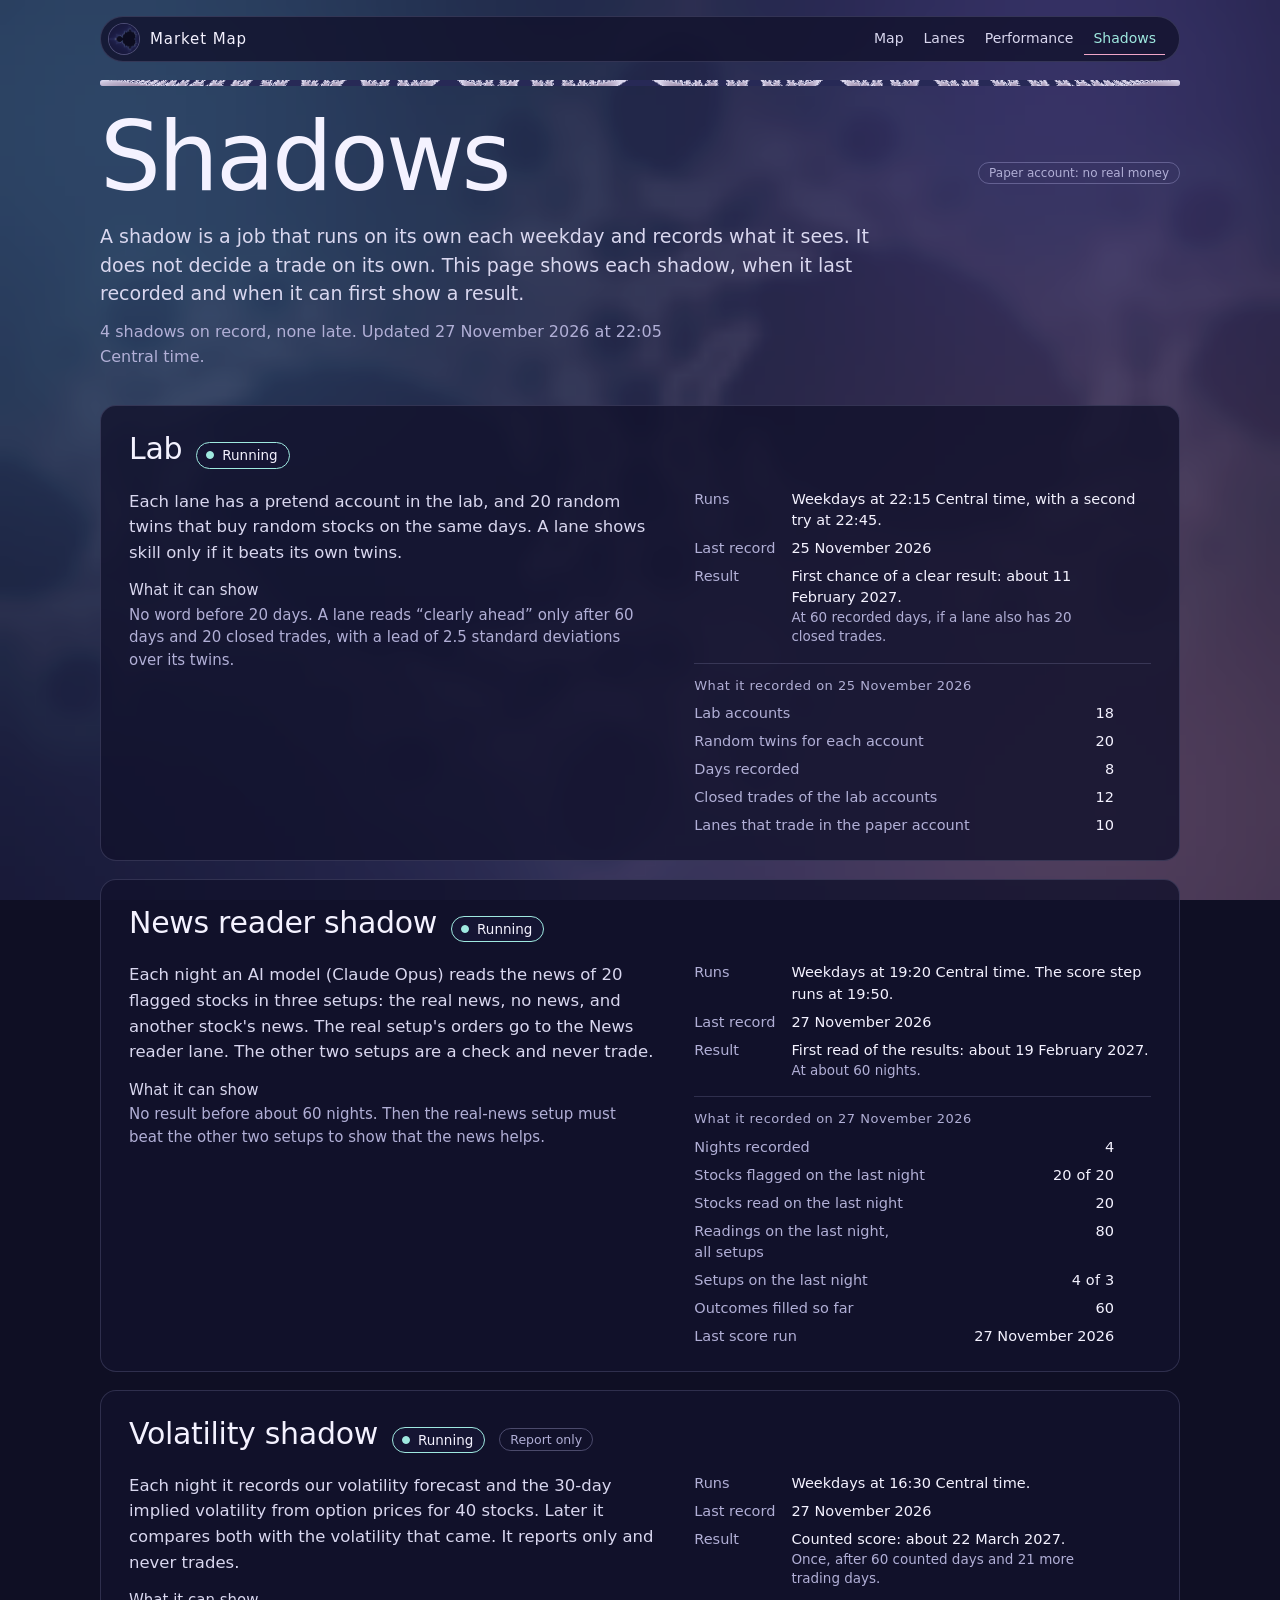
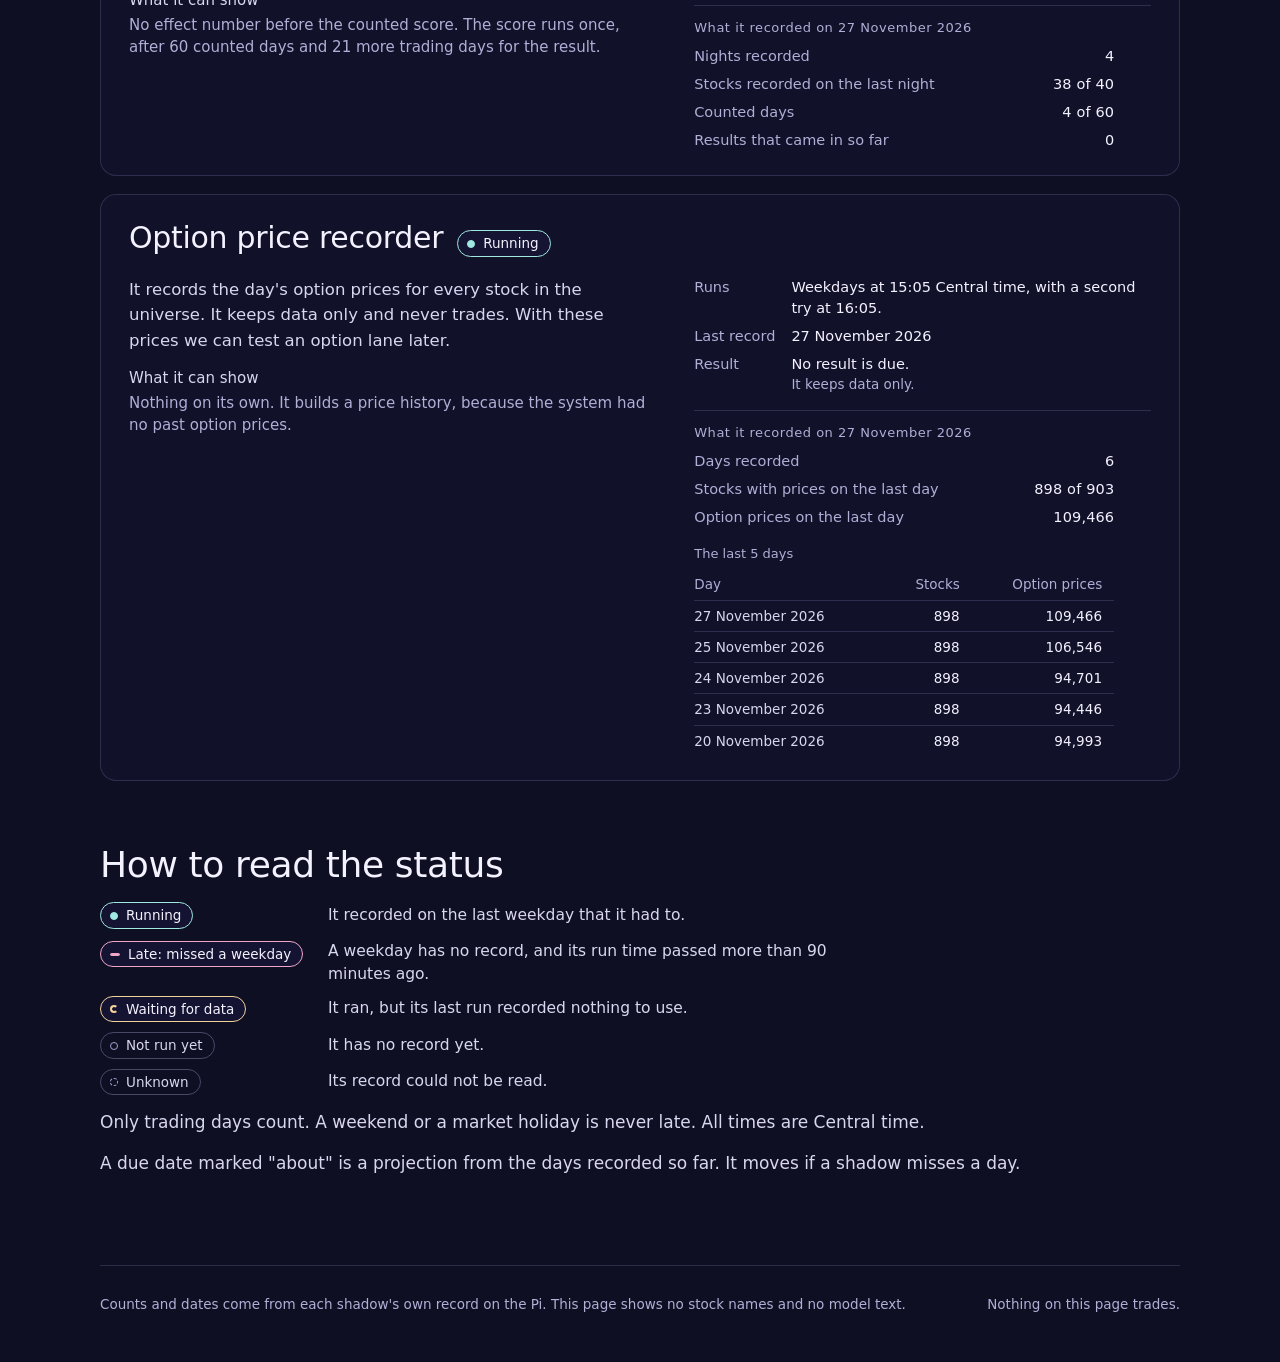
<file: shadows.html>
<!doctype html>
<html lang="en" data-scheme-default="mist">
<head>
<meta charset="utf-8">
<meta name="viewport" content="width=device-width, initial-scale=1, viewport-fit=cover">
<title>Shadows</title>
<link rel="icon" href="favicon.png">
<link rel="stylesheet" href="site.css">
<link rel="stylesheet" href="shadows.css">
</head>
<body class="lanes-page sh-page">
<canvas class="page-ground" data-fractal="scene" aria-hidden="true"></canvas>
<a class="skip" href="#sh-main">Skip to the shadows</a>
<div class="lanes-wrap">
  <header>
    <div class="site-bar lanes-bar">
      <a class="site-mark" href="./"><canvas data-fractal="mandel" aria-hidden="true"></canvas>Market Map</a>
      <nav class="site-nav" aria-label="Pages">
        <a href="map.html">Map</a>
        <a href="lanes.html">Lanes</a>
        <a href="performance.html">Performance</a>
        <a href="shadows.html" aria-current="page">Shadows</a>
      </nav>
    </div>
    <canvas class="perf-rule" data-fractal="rule" aria-hidden="true"></canvas>
    <div class="lanes-head">
      <h1>Shadows</h1>
      <p class="badges">
        <span class="quietbadge">Paper account: no real money</span>
        <span class="quietbadge" id="sh-fixture" hidden>Test copy, not the live file</span>
      </p>
    </div>
    <p class="lanes-lede">A shadow is a job that runs on its own each weekday and records what it sees. It does not decide a trade on its own. This page shows each shadow, when it last recorded and when it can first show a result.</p>
    <p class="perf-facts" id="sh-facts" hidden></p>
  </header>

  <main class="perf-main" id="sh-main" tabindex="-1">
    <p class="state" id="sh-state">Reading the shadows file…</p>
    <noscript><p class="state">The list of shadows needs JavaScript.</p></noscript>

    <section id="sh-items" aria-labelledby="sh-items-title" hidden>
      <h2 id="sh-items-title" class="vh">The shadows</h2>
      <ol class="sh-list" id="sh-list"></ol>
    </section>

    <section id="sh-read" aria-labelledby="sh-read-title">
      <h2 id="sh-read-title">How to read the status</h2>
      <dl class="sh-key">
        <div><dt><span class="sh-status" data-status="running">Running</span></dt><dd>It recorded on the last weekday that it had to.</dd></div>
        <div><dt><span class="sh-status" data-status="late">Late: missed a weekday</span></dt><dd>A weekday has no record, and its run time passed more than 90 minutes ago.</dd></div>
        <div><dt><span class="sh-status" data-status="waiting">Waiting for data</span></dt><dd>It ran, but its last run recorded nothing to use.</dd></div>
        <div><dt><span class="sh-status" data-status="not_run">Not run yet</span></dt><dd>It has no record yet.</dd></div>
        <div><dt><span class="sh-status" data-status="unknown">Unknown</span></dt><dd>Its record could not be read.</dd></div>
      </dl>
      <div class="prose">
        <p>Only trading days count. A weekend or a market holiday is never late. All times are Central time.</p>
        <p>A due date marked "about" is a projection from the days recorded so far. It moves if a shadow misses a day.</p>
      </div>
    </section>
  </main>

  <footer class="lanes-foot">
    <span>Counts and dates come from each shadow's own record on the Pi. This page shows no stock names and no model text.</span>
    <span>Nothing on this page trades.</span>
  </footer>
</div>
<script src="world.js"></script>
<script src="fractal.js"></script>
<script src="shadows.js"></script>
</body>
</html>
</file>
<file: world.css>
/* world.css: the Market Map's shared stylesheet. The colour and face tokens, and the base styles every page uses.
   Text takes the bones only: --ash and --amethyst fall below 4.5:1 on peat, so they mark and never write. */

/* tokens:start */
:root {
  --peat: #231a14;
  --peat-deep: #1c140f;
  --humus: #2e231b;
  --bone: #e9dfc8;
  --bone-2: #d3c7ac;
  --bone-3: #b8ab92;
  --bone-4: #9d8f77;
  --chanterelle: #f2a03d;
  --amethyst: #7d5ba6;
  --moss: #6f8f4e;
  --ash: #6b5a4a;
  --serif: "Iowan Old Style","Palatino Linotype",Palatino,"Book Antiqua","URW Palladio L",P052,"TeX Gyre Pagella",Georgia,serif;
  --sans: "Gill Sans","Gill Sans MT",Seravek,"Segoe UI",system-ui,"Helvetica Neue","Liberation Sans",Arial,sans-serif;
}
/* tokens:end */

*, *::before, *::after { box-sizing: border-box; }

html {
  color-scheme: dark;
  background: var(--peat);
  accent-color: var(--bone-2);
  scrollbar-color: var(--ash) var(--humus);
  -webkit-text-size-adjust: 100%;
  text-size-adjust: 100%;
  -webkit-tap-highlight-color: transparent;
}
* { scrollbar-width: thin; }
::-webkit-scrollbar { width: 8px; height: 8px; background: var(--humus); }
::-webkit-scrollbar-thumb { background: var(--ash); border: 2px solid var(--humus); border-radius: 4px; }
@media (hover: hover) { ::-webkit-scrollbar-thumb:hover { background: var(--bone-4); } }
::-webkit-scrollbar-corner { background: var(--humus); }

/* Captions and prose are in the serif; the few figures are in the sans (.fig). */
body {
  margin: 0;
  background: var(--peat);
  color: var(--bone);
  font-family: var(--serif);
  font-size: 1rem;
  line-height: 1.5;
  caret-color: var(--bone);
  -webkit-font-smoothing: antialiased;
  text-rendering: optimizeLegibility;
}
h1, h2, h3, h4 { font-weight: 400; text-wrap: balance; }
p, li, dd, figcaption { text-wrap: pretty; }
button, input, select, textarea { font: inherit; color: inherit; }
::placeholder { color: var(--bone-4); opacity: 1; }

::selection { background: var(--ash); color: var(--bone); }
:focus-visible { outline: 1.5px solid var(--bone); outline-offset: 3px; }

/* Only an anchor that still has its address looks like a link. :where() keeps this at zero weight, so a class
   such as .textbutton on a link wins. */
:where(a:any-link) {
  color: var(--bone);
  text-decoration-line: underline;
  text-decoration-color: var(--bone-4);
  text-decoration-thickness: 1px;
  text-underline-offset: 3px;
}
@media (hover: hover) {
  :where(a:any-link):hover { text-decoration-color: var(--bone); }
}

/* The type voice: a figure set in the sans inside serif text, and a colony's name in spaced small caps. */
.fig {
  font-family: var(--sans);
  font-style: normal;
  font-size: .89em;
  letter-spacing: .02em;
  font-variant-numeric: lining-nums tabular-nums;
}
.colony {
  font-size: 12px;
  line-height: 1;
  letter-spacing: .14em;
  font-variant-caps: all-small-caps;
  font-feature-settings: "smcp", "c2sc";
  color: var(--bone-3);
  white-space: nowrap;
}

/* The world's buttons: a humus pill with a bone rim, made of the same stuff as the play button.
   A switch (aria-pressed) carries a ring that fills when it is on, so its state reads by form as well as by light. */
.textbutton {
  display: inline-flex;
  align-items: center;
  gap: 7px;
  min-height: 32px;
  margin: 0;
  padding: 6px 13px 4px;   /* the serif sits high in its line box; this centres it by eye */
  border: 1px solid var(--bone-4);
  border-radius: 999px;
  background: var(--humus);
  color: var(--bone-2);
  font-family: var(--serif);
  font-size: 14px;
  line-height: 1.2;
  text-decoration: none;
  white-space: nowrap;
  cursor: pointer;
}
@media (hover: hover) {
  .textbutton:hover { background: #3a2c22; border-color: var(--bone-3); color: var(--bone); }
}
.textbutton:active { background: var(--peat-deep); }
.textbutton[aria-pressed]::before {
  content: "";
  flex: none;
  width: 8px;
  height: 8px;
  border: 1.5px solid currentColor;
  border-radius: 50%;
}
.textbutton[aria-pressed="true"] { border-color: var(--bone); color: var(--bone); }
.textbutton[aria-pressed="true"]::before { background: currentColor; }
.textbutton:disabled, .textbutton[aria-disabled="true"] {
  background: transparent;
  border-color: var(--ash);
  color: var(--bone-4);
  cursor: default;
}
@media (pointer: coarse) {
  .textbutton { min-height: 44px; padding: 9px 16px 7px; }
}

/* A caption plate: a patch of bare peat cut into the field, the lead in italic bone. As a button it isolates. */
.plate {
  margin: 0;
  padding: 6px 9px 7px;
  background: var(--peat);
  color: var(--bone-2);
  font-size: 13.5px;
  line-height: 1.42;
}
.plate em { font-style: italic; color: var(--bone); }
button.plate { display: block; border: 0; border-radius: 0; text-align: left; cursor: pointer; }
@media (hover: hover) {
  button.plate:hover em {
    text-decoration-line: underline;
    text-decoration-color: var(--bone-4);
    text-underline-offset: 3px;
  }
}

/* A quiet label, such as made-up data or view only: a thin ash rim around italic text, on its own patch of peat. */
.quietbadge {
  display: inline-block;
  margin: 0;
  padding: 3px 8px 4px;
  border: 1px solid var(--ash);
  background: var(--peat);
  color: var(--bone-3);
  font-size: 12.5px;
  font-style: italic;
  line-height: 1;
}

/* Visually hidden, still read aloud. */
.vh {
  position: absolute !important;
  width: 1px;
  height: 1px;
  margin: -1px;
  padding: 0;
  border: 0;
  overflow: hidden;
  clip: rect(0 0 0 0);
  clip-path: inset(50%);
  white-space: nowrap;
}

/* Charts (charts.js). Every part of a chart is a class, and this sheet gives each its colour. Ink is bone on peat;
   chanterelle marks only what is live or moved with, amethyst what moved against. Nothing is written over a plot:
   series are named in a key above it, in text ink, and the key repeats each series' form. Sizes match charts.js. */
.mmc {
  display: block;
  max-width: 100%;
  height: auto;
  overflow: visible;
  color: var(--bone-3);
  font-family: var(--sans);
  font-size: 11px;
}
.mmc text { fill: var(--bone-4); font-family: var(--sans); font-size: 11px; letter-spacing: .02em; font-variant-numeric: lining-nums tabular-nums; }

/* The frame: a bone-4 baseline with its tick marks, hairline grid, and a firmer zero line. */
.mmc .axis { fill: none; stroke: var(--bone-4); stroke-width: 1; }
.mmc line.tick, .mmc path.tick { fill: none; stroke: var(--bone); stroke-opacity: .09; stroke-width: 1; }
.mmc .zero { fill: none; stroke: var(--bone-3); stroke-opacity: .7; stroke-width: 1; }
.mmc .ylab, .mmc .xlab, .mmc .lbl, .mmc .empty, .mmc .note {
  font-family: var(--serif);
  font-size: 12.5px;
  font-style: italic;
  letter-spacing: 0;
  font-variant-numeric: normal;
}
.mmc .ylab, .mmc .xlab, .mmc .empty, .mmc .note { fill: var(--bone-3); }
.mmc .lbl { fill: var(--bone-2); }
.mmc .tick.cat, .mmc .row { font-family: var(--serif); font-size: 12px; letter-spacing: 0; font-variant-numeric: normal; fill: var(--bone-3); }
.mmc .row { font-size: 12.5px; }

/* Series. Each has a tone (tone-0 bone, tone-1 bone-3, tone-2 bone-4) and a second form: each real series its own
   marker shape, and a shuffled-maps series (.ref) its real partner's tone and shape, dashed and hollow. */
.mmc .tone-0 { color: var(--bone); }
.mmc .tone-1 { color: var(--bone-3); }
.mmc .tone-2 { color: var(--bone-4); }
.mmc.live .ln-0 { color: var(--chanterelle); }
.mmc .ln, .mmc .kline { fill: none; stroke: currentColor; stroke-width: 1.2; stroke-linejoin: round; stroke-linecap: round; }
.mmc .ln.ln-0, .mmc .kline.ln-0 { stroke-width: 1.6; }
.mmc .ln.ref, .mmc .kline.ref { stroke-dasharray: 4 3; stroke-linecap: butt; }
.mmc .ln.ref-2, .mmc .kline.ref-2 { stroke-dasharray: 1.5 2.5; }
.mmc .band { fill: var(--bone); fill-opacity: .14; stroke: none; }
.mmc .err { fill: none; stroke: var(--bone); stroke-width: 1; }
.mmc .err.ref { stroke: currentColor; }
.mmc .dot, .mmc .pt, .mmc .kmark { fill: currentColor; stroke: var(--peat); stroke-width: 1; }
.mmc .dot.ref, .mmc .pt.ref, .mmc .kmark.ref { fill: var(--peat); stroke: currentColor; stroke-width: 1.2; }
.mmc .dot.mk-cross, .mmc .pt.mk-cross, .mmc .kmark.mk-cross { fill: none; stroke: currentColor; stroke-width: 1.4; }

/* Bars step down in fill as their tone steps down; the third tone adds a rim. A shuffled-maps bar is hollow, its
   rim dashed. */
.mmc .bar, .mmc .swatch { fill: currentColor; stroke: none; }
.mmc .bar.tone-0, .mmc .swatch.tone-0 { fill-opacity: .72; }
.mmc .bar.tone-1, .mmc .swatch.tone-1 { fill-opacity: .48; }
.mmc .bar.tone-2, .mmc .swatch.tone-2 { fill-opacity: .26; stroke: currentColor; stroke-width: 1; }
.mmc .bar.ref, .mmc .swatch.ref { fill: var(--peat); fill-opacity: 1; stroke: currentColor; stroke-width: 1; stroke-dasharray: 3 2; }
.mmc .bar.ref-2, .mmc .swatch.ref-2 { stroke-dasharray: 1 2; }

/* Attention states: one encoding on every chart and in every key, from the map's own caps. Loud is the lightest (an
   open cap), quiet is dim (a closed cap: bone at half strength on peat, 4.2:1), tired is ash umber (a dropped cap
   beside its spore print). These come after the tones and the live colour, so a state always reads as itself. */
.mmc .st-loud, .mmc.live .st-loud { color: var(--bone); }
.mmc .st-quiet, .mmc.live .st-quiet { color: #867d6e; }
.mmc .st-tired, .mmc.live .st-tired { color: var(--ash); }
.mmc .bar.st-loud { fill-opacity: .8; stroke: none; }
.mmc .bar.st-quiet, .mmc .bar.st-tired { fill-opacity: 1; stroke: none; }
/* The key's cap marks, drawn small (charts.js capMark), in the sketch's cap colours. */
.mmc .cap.quiet .cap-body { fill: #867d6e; }
.mmc .cap.loud .cap-body { fill: var(--bone); }
.mmc .cap.loud .cap-gill { fill: none; stroke: #8c7c61; stroke-width: .75; }
.mmc .cap.loud .cap-stem { fill: #c4b38e; }
.mmc .cap.tired .cap-print { fill: var(--ash); fill-opacity: .42; }
.mmc .cap.tired .cap-print-gill { fill: none; stroke: var(--ash); stroke-width: .65; }
.mmc .cap.tired .cap-body { fill: var(--ash); stroke: var(--peat); stroke-width: 1; }

/* A set of shuffled maps on a line chart: one hollow bar from its lowest to its highest, crossed by a tick at its
   average, in its real partner's tone, in a strip at the right of the plot named "shuffled". A second set of one
   partner takes a dotted rim. */
.mmc .rng, .mmc .krng { fill: var(--peat); stroke: currentColor; stroke-width: 1.2; }
.mmc .rng.ref-2, .mmc .krng.ref-2 { stroke-dasharray: 1.5 1.5; }
.mmc .rng-mean, .mmc .krng-mean { fill: none; stroke: currentColor; stroke-width: 1.6; }
.mmc .strip { font-family: var(--serif); font-size: 12px; font-style: italic; letter-spacing: 0; font-variant-numeric: normal; fill: var(--bone-3); }

/* A chart's single reading: a larger point, in from the edge, its value beside it. */
.mmc .dot.lone { stroke-width: 1.5; }
.mmc .lone-val { fill: var(--bone-2); font-size: 12px; }

/* Stacked shares: alternate fills with a peat hairline between bands; a band that is a state takes the state's fill. */
.mmc .area { fill: var(--bone-2); fill-opacity: .5; stroke: var(--peat); stroke-width: 1; stroke-linejoin: round; }
.mmc .area.alt { fill: var(--bone-4); fill-opacity: .3; }
.mmc .aswatch { fill: var(--bone-2); fill-opacity: .5; stroke: none; }
.mmc .aswatch.alt { fill: var(--bone-4); fill-opacity: .3; }
.mmc .area.st-loud { fill: currentColor; fill-opacity: .8; }
.mmc .area.st-quiet, .mmc .area.st-tired { fill: currentColor; fill-opacity: 1; }

/* An area of many series, drawn as rows: one strip per series on one shared scale, a ridge along its top. */
.mmc .area.strip { fill: var(--bone-2); fill-opacity: .42; stroke: none; }
.mmc .ridge { fill: none; stroke: var(--bone-2); stroke-width: 1; stroke-linejoin: round; }
.mmc .rowbase { stroke: var(--bone-4); stroke-opacity: .45; stroke-width: 1; }

/* Heat: chanterelle for moved with, amethyst for moved against, humus for neither; peat gaps between cells. */
.mmc .cell { stroke: var(--peat); stroke-width: 2; }
.mmc .lv2 { fill: var(--chanterelle); }
.mmc .lv1 { fill: var(--chanterelle); fill-opacity: .5; }
.mmc .lv0 { fill: var(--humus); }
.mmc .lv-1 { fill: var(--amethyst); fill-opacity: .55; }
.mmc .lv-2 { fill: var(--amethyst); }
.mmc .nil { fill: none; stroke: var(--ash); stroke-width: 1; }

/* A market fall: a stretch of ash under everything else, as strong as a chance band (about 1.5:1 on peat), so a
   guest finds the falls the note names at a glance; the line over it keeps more than 8:1. */
.mmc .fall { fill: var(--ash); fill-opacity: .45; stroke: none; }

/* ---- The atlas page (atlas.html). A masthead, then a contents rail beside one calm reading column of numbered
   plates. 1024px and wider: a sticky 220px rail, and a column whose text keeps to 68ch while its figures reach
   760px. Below 1024px the contents fold into a "Contents" disclosure at the top. Below 640px the gutters are 16px. */

.atlas-page [hidden] { display: none !important; }

.skip {
  position: absolute;
  left: 16px;
  top: 8px;
  z-index: 10;
  padding: 6px 12px 5px;
  background: var(--peat);
  transform: translateY(-300%);
}
.skip:focus { transform: none; }

.masthead, .atlas-body { width: min(1036px, calc(100% - 64px)); margin: 0 auto; }
.masthead { padding-top: 20px; padding-bottom: 34px; border-bottom: 1px solid var(--ash); }
.masthead-top {
  display: flex;
  flex-wrap: wrap;
  align-items: center;
  justify-content: space-between;
  gap: 10px 24px;
}
.masthead-links { display: flex; flex-wrap: wrap; gap: 4px 22px; font-size: 14.5px; }
.masthead-links a { color: var(--bone-2); }
.badges { display: flex; flex-wrap: wrap; gap: 6px; margin: 0; }
.masthead h1 {
  margin: 48px 0 0;
  font-size: 46px;
  line-height: 1.05;
  letter-spacing: -0.012em;
}
.lede {
  margin: 14px 0 0;
  max-width: 56ch;
  font-size: 18px;
  line-height: 1.45;
  font-style: italic;
  color: var(--bone-2);
}
.shelfnote { margin: 14px 0 0; font-size: 14px; color: var(--bone-3); }
/* A general note of the file that changes how the plates read (some look-alike sets could not be re-checked): at the
   top, under the shelf's line, in the brighter bone of a lede. */
.shelfwarn { margin-top: 6px; max-width: 68ch; font-style: italic; color: var(--bone-2); }
.shelf { margin-top: 20px; }
.switch { display: flex; flex-wrap: wrap; gap: 8px; }
.today { margin-top: 16px; }
.today-lead { margin: 0; font-size: 14px; font-style: italic; color: var(--bone-3); }
.today-list { list-style: none; margin: 6px 0 0; padding: 0; font-size: 15px; line-height: 1.6; }
.today-list em { color: var(--bone-2); }
.today-list .when { color: var(--bone-3); }

.atlas-body {
  display: grid;
  grid-template-columns: 220px minmax(0, 760px);
  column-gap: 56px;
  align-items: start;
  padding-bottom: 112px;
}
.toc { display: none; }
.rail {
  grid-column: 1;
  grid-row: 1;
  position: sticky;
  top: 0;
  max-height: 100vh;
  overflow-y: auto;
  overscroll-behavior: contain;
  scrollbar-color: var(--ash) transparent;
  /* The rail scrolls, so it clips: 6px of room on the left (given back by the margin, so the text stays put) keeps a
     row's focus ring whole. */
  margin-left: -6px;
  padding: 22px 8px 22px 6px;
}
.atlas-main { grid-column: 2; grid-row: 1; min-width: 0; }
.atlas-main:focus, .atlas-plate:focus, .closing:focus { outline: none; }

/* The contents: each group's title in a colony's small caps, its plates numbered under it. */
.contents, .contents-plates { list-style: none; margin: 0; padding: 0; }
.contents-group + .contents-group { margin-top: 13px; }
.contents-title { display: block; margin-bottom: 4px; white-space: normal; line-height: 1.25; }
.contents-plates a {
  display: grid;
  grid-template-columns: 1.9em 1fr;
  padding: 2px 0;
  font-size: 14px;
  line-height: 1.35;
  color: var(--bone-2);
  text-decoration: none;
}
.contents-plates a .fig { color: var(--bone-4); padding-top: .1em; }
.contents-end .contents-plates a { grid-template-columns: 1fr; }
/* The place in view: its row in full bone, its name underlined. */
.contents-plates a[aria-current], .contents-plates a[aria-current] .fig { color: var(--bone); }
.contents-plates a[aria-current] .contents-name {
  text-decoration-line: underline;
  text-decoration-color: var(--bone-3);
  text-decoration-thickness: 1px;
  text-underline-offset: 3px;
}
@media (hover: hover) {
  .contents-plates a:hover { color: var(--bone); }
  .contents-plates a:hover .contents-name {
    text-decoration-line: underline;
    text-decoration-color: var(--bone-4);
    text-underline-offset: 3px;
  }
}

/* Disclosures (the contents on a narrow screen, the numbers under a chart, a plate's longer notes): a drawn wedge that
   turns when open. */
.toc > summary, .numbers > summary, .plate-notes-box > summary {
  display: flex;
  align-items: center;
  gap: 9px;
  cursor: pointer;
  list-style: none;
}
.toc > summary::-webkit-details-marker, .numbers > summary::-webkit-details-marker,
.plate-notes-box > summary::-webkit-details-marker { display: none; }
.toc > summary::before, .numbers > summary::before, .plate-notes-box > summary::before {
  content: "";
  flex: none;
  width: 0;
  height: 0;
  border-left: 5px solid currentColor;
  border-top: 4px solid transparent;
  border-bottom: 4px solid transparent;
}
.toc[open] > summary::before, .numbers[open] > summary::before, .plate-notes-box[open] > summary::before { transform: rotate(90deg); }
@media (prefers-reduced-motion: no-preference) {
  .toc > summary::before, .numbers > summary::before, .plate-notes-box > summary::before { transition: transform .16s cubic-bezier(.16, 1, .3, 1); }
}
.toc { margin-top: 20px; border-bottom: 1px solid var(--ash); }
.toc > summary { min-height: 44px; font-size: 16px; color: var(--bone); }
.toc nav { padding: 2px 0 22px; }

/* The plates. */
.state { margin: 36px 0 0; max-width: 68ch; font-style: italic; color: var(--bone-2); }
.group { margin-top: 96px; }
.group:first-of-type { margin-top: 44px; }
.group > h2 { margin: 0; font-size: 34px; line-height: 1.1; letter-spacing: -0.008em; }
.group-line {
  margin: 12px 0 0;
  max-width: 60ch;
  font-size: 17px;
  line-height: 1.5;
  font-style: italic;
  color: var(--bone-2);
}
.atlas-plate { margin-top: 60px; scroll-margin-top: 24px; }
.atlas-plate h3 { margin: 0; max-width: 34em; font-size: 24px; line-height: 1.2; }
.atlas-plate .num { color: var(--bone-3); }
.what {
  margin: 8px 0 0;
  max-width: 68ch;
  font-size: 16px;
  line-height: 1.5;
  font-style: italic;
  color: var(--bone-2);
}
/* A plate's own notes, from its file: a short quiet list under the description, the faces of the page's notes. */
.plate-notes {
  margin: 10px 0 0;
  padding-left: 1.1em;
  max-width: 68ch;
  font-size: 14.5px;
  line-height: 1.45;
  color: var(--bone-3);
}
.plate-notes li + li { margin-top: 4px; }
.plate-notes li::marker { color: var(--bone-4); }
.plate-notes-box { margin-top: 10px; max-width: 68ch; }
.plate-notes-box > summary { display: inline-flex; min-height: 32px; font-size: 14px; color: var(--bone-2); }
@media (hover: hover) { .plate-notes-box > summary:hover { color: var(--bone); } }
.plate-notes-box > .plate-notes { margin-top: 2px; }
.figure { margin: 22px 0 0; max-width: 760px; }
.chart-problem {
  margin: 0;
  padding: 20px 0;
  border-top: 1px solid var(--ash);
  border-bottom: 1px solid var(--ash);
  font-style: italic;
  color: var(--bone-2);
}
.caption { margin: 12px 0 0; max-width: 68ch; font-size: 14px; line-height: 1.45; color: var(--bone-2); }
/* The made-up mark travels with the reader: on each plate's cases line, at the top of the rail (held there while the
   rail scrolls), on the phone's Contents bar and at the scoreboard, wherever the data in view is made up. */
.caption .quietbadge { margin-left: 3px; white-space: nowrap; }
.railmark { position: sticky; top: 0; z-index: 1; margin: 0 0 12px; padding-bottom: 6px; background: var(--peat); }
.toc > summary .quietbadge { margin-left: auto; }
.madeup-line { margin: 12px 0 0; }
.notes { list-style: none; margin: 6px 0 0; padding: 0; max-width: 68ch; font-size: 14px; line-height: 1.45; color: var(--bone-3); }
.notes li + li { margin-top: 3px; }
.atlas-page .date { white-space: nowrap; }

/* The numbers: the chart as a table, in the sans, inside its own scroller so the page never scrolls sideways. */
.numbers { margin-top: 10px; max-width: 760px; }
.numbers > summary { display: inline-flex; min-height: 32px; font-size: 14px; color: var(--bone-2); }
@media (hover: hover) { .numbers > summary:hover { color: var(--bone); } }
.tablewrap {
  margin-top: 6px;
  max-height: 26rem;
  overflow: auto;
  border-top: 1px solid var(--ash);
  border-bottom: 1px solid var(--ash);
}
.tablewrap table {
  border-collapse: collapse;
  min-width: 100%;
  font-family: var(--sans);
  font-size: 13px;
  line-height: 1.35;
  letter-spacing: .02em;
  font-variant-numeric: lining-nums tabular-nums;
  color: var(--bone-2);
}
.tablewrap th, .tablewrap td {
  padding: 5px 0 5px 16px;
  border-bottom: 1px solid color-mix(in srgb, var(--bone) 8%, transparent);
  font-weight: 400;
  text-align: right;
  white-space: nowrap;
}
.tablewrap tr > :first-child { padding-left: 0; text-align: left; }
.tablewrap thead th {
  position: sticky;
  top: 0;
  z-index: 1;
  min-width: 6.5em;
  background: var(--peat);
  border-bottom-color: var(--ash);
  vertical-align: bottom;
  white-space: normal;
  font-family: var(--serif);
  font-style: italic;
  letter-spacing: 0;
  color: var(--bone-3);
}
.tablewrap tbody th { color: var(--bone-3); }
/* A wide table keeps its row labels in view as it scrolls sideways. */
.tablewrap tr > :first-child { position: sticky; left: 0; z-index: 1; padding-right: 12px; background: var(--peat); }
.tablewrap thead tr > :first-child { z-index: 2; }
.tablenote { margin: 8px 0 0; font-size: 13px; line-height: 1.45; color: var(--bone-3); }
ul.tablenote { padding-left: 1.2em; }

/* The closing sections: the atlas's notes and the scoreboard. */
.closing { margin-top: 112px; max-width: 68ch; scroll-margin-top: 24px; }
.closing > h2 { margin: 0; font-size: 34px; line-height: 1.1; letter-spacing: -0.008em; }
.closing-lede { margin: 12px 0 0; font-size: 16px; line-height: 1.5; font-style: italic; color: var(--bone-2); }
.closing-notes { margin: 18px 0 0; padding-left: 1.1em; font-size: 15px; line-height: 1.5; color: var(--bone-2); }
.closing-notes li + li { margin-top: 6px; }
.closing-notes li::marker { color: var(--bone-4); }
.scoreboard { list-style: none; margin: 24px 0 0; padding: 0; }
.entry + .entry { margin-top: 30px; }
.entry-name { margin: 0; font-size: 21px; line-height: 1.25; }
.entry-name .fig { color: var(--bone-3); }
.entry-meta { margin: 6px 0 0; font-size: 14px; font-style: italic; color: var(--bone-3); }
.entry-summary { margin: 8px 0 0; font-size: 15.5px; line-height: 1.5; color: var(--bone-2); }
.entry-link { margin: 8px 0 0; font-size: 14.5px; }
.closing-note { margin: 18px 0 0; font-size: 14px; line-height: 1.45; color: var(--bone-3); }

/* Tablets: no rail; the contents sit in their disclosure at the top, and figures take the column's width. */
@media (max-width: 1023px) {
  .masthead, .atlas-body { width: min(760px, calc(100% - 64px)); }
  .atlas-body { display: block; }
  .rail { display: none; }
  /* The contents bar stays at the top as the plates scroll under it. Open, its list lies over the page and scrolls on
     its own, so opening and closing it never moves the page, in any browser. */
  .toc { display: block; position: sticky; top: 0; z-index: 5; background: var(--peat); }
  /* It scrolls, so it clips: it reaches 6px past the column on each side, and its padding brings the rows back, so a
     row's focus ring stays whole and the rows stay in line with the bar. */
  .toc[open] nav {
    position: absolute;
    left: -6px;
    right: -6px;
    padding: 2px 6px 22px;
    top: 100%;
    max-height: calc(100vh - 64px);
    overflow-y: auto;
    overscroll-behavior: contain;
    background: var(--peat);
    border-bottom: 1px solid var(--ash);
  }
  /* Whatever the page scrolls to (a jump, the skip link's target, a control reached by keyboard) lands clear of the bar.
     The bar's own summary sits inside that strip, so it cancels the padding by the same 56px: tapping or focusing the
     bar never moves the page. */
  html { scroll-padding-top: 56px; }
  .toc > summary { scroll-margin-top: -56px; }
  .atlas-plate, .closing { scroll-margin-top: 12px; }
  .masthead h1 { margin-top: 40px; font-size: 42px; }
  .group:first-of-type { margin-top: 36px; }
}
/* Phones: 16px gutters, and the type steps down one size. */
@media (max-width: 639px) {
  .masthead, .atlas-body { width: calc(100% - 32px); }
  .masthead { padding-bottom: 28px; }
  .masthead h1 { margin-top: 32px; font-size: 36px; }
  .lede { font-size: 17px; }
  .group { margin-top: 72px; }
  .group > h2, .closing > h2 { font-size: 28px; }
  .group-line { font-size: 16px; }
  .atlas-plate { margin-top: 48px; }
  .atlas-plate h3 { font-size: 20px; }
  .closing { margin-top: 88px; }
}
/* Touch: every link and row a finger uses is at least 44px tall, by padding, never by bigger type. */
@media (max-width: 639px), (pointer: coarse) {
  .masthead-links a, .entry-link a { display: inline-flex; align-items: center; min-height: 44px; }
  .contents-plates a { min-height: 44px; padding: 12px 0; }
  .numbers > summary, .plate-notes-box > summary { min-height: 44px; }
}

/* ---- The report page (map-report.html): the history-test report, read from Markdown and set as a page of this world.
   Headings in the serif, paragraphs in the serif at a reading measure, tables in the sans with tabular figures and in
   their own scroller, so a long line never makes the page scroll sideways. */
.report-head, .report { width: min(760px, calc(100% - 64px)); margin: 0 auto; }
.report-head {
  display: flex;
  flex-wrap: wrap;
  align-items: center;
  justify-content: space-between;
  gap: 10px 24px;
  padding-top: 20px;
}
.report-back { font-size: 14.5px; }
.report-back a { color: var(--bone-2); }
.report { padding-bottom: 96px; }
.report h1 { margin: 44px 0 0; max-width: 22em; font-size: 40px; line-height: 1.1; letter-spacing: -0.01em; }
.report h2 { margin: 56px 0 0; font-size: 27px; line-height: 1.15; letter-spacing: -0.006em; }
.report h3 { margin: 40px 0 0; font-size: 21px; line-height: 1.25; }
.report h4 { margin: 32px 0 0; font-size: 17.5px; line-height: 1.3; font-style: italic; color: var(--bone-2); }
.report h1, .report h2, .report h3, .report h4 { overflow-wrap: anywhere; }
.report p, .report ul {
  margin: 14px 0 0;
  max-width: 68ch;
  font-size: 17px;
  line-height: 1.55;
  color: var(--bone-2);
  overflow-wrap: anywhere;
}
.report h1 + p, .report h1 + ul { margin-top: 18px; }
.report ul { padding-left: 1.15em; }
.report li + li { margin-top: 7px; }
.report li::marker { color: var(--bone-4); }
.report strong { font-weight: 600; color: var(--bone); }
.report code {
  font-family: ui-monospace, "SF Mono", Menlo, Consolas, "Liberation Mono", "DejaVu Sans Mono", monospace;
  font-size: .84em;
  color: var(--bone);
  overflow-wrap: anywhere;
}
.report-table {
  margin: 22px 0 0;
  overflow-x: auto;
  overscroll-behavior-x: contain;
  border-top: 1px solid var(--ash);
  border-bottom: 1px solid var(--ash);
}
.report-table table {
  border-collapse: collapse;
  min-width: 100%;
  font-family: var(--sans);
  font-size: 13.5px;
  line-height: 1.4;
  letter-spacing: .02em;
  font-variant-numeric: lining-nums tabular-nums;
  color: var(--bone-2);
}
.report-table th, .report-table td {
  padding: 7px 0 7px 18px;
  border-bottom: 1px solid color-mix(in srgb, var(--bone) 8%, transparent);
  font-weight: 400;
  text-align: left;
  vertical-align: top;
  overflow-wrap: break-word;
}
.report-table tr > :first-child { padding-left: 0; }
.report-table tbody tr:last-child > * { border-bottom: 0; }
.report-table thead th {
  border-bottom-color: var(--ash);
  vertical-align: bottom;
  font-family: var(--serif);
  font-style: italic;
  letter-spacing: 0;
  color: var(--bone-3);
}
.report-table .mid { text-align: center; }
.report-table .end { text-align: right; }
.report-table .mid, .report-table .end { white-space: nowrap; }   /* a column set to align holds figures: never "11 of / 20" */
.report-table code { font-size: .92em; }
@media (max-width: 639px) {
  .report-head, .report { width: calc(100% - 32px); }
  .report-head { padding-top: 16px; }
  .report { padding-bottom: 64px; }
  .report h1 { margin-top: 30px; font-size: 32px; }
  .report h2 { margin-top: 44px; font-size: 24px; }
  .report p, .report ul { font-size: 16.5px; }
}
@media (max-width: 639px), (pointer: coarse) {
  .report-back a { display: inline-flex; align-items: center; min-height: 44px; }
}

/* map:start */
/* ---- The ripple map (map.html). One canvas fills the screen edge to edge: the forest floor seen from below. On a desktop
   the sentence, the tools, the dials and the key stand in one column at the left and the field has the rest; on smaller
   screens the sentence sits on top. The soil core and the foot lie along the bottom, the colony names and the plate
   captions on the ground among the caps. They are text on the peat, never a panel or a card. */
.map-page { position: fixed; inset: 0; overflow: hidden; }
.map-page [hidden] { display: none !important; }
.map-field { position: absolute; left: 0; top: 0; width: 100%; height: 100%; display: block; touch-action: none; }

.map-top {
  position: absolute;
  left: 0;
  right: 0;
  top: 0;
  z-index: 4;
  display: flex;
  align-items: flex-start;
  justify-content: space-between;
  gap: 24px;
  padding: max(clamp(14px, 3.8vh, 34px), env(safe-area-inset-top)) calc(clamp(16px, 2.5vw, 36px) + env(safe-area-inset-right)) 0
           calc(clamp(16px, 3.3vw, 48px) + env(safe-area-inset-left));
  pointer-events: none;
}
.map-top > * { pointer-events: auto; }
/* The sentence's band is held at its longest size, so most of it is empty ground: a tap there reaches the map. Only its
   controls take the pointer. */
.map-top > .map-say { pointer-events: none; }
.map-say button, .map-say input, .map-say a, .map-say summary, .map-say .map-dials, .map-tool-drop > * { pointer-events: auto; }
.map-say { flex: 0 1 820px; min-width: 0; }
.map-say h1 {
  margin: 0;
  font-size: clamp(26px, 2.43vw, 38px);
  line-height: 1.12;
  letter-spacing: -0.006em;
  color: var(--bone);
}
.map-sub { margin: 10px 0 0; max-width: 46em; font-size: 15.5px; line-height: 1.4; font-style: italic; color: var(--bone-3); }
.map-sub:empty { display: none; }
.map-notes { margin: 6px 0 0; max-width: 46em; font-size: 14px; line-height: 1.4; color: var(--bone-2); }
/* The ripple the map follows, in words, when its plate found no room on the field for more than its name (a desktop's
   column only): the same ring as on its catalyst, then the caption's own words. */
.map-ripple { display: none; margin: 14px 0 0; font-size: 14px; line-height: 1.45; color: var(--bone-2); }
.map-page[data-mode="desktop"] .map-ripple { display: block; min-height: 4.35em; }
/* Its three lines are kept while it has nothing to say, so the tools and the dials under it do not move from step to step. */
.map-page[data-mode="desktop"] .map-ripple[hidden] { display: block !important; visibility: hidden; }
.map-ripple::before {
  content: "";
  display: inline-block;
  width: 9px;
  height: 9px;
  margin-right: 8px;
  border: 1.3px solid var(--chanterelle);
  border-radius: 50%;
  vertical-align: -0.5px;
}
.map-ripple em { font-style: italic; color: var(--bone); }
.map-key {
  list-style: none;
  display: flex;
  flex-wrap: wrap;
  column-gap: 20px;
  row-gap: 6px;
  max-width: 640px;
  margin: 16px 0 0;
  padding: 0;
}
.map-key li { display: flex; align-items: center; gap: 6px; font-size: 13px; line-height: 1; color: var(--bone-2); }
.map-key canvas { display: block; flex: none; width: 22px; height: 22px; }
.map-key .map-key-wide canvas { width: 34px; }
.map-key .map-key-break { flex-basis: 100%; height: 0; }

/* The dials: cut stems with their growth rings, a name under each in bone and its word in italic. */
.map-dials { flex: none; margin-top: -10px; }
.map-dial-row { display: flex; align-items: flex-start; gap: 4px; }
.map-dial { margin: 0; width: clamp(84px, 6.7vw, 100px); display: flex; flex-direction: column; align-items: center; text-align: center; }
.map-dial canvas { display: block; }
.map-dial.map-dial-bare canvas { visibility: hidden; }
.map-dial-row.map-dial-none canvas { display: none; }
.map-dial-name { display: block; margin-top: 6px; font-size: 13.5px; line-height: 1.15; color: var(--bone); }
.map-dial-word { display: block; min-height: 2.4em; margin-top: 3px; font-size: 12.5px; line-height: 1.2; font-style: italic; color: var(--bone-3); }
.map-dials-when { margin: 6px 0 0; font-size: 12.5px; line-height: 1.2; font-style: italic; text-align: right; color: var(--bone-3); }

/* The tools under the key: text switches in one row. Reset view keeps its place while hidden, so the row never reflows.
   Under the row, on a layer of its own over the field, the search and the tools' notes, each on a patch of peat. */
.map-tools { position: relative; margin-top: 14px; }
.map-tool-row { display: flex; flex-wrap: wrap; gap: 8px; }
.map-tool-row .textbutton { min-height: 30px; padding: 5px 12px 3px; font-size: 13.5px; }
.map-reset { visibility: hidden; }
.map-reset.map-on { visibility: visible; }
.map-tool-drop { position: absolute; left: 0; top: 100%; z-index: 4; width: min(420px, 100%); padding-top: 8px; pointer-events: none; }
.map-tool-drop > * { pointer-events: auto; }
.map-find { padding: 10px 12px 8px; background: var(--peat); border: 1px solid var(--ash); }
.map-find-input {
  display: block;
  width: 100%;
  margin: 0;
  padding: 6px 2px 5px;
  border: 0;
  border-bottom: 1px solid var(--bone-4);
  border-radius: 0;
  background: transparent;
  color: var(--bone);
  font-size: 16px;
  line-height: 1.3;
}
.map-find-input:focus { outline: none; border-bottom-color: var(--bone); }
.map-find-input:focus-visible { outline: 1.5px solid var(--bone); outline-offset: 3px; }
.map-found { list-style: none; margin: 6px 0 0; padding: 0; }
.map-found:empty { display: none; }
.map-found-item {
  display: flex;
  align-items: baseline;
  gap: 8px;
  width: 100%;
  min-height: 32px;
  margin: 0;
  padding: 5px 2px;
  border: 0;
  background: transparent;
  color: var(--bone-2);
  font-size: 14px;
  line-height: 1.3;
  text-align: left;
  cursor: pointer;
}
.map-found-item .fig { min-width: 4.2em; color: var(--bone); }
.map-found-name { font-style: italic; }
@media (hover: hover) { .map-found-item:hover { color: var(--bone); background: var(--humus); } }
.map-found-none { padding: 5px 2px; font-size: 13.5px; font-style: italic; color: var(--bone-3); }
.map-tool-notes { margin-top: 6px; padding: 6px 10px 7px; background: var(--peat); font-size: 13.5px; line-height: 1.42; font-style: italic; color: var(--bone-2); }
.map-tool-notes p { margin: 0; }
.map-tool-notes p + p { margin-top: 3px; }

/* Plates over the field: the record of a stock and the scoreboard. Each is a patch of bare peat with an ash rim, like a
   caption plate grown larger; the lead in italic bone, the parts named in the colonies' small caps. On a phone each is a
   sheet along the bottom that scrolls inside. */
.map-record, .map-board {
  position: absolute;
  z-index: 5;
  margin: 0;
  overflow-y: auto;
  overscroll-behavior: contain;
  padding: 10px 14px 12px;
  background: var(--peat);
  border: 1px solid var(--ash);
  color: var(--bone-2);
  font-size: 13.5px;
  line-height: 1.42;
}
.map-record { width: 320px; }
.map-board { right: clamp(16px, 2.5vw, 36px); width: min(440px, calc(100vw - 32px)); max-height: 62vh; }
.map-plate-head { display: flex; align-items: flex-start; justify-content: space-between; gap: 12px; }
.map-plate-title { margin: 3px 0 0; font-size: 19px; line-height: 1.2; color: var(--bone); }
.map-plate-title em { font-style: italic; }
.map-record-name { font-size: 15px; font-style: italic; color: var(--bone-3); }
.map-close { flex: none; min-height: 28px; padding: 4px 11px 2px; font-size: 13px; }
.map-record-sector { margin: 4px 0 6px; }
.map-record-line { margin: 4px 0 0; }
.map-record-part { margin: 14px 0 2px; font-weight: 400; }
.map-record-links, .map-record-stories { list-style: none; margin: 0; padding: 0; }
.map-record-links > li + li { margin-top: 6px; }
.map-record-stories { margin: 3px 0 0 12px; }
.map-record-stories li { margin-top: 2px; font-size: 13px; line-height: 1.38; }
.map-record-stories a { color: var(--bone); }
.map-record-day { font-style: italic; color: var(--bone-3); white-space: nowrap; }
.map-record-note { margin: 3px 0 0; font-size: 13px; font-style: italic; color: var(--bone-3); }
.map-board-lede { margin: 6px 0 0; font-style: italic; color: var(--bone-3); }
.map-board-list { list-style: none; margin: 12px 0 0; padding: 0; }
.map-board-list li + li { margin-top: 12px; }
.map-board-name { margin: 0; font-size: 15.5px; line-height: 1.3; color: var(--bone); }
.map-board-list p { margin: 4px 0 0; }
.map-board-meta { font-style: italic; color: var(--bone-3); }
.map-board-note, .map-board-report { margin: 10px 0 0; }
.map-board-note { font-size: 13px; font-style: italic; color: var(--bone-3); }
.map-record.map-sheet, .map-board.map-sheet {
  position: fixed;
  left: 0;
  right: 0;
  top: auto;
  bottom: 0;
  width: auto;
  max-height: 55vh;
  padding: 12px 16px 16px;
  border-width: 1px 0 0;
}

/* Colony names in spaced small caps, and caption plates cut into the field beside their catalysts. */
.map-labels, .map-captions { position: absolute; inset: 0; pointer-events: none; }
.map-labels { z-index: 1; }
.map-captions { z-index: 2; }
.map-labels .colony { position: absolute; }
.map-captions .plate { position: absolute; width: max-content; max-width: 286px; pointer-events: auto; }
.map-captions .plate .fig { color: var(--bone); }
/* The followed catalyst's plate keeps the plates' bare edge; its lead is underlined in bone, as a hover shows it in bone-4. */
.map-captions .plate[aria-pressed="true"] em {
  text-decoration-line: underline;
  text-decoration-color: var(--bone);
  text-decoration-thickness: 1px;
  text-underline-offset: 3px;
}
.map-captions .plate[aria-pressed="true"]:focus-visible { outline: 1.5px solid var(--bone); outline-offset: 3px; }
.map-dial:focus-visible { outline-offset: 2px; }

/* The soil core and the foot along the bottom. */
.map-bottom {
  position: absolute;
  left: calc(clamp(16px, 2.5vw, 36px) + env(safe-area-inset-left));
  right: calc(clamp(16px, 2.5vw, 36px) + env(safe-area-inset-right));
  bottom: calc(6px + env(safe-area-inset-bottom));
  z-index: 3;
  display: flex;
  flex-direction: column;
  gap: 4px;
  pointer-events: none;
}
.map-bottom > * { pointer-events: auto; }
.map-core { position: relative; height: 76px; }
/* Play: the sketch's 42px round button on humus, centred on the strip. The strip and its labels sit to its right. */
.map-play {
  position: absolute;
  left: 0;
  top: 16px;
  width: 42px;
  height: 42px;
  margin: 0;
  padding: 0;
  border: 1.5px solid var(--bone-3);
  border-radius: 50%;
  background: var(--humus);
  color: var(--bone);
  display: grid;
  place-items: center;
  cursor: pointer;
}
.map-play svg { display: block; }
@media (hover: hover) {
  .map-play:not(:disabled):hover { background: #3a2c22; border-color: var(--bone); }
}
.map-play:not(:disabled):active { background: var(--peat-deep); }
.map-play:disabled { border-color: var(--ash); color: var(--bone-4); cursor: default; }
.map-core-body { position: absolute; left: 58px; right: 0; top: 0; bottom: 0; }
/* The range input lies over the strip, transparent: its thumb is as wide as a finger and its centre runs from the strip's
   left end to its right end, so the value under the finger is the step the pin shows. */
.map-core-range {
  position: absolute;
  left: -8px;
  top: 6px;
  width: calc(100% + 16px);
  height: 52px;
  margin: 0;
  padding: 0;
  background: transparent;
  -webkit-appearance: none;
  appearance: none;
  cursor: ew-resize;
  touch-action: pan-y;
}
.map-core-range:disabled { cursor: default; }
.map-core-range::-webkit-slider-runnable-track { height: 52px; background: transparent; border: 0; }
.map-core-range::-webkit-slider-thumb { -webkit-appearance: none; width: 16px; height: 52px; background: transparent; border: 0; }
.map-core-range::-moz-range-track { height: 52px; background: transparent; border: 0; }
.map-core-range::-moz-range-thumb { width: 16px; height: 52px; background: transparent; border: 0; }
.map-core-range:focus { outline: none; }
.map-core-range:focus-visible { outline: 1.5px solid var(--bone); outline-offset: 2px; }
.map-core-note, .map-core-recent {
  position: absolute;
  top: 0;
  font-size: 13px;
  font-style: italic;
  line-height: 1;
  white-space: nowrap;
  color: var(--bone-3);
}
.map-core-note { left: 0; }
.map-core-recent { font-size: 12.5px; }
.map-core-when {
  position: absolute;
  top: 0;
  font-family: var(--sans);
  font-size: 12px;
  letter-spacing: .03em;
  line-height: 1;
  white-space: nowrap;
  color: var(--bone);
}
.map-core-when.map-stale { font-family: var(--serif); font-size: 13px; font-style: italic; letter-spacing: 0; color: var(--bone-3); }
/* When the clock comes from the link, the time says so, so a shared link never makes an old reading look live. */
.map-core-clock { margin-left: 4px; font-family: var(--serif); font-size: 12.5px; font-style: italic; letter-spacing: 0; color: var(--bone-3); }
.map-core-strip { position: absolute; left: 0; top: 6px; width: 100%; height: 56px; display: block; }
.map-core-years { position: absolute; left: 0; right: 0; top: 62px; height: 14px; }
.map-core-years span {
  position: absolute;
  top: 0;
  font-family: var(--sans);
  font-size: 11px;
  letter-spacing: .06em;
  line-height: 1;
  white-space: nowrap;
  color: var(--bone-4);
}
.map-core-years .map-core-closed { font-family: var(--serif); font-size: 12px; font-style: italic; letter-spacing: 0; color: var(--bone-3); }
.map-core-years .map-core-today { color: var(--bone-2); }
.map-foot {
  display: flex;
  flex-wrap: wrap;
  align-items: center;
  justify-content: flex-end;
  gap: 6px 16px;
  font-size: 14px;
  line-height: 1.2;
}
.map-foot a { color: var(--bone-2); }
.map-foot .map-speed { margin-right: auto; font-variant-numeric: lining-nums tabular-nums; }
.map-noscript { position: absolute; left: 50%; top: 45%; transform: translateX(-50%); margin: 0; font-size: 18px; font-style: italic; color: var(--bone-2); }
/* The folds: on a phone the key, the tools and (on its side) the dials fold behind a switch each. On every other screen
   they stand open and their switches are not shown, so the page reads as it always has. */
.map-fold > summary { display: none; }
.map-fold-head { list-style: none; }
.map-fold-head::-webkit-details-marker { display: none; }
.map-fold-head::before {
  content: "";
  flex: none;
  width: 0;
  height: 0;
  border-left: 5px solid currentColor;
  border-top: 4px solid transparent;
  border-bottom: 4px solid transparent;
}
.map-fold[open] > .map-fold-head { border-color: var(--bone); color: var(--bone); }
.map-fold[open] > .map-fold-head::before { transform: rotate(90deg); }
@media (prefers-reduced-motion: no-preference) {
  .map-fold-head::before { transition: transform .16s cubic-bezier(.16, 1, .3, 1); }
}

/* Each kind of screen is composed for itself (MapCore.layoutMode sets data-mode on the body): the dials' rings are 76px on a
   desktop, 64px on a tablet, 56px on a phone and 44px on a phone on its side. */
.map-dial canvas { width: 76px; height: 76px; }

/* Desktops (1024 and wider, not short): one column at the left holds the sentence, the tools, the dials and the key, as text
   on the peat; the field has the rest of the screen, top to bottom, and is as large as it goes. The key stands open when the
   screen is tall enough and folds behind its switch when it is not. */
.map-page[data-mode="desktop"] .map-top { right: auto; display: block; padding-right: 0; }
.map-page[data-mode="desktop"] .map-say { width: clamp(300px, 27vw, 400px); }
.map-page[data-mode="desktop"] .map-say h1 { font-size: clamp(25px, 2.05vw, 31px); line-height: 1.14; text-wrap: balance; }
.map-page[data-mode="desktop"] .map-sub { max-width: none; text-wrap: pretty; }
.map-page[data-mode="desktop"] .map-folds { display: flex; flex-direction: column; align-items: stretch; gap: 22px; margin-top: 20px; }
.map-page[data-mode="desktop"] .map-fold[data-fold="tools"] { order: 1; }
.map-page[data-mode="desktop"] .map-fold[data-fold="dials"] { order: 2; }
.map-page[data-mode="desktop"] .map-fold[data-fold="key"] { order: 3; }
.map-page[data-mode="desktop"] .map-fold[data-fold="key"] > .map-fold-head { display: inline-flex; min-height: 30px; padding: 5px 12px 3px; font-size: 13.5px; }
.map-page[data-mode="desktop"] .map-tools { margin-top: 0; }
.map-page[data-mode="desktop"] .map-dials { margin-top: 0; }
.map-page[data-mode="desktop"] .map-dial-row { justify-content: space-between; gap: 2px; }
.map-page[data-mode="desktop"] .map-dial { width: 20%; min-width: 0; }
.map-page[data-mode="desktop"] .map-dial canvas { width: min(76px, 92%); height: auto; aspect-ratio: 1; }
.map-page[data-mode="desktop"] .map-dial-name { font-size: 13px; }
.map-page[data-mode="desktop"] .map-dial-word { font-size: 12px; }
.map-page[data-mode="desktop"] .map-dials-when { text-align: left; }
.map-page[data-mode="desktop"] .map-key { max-width: none; column-gap: 16px; row-gap: 7px; margin-top: 12px; }
.map-page[data-mode="desktop"] .map-key .map-key-break { display: none; }

/* Tablets (640 to 1023 wide): the dials under the sentence, so the sentence keeps a reading measure. */
.map-page[data-mode="tablet"] .map-top { flex-direction: column; gap: 14px; }
.map-page[data-mode="tablet"] .map-say { flex: none; width: 100%; }
.map-page[data-mode="tablet"] .map-dials { margin-top: 0; }
.map-page[data-mode="tablet"] .map-dial { width: 84px; }
.map-page[data-mode="tablet"] .map-dial canvas { width: 64px; height: 64px; }
.map-page[data-mode="tablet"] .map-dials-when { text-align: left; }

/* Phones (under 640 wide), upright: the sentence at 24px over its first sentence; one row of switches for the key, the tools
   and the dials, whose contents open on a patch of peat over the field (so the field never moves); the field, from under the
   sentence to the soil core; the core and the foot along the bottom. Every gutter is 16px plus the screen's safe area, and every control is at least
   44px each way. */
.map-page[data-mode="phone"] .map-top {
  flex-direction: column;
  gap: 8px;
  padding: max(10px, env(safe-area-inset-top)) calc(16px + env(safe-area-inset-right)) 0 calc(16px + env(safe-area-inset-left));
}
.map-page[data-mode="phone"] .map-say { position: relative; flex: none; width: 100%; }
.map-page[data-mode="phone"] .map-say h1 { font-size: 24px; line-height: 1.16; }
.map-page[data-mode="phone"] .map-sub { margin-top: 4px; font-size: 14px; line-height: 1.35; }
.map-page[data-mode="phone"] .map-notes { font-size: 13px; }
.map-page[data-mode="phone"] .map-folds { display: flex; flex-wrap: wrap; gap: 8px; margin-top: 10px; }
.map-page[data-mode="phone"] .map-fold > .map-fold-head,
.map-page[data-mode="phone-landscape"] .map-fold > .map-fold-head { display: inline-flex; min-height: 44px; padding: 9px 15px 7px; font-size: 14px; }
.map-page[data-mode="phone"] .map-fold[open] > .map-key,
.map-page[data-mode="phone"] .map-fold[open] > .map-tools,
.map-page[data-mode="phone"] .map-fold[open] > .map-dials {
  position: absolute;
  left: 0;
  right: 0;
  top: 100%;
  z-index: 6;
  margin: 6px 0 0;
  padding: 12px 12px 14px;
  background: var(--peat);
  border: 1px solid var(--ash);
  pointer-events: auto;
}
.map-page[data-mode="phone"] .map-key { column-gap: 16px; row-gap: 10px; }
.map-page[data-mode="phone"] .map-key li { font-size: 13px; }
.map-page[data-mode="phone"] .map-key .map-key-break { display: none; }
.map-page[data-mode="phone"] .map-tool-row { gap: 8px; }
.map-page[data-mode="phone"] .map-tool-row .textbutton { min-height: 44px; padding: 9px 14px 7px; font-size: 14px; }
.map-page[data-mode="phone"] .map-tool-drop { position: static; width: 100%; padding-top: 0; }
/* In a fold, reset view takes no room while it is not offered: the fold is over the field, so nothing moves. */
.map-page[data-mode="phone"] .map-reset:not(.map-on),
.map-page[data-mode="phone-landscape"] .map-reset:not(.map-on) { display: none; }
.map-page[data-mode="phone"] .map-find { margin-top: 10px; }
.map-page[data-mode="phone"] .map-fold[open] > .map-dials { padding: 10px 8px; }
.map-page[data-mode="phone"] .map-dial-row { justify-content: space-between; gap: 2px; }
.map-page[data-mode="phone"] .map-dial { width: 20%; min-width: 0; }
.map-page[data-mode="phone"] .map-dial canvas { width: 56px; height: 56px; }
.map-page[data-mode="phone"] .map-dial-name {
  margin-top: 4px;
  font-size: 11.5px;
  line-height: 1.15;
  display: -webkit-box;
  -webkit-box-orient: vertical;
  -webkit-line-clamp: 2;
  line-clamp: 2;
  overflow: hidden;
}
.map-page[data-mode="phone"] .map-dial-word { margin-top: 2px; font-size: 11.5px; line-height: 1.15; min-height: 2.3em; }
.map-page[data-mode="phone"] .map-dials-when { margin-top: 2px; font-size: 11.5px; }
/* With a record open, the sheet covers the lower field, and the page brings the tapped cap into the field above it. */
.map-page[data-mode="phone"] .map-record.map-sheet,
.map-page[data-mode="phone"] .map-board.map-sheet { max-height: 46vh; padding-bottom: calc(16px + env(safe-area-inset-bottom)); }
.map-page[data-mode="phone"] .map-close { min-height: 44px; padding: 9px 15px 7px; }
.map-page[data-mode="phone"] .map-found-item { min-height: 44px; }
.map-page[data-mode="phone"] .map-captions .plate { min-height: 44px; max-width: calc(100vw - 32px); }

/* The bottom on a phone: the time label on a row of its own above the pin's knob, so it never crosses the pin; a 44px play
   button; one line of foot, the speed button showing only its figure. */
.map-page[data-mode="phone"] .map-bottom,
.map-page[data-mode="phone-landscape"] .map-bottom {
  left: calc(16px + env(safe-area-inset-left));
  right: calc(16px + env(safe-area-inset-right));
  bottom: calc(2px + env(safe-area-inset-bottom));
  gap: 0;
}
.map-page[data-mode="phone"] .map-core,
.map-page[data-mode="phone-landscape"] .map-core { height: 84px; }
.map-page[data-mode="phone"] .map-play,
.map-page[data-mode="phone-landscape"] .map-play { top: 22px; width: 44px; height: 44px; }
.map-page[data-mode="phone"] .map-core-body,
.map-page[data-mode="phone-landscape"] .map-core-body { left: 56px; }
.map-page[data-mode="phone"] .map-core-strip,
.map-page[data-mode="phone-landscape"] .map-core-strip { top: 14px; }
.map-page[data-mode="phone"] .map-core-range,
.map-page[data-mode="phone-landscape"] .map-core-range { top: 14px; }
.map-page[data-mode="phone"] .map-core-years,
.map-page[data-mode="phone-landscape"] .map-core-years { top: 70px; }
.map-page[data-mode="phone"] .map-foot,
.map-page[data-mode="phone-landscape"] .map-foot { gap: 0 10px; font-size: 13.5px; }
.map-page[data-mode="phone"] .map-foot > a,
.map-page[data-mode="phone"] .map-foot .map-speed,
.map-page[data-mode="phone-landscape"] .map-foot > a,
.map-page[data-mode="phone-landscape"] .map-foot .map-speed { min-width: 44px; min-height: 44px; justify-content: center; }
.map-page[data-mode="phone"] .map-foot > a,
.map-page[data-mode="phone-landscape"] .map-foot > a { display: inline-flex; align-items: center; }
.map-page[data-mode="phone"] .map-foot .map-speed { padding: 6px 12px 4px; }
.map-page[data-mode="phone"] .map-foot .quietbadge { font-size: 11px; padding: 3px 6px 4px; }

/* Phones on their side (under 500 high, under 1024 wide): the head line alone, with the switches for the key, the tools and
   the dials beside it; the field; the soil core. The folds open over the field from under their switches. */
.map-page[data-mode="phone-landscape"] .map-top {
  align-items: flex-start;
  gap: 8px;
  padding: max(6px, env(safe-area-inset-top)) calc(16px + env(safe-area-inset-right)) 0 calc(16px + env(safe-area-inset-left));
}
.map-page[data-mode="phone-landscape"] .map-say { position: relative; flex: 1 1 auto; display: flex; align-items: center; gap: 8px 12px; }
.map-page[data-mode="phone-landscape"] .map-say h1 {
  flex: 1 1 0;
  min-width: 0;
  font-size: 18px;
  line-height: 1.22;
  display: -webkit-box;
  -webkit-box-orient: vertical;
  -webkit-line-clamp: 2;
  line-clamp: 2;
  overflow: hidden;
}
.map-page[data-mode="phone-landscape"] .map-sub,
.map-page[data-mode="phone-landscape"] .map-notes { display: none; }
.map-page[data-mode="phone-landscape"] .map-folds { display: flex; gap: 8px; flex: none; }
.map-page[data-mode="phone-landscape"] .map-fold[open] > .map-key,
.map-page[data-mode="phone-landscape"] .map-fold[open] > .map-tools,
.map-page[data-mode="phone-landscape"] .map-fold-dials[open] > .map-dials {
  position: absolute;
  top: 100%;
  z-index: 6;
  margin: 6px 0 0;
  padding: 10px 12px 12px;
  background: var(--peat);
  border: 1px solid var(--ash);
  pointer-events: auto;
}
.map-page[data-mode="phone-landscape"] .map-fold[open] > .map-key,
.map-page[data-mode="phone-landscape"] .map-fold[open] > .map-tools { right: 0; width: min(520px, 100%); }
.map-page[data-mode="phone-landscape"] .map-key { column-gap: 16px; row-gap: 10px; }
.map-page[data-mode="phone-landscape"] .map-key .map-key-break { display: none; }
.map-page[data-mode="phone-landscape"] .map-tool-row .textbutton { min-height: 44px; padding: 9px 14px 7px; }
.map-page[data-mode="phone-landscape"] .map-tool-drop { position: static; width: 100%; padding-top: 0; }
.map-page[data-mode="phone-landscape"] .map-find { margin-top: 10px; }
.map-page[data-mode="phone-landscape"] .map-fold-dials { position: relative; flex: none; }
.map-page[data-mode="phone-landscape"] .map-fold-dials[open] > .map-dials { right: 0; }
.map-page[data-mode="phone-landscape"] .map-dial { width: 76px; }
.map-page[data-mode="phone-landscape"] .map-dial canvas { width: 44px; height: 44px; }
.map-page[data-mode="phone-landscape"] .map-dial-name { font-size: 11.5px; }
.map-page[data-mode="phone-landscape"] .map-dial-word { font-size: 11.5px; }
.map-page[data-mode="phone-landscape"] .map-close { min-height: 44px; padding: 9px 15px 7px; }
.map-page[data-mode="phone-landscape"] .map-found-item { min-height: 44px; }
.map-page[data-mode="phone-landscape"] .map-captions { display: none; }

@media (pointer: coarse) {
  .map-play { width: 44px; height: 44px; }
  .map-foot > a, .map-foot .map-speed { display: inline-flex; align-items: center; justify-content: center; min-width: 44px; min-height: 44px; }
  .map-tool-row .textbutton { min-height: 44px; }
  .map-captions .plate { min-height: 44px; }
  .map-close { min-height: 44px; padding: 9px 15px 7px; }
  .map-found-item { min-height: 44px; }
}
/* map:end */
</file>
<file: site.css>
/* site.css: the stylesheet of the map page, the Lanes page and the Performance page. A book of mathematical plates: a deep violet-black page,
   cool white ink in four steps, and the spectrum (cyan, ultraviolet, magenta, acid lime) carried by fractal pictures
   (fractal.js) more than by the chrome. The map's field is drawn by map_draw.js in the same spectrum, each cap in a halo of fractal. The old dashboard's Map tab still reads world.css. */

:root {
  --void: #0b0820;
  --void-2: #120d2e;
  --void-3: #1a1440;
  --rule: #2d2766;
  --rule-2: #4a419e;
  --ink: #eef0ff;
  --ink-2: #cfd2f5;
  --ink-3: #a7abdf;
  --ink-4: #8a8fcc;
  --cyan: #3ef0ff;
  --uv: #7b5cff;
  --uv-ink: #9d86ff;
  --magenta: #ff3fb4;
  --lime: #c8ff3a;
  --peat: #0b0820;            /* the field's void, for the key's specimen chips */
  --face-display: Bahnschrift, "DIN Alternate", "DIN Next LT Pro", "D-DIN", "DIN 2014", Barlow, "Roboto Condensed", "sans-serif-condensed", "Arial Narrow", system-ui, sans-serif;
  --face-text: system-ui, -apple-system, "Segoe UI", Roboto, "Noto Sans", "Helvetica Neue", Arial, sans-serif;
  --face-math: "STIX Two Math", "Cambria Math", "Latin Modern Math", "STIX Two Text", Cambria, "Times New Roman", serif;
  /* The faces the canvas draws its own labels in (map_page.js reads these two): unchanged, so the field is unchanged. */
  --serif: "Iowan Old Style","Palatino Linotype",Palatino,"Book Antiqua","URW Palladio L",P052,"TeX Gyre Pagella",Georgia,serif;
  --sans: "Gill Sans","Gill Sans MT",Seravek,"Segoe UI",system-ui,"Helvetica Neue","Liberation Sans",Arial,sans-serif;
  --gut-l: calc(clamp(16px, 3.3vw, 48px) + env(safe-area-inset-left));
  --gut-r: calc(clamp(16px, 2.5vw, 36px) + env(safe-area-inset-right));
  --col: clamp(300px, 27vw, 400px);
}

/* Colour schemes: the map page reads ?scheme= (fractal.js sets data-scheme on the page). The default, acid, is the tokens above. */
:root[data-scheme="ink"] { --void: #07080a; --void-2: #0e1014; --void-3: #161920; --rule: #2a2e36; --rule-2: #4a505c; --ink: #f2f4f8; --ink-2: #d5d9e1;
  --ink-3: #aab1be; --ink-4: #8a93a3; --cyan: #ffffff; --uv: #8d96a6; --uv-ink: #b5bcc9; --magenta: #ff4d2e; --lime: #ffd23f; --peat: #07080a; }
:root[data-scheme="ember"] { --void: #140806; --void-2: #1d0c09; --void-3: #28110c; --rule: #4a2316; --rule-2: #7a3b22; --ink: #fff1e0; --ink-2: #f0d9bf;
  --ink-3: #c9a98a; --ink-4: #a88768; --cyan: #ffd23f; --uv: #ff8a1f; --uv-ink: #ffa84a; --magenta: #ff2e7e; --lime: #7dffb0; --peat: #140806; }
:root[data-scheme="paper"] { --void: #f6f1e7; --void-2: #efe8dc; --void-3: #e6ddcd; --rule: #cfc4ae; --rule-2: #a89c84; --ink: #1c1730; --ink-2: #2f2a48;
  --ink-3: #4f4968; --ink-4: #6b6584; --cyan: #0a8fa8; --uv: #5a46c8; --uv-ink: #4a38b0; --magenta: #d6246e; --lime: #5f8a00; --peat: #efe8dc; }
:root[data-scheme="dusk"], :root[data-scheme-default="dusk"]:not([data-scheme]) { --void: #0d0c1c; --void-2: #14132a; --void-3: #1c1b3a; --rule: #2a2860; --rule-2: #44428a; --ink: #e6e2f2; --ink-2: #d0cce6;
  --ink-3: #a8a6d0; --ink-4: #8886b8; --cyan: #5fd0d6; --uv: #6a6ab8; --uv-ink: #8a8ad0; --magenta: #d0629a; --lime: #b4cf5a; --peat: #0d0c1c; }
/* mist (the map page's default) and pearl: the ground is weather. Mist is deep indigo with pools of aqua, lavender and
   rose-gold light; pearl is the same weather by day. Colour lives in the light and in the marks; the chrome is hairline. */
:root[data-scheme="mist"], :root[data-scheme-default="mist"]:not([data-scheme]) { --void: #0f0f24; --void-2: #16173a; --void-3: #1f2048;
  --rule: #2c2e60; --rule-2: #464884; --ink: #f4f2ff; --ink-2: #d9d7ef; --ink-3: #b1afd6; --ink-4: #a3a1cd; --cyan: #9fe9e0;
  --uv: #8a86c8; --uv-ink: #bfbbe8; --magenta: #f0a6c8; --lime: #f2d29a; --peat: #0f0f24;
  --veil: rgba(18, 18, 44, .8); --veil-2: rgba(22, 22, 52, .95); --hair: rgba(196, 192, 246, .17); --hair-2: rgba(196, 192, 246, .32); }
:root[data-scheme="pearl"] { --void: #eeeef5; --void-2: #e6e5f1; --void-3: #dcdaec; --rule: #cfcce2; --rule-2: #a9a5c8; --ink: #24204e;
  --ink-2: #3a3666; --ink-3: #55517e; --ink-4: #66628e; --cyan: #066b71; --uv: #6e68a8; --uv-ink: #5a5494; --magenta: #b4286a;
  --lime: #8c5404; --peat: #eeeef5;
  --veil: rgba(246, 246, 251, .8); --veil-2: rgba(248, 248, 252, .95); --hair: rgba(70, 64, 140, .17); --hair-2: rgba(70, 64, 140, .32); }

*, *::before, *::after { box-sizing: border-box; }
[hidden] { display: none !important; }
html {
  color-scheme: dark;
  background: var(--void);
  accent-color: var(--cyan);
  scrollbar-color: var(--rule-2) var(--void-2);
  -webkit-text-size-adjust: 100%;
  text-size-adjust: 100%;
  -webkit-tap-highlight-color: transparent;
}
* { scrollbar-width: thin; }
::-webkit-scrollbar { width: 8px; height: 8px; background: var(--void-2); }
::-webkit-scrollbar-thumb { background: var(--rule-2); border: 2px solid var(--void-2); }
::-webkit-scrollbar-corner { background: var(--void-2); }
body {
  margin: 0;
  background: var(--void);
  color: var(--ink);
  font-family: var(--face-text);
  font-size: 1rem;
  line-height: 1.5;
  caret-color: var(--cyan);
  -webkit-font-smoothing: antialiased;
}
h1, h2, h3, h4 { font-family: var(--face-display); font-weight: 600; letter-spacing: -0.01em; text-wrap: balance; }
p, li, dd, figcaption { text-wrap: pretty; }
button, input, select, textarea { font: inherit; color: inherit; }
::placeholder { color: var(--ink-4); opacity: 1; }
::selection { background: var(--uv); color: var(--ink); }
:focus-visible { outline: 2px solid var(--cyan); outline-offset: 3px; }

:where(a:any-link) {
  color: var(--ink);
  text-decoration-line: underline;
  text-decoration-color: var(--uv);
  text-decoration-thickness: 1px;
  text-underline-offset: 3px;
}
@media (hover: hover) { :where(a:any-link):hover { color: var(--cyan); text-decoration-color: var(--cyan); } }

/* Figures, times and tickers: the engineering face with tabular figures. Variables in an equation: serif italic. */
.fig { font-family: var(--face-display); font-style: normal; font-size: .95em; letter-spacing: .01em; font-variant-numeric: lining-nums tabular-nums; }
.math { font-family: var(--face-math); font-style: italic; letter-spacing: 0; }
.math .up { font-style: normal; }
.colony {
  font-family: var(--face-display);
  font-size: 11px;
  font-weight: 600;
  line-height: 1;
  letter-spacing: .08em;
  text-transform: uppercase;
  color: var(--ink-3);
  white-space: nowrap;
}

/* Buttons: square-cornered keys of void with a rule rim. A switch (aria-pressed) leads with a small square that fills
   cyan when it is on, so its state reads by form as well as by colour. */
.textbutton {
  display: inline-flex;
  align-items: center;
  gap: 8px;
  min-height: 32px;
  margin: 0;
  padding: 5px 12px;
  border: 1px solid var(--rule-2);
  border-radius: 2px;
  background: var(--void-2);
  color: var(--ink-2);
  font-family: var(--face-text);
  font-size: 13.5px;
  line-height: 1.2;
  text-decoration: none;
  white-space: nowrap;
  cursor: pointer;
}
@media (hover: hover) { .textbutton:hover { border-color: var(--ink-3); color: var(--ink); background: var(--void-3); } }
.textbutton:active { background: var(--void); }
.textbutton[aria-pressed]::before {
  content: "";
  flex: none;
  width: 8px;
  height: 8px;
  border: 1.5px solid currentColor;
}
.textbutton[aria-pressed="true"] { border-color: var(--cyan); color: var(--ink); }
.textbutton[aria-pressed="true"]::before { background: var(--cyan); border-color: var(--cyan); }
.textbutton:disabled, .textbutton[aria-disabled="true"] { background: transparent; border-color: var(--rule); color: var(--ink-4); cursor: default; }
@media (pointer: coarse) { .textbutton { min-height: 44px; padding: 9px 15px; } }

/* A caption plate on the field: a patch of void with a rule rim, the lead in white. As a button it isolates. */
.plate {
  margin: 0;
  padding: 6px 9px 7px;
  background: var(--void);
  border: 1px solid var(--rule);
  color: var(--ink-2);
  font-size: 13px;
  line-height: 1.4;
}
.plate em { font-style: normal; font-weight: 600; color: var(--ink); }
button.plate { display: block; border-radius: 0; text-align: left; cursor: pointer; }
@media (hover: hover) { button.plate:hover { border-color: var(--ink-3); } }

/* A quiet label (view only, made-up data): a thin rule rim around small text. */
.quietbadge {
  display: inline-block;
  margin: 0;
  padding: 3px 7px;
  border: 1px solid var(--rule-2);
  background: var(--void);
  color: var(--ink-3);
  font-size: 12px;
  line-height: 1.2;
}

.vh {
  position: absolute !important;
  width: 1px; height: 1px; margin: -1px; padding: 0; border: 0;
  overflow: hidden; clip: rect(0 0 0 0); clip-path: inset(50%); white-space: nowrap;
}

/* ---- The site bar: the mark (a small Mandelbrot set), the name, and the pages. ---- */
.site-bar { display: flex; align-items: center; justify-content: space-between; gap: 8px 18px; flex-wrap: wrap; }
.site-mark {
  display: inline-flex;
  align-items: center;
  gap: 10px;
  color: var(--ink);
  font-family: var(--face-display);
  font-size: 15px;
  font-weight: 600;
  letter-spacing: .02em;
  text-decoration: none;
}
.site-mark canvas { display: block; width: 32px; height: 32px; background: var(--void-2); border: 1px solid var(--uv); }
.site-nav { display: flex; gap: 2px; font-size: 14px; }
.site-nav a {
  display: inline-flex;
  align-items: center;
  min-height: 32px;
  padding: 4px 9px;
  color: var(--ink-2);
  text-decoration: none;
  border-bottom: 2px solid transparent;
}
.site-nav a[aria-current="page"] { color: var(--cyan); border-bottom: 3px solid var(--magenta); }
@media (hover: hover) { .site-nav a:hover { color: var(--cyan); } }
@media (pointer: coarse) { .site-nav a { min-height: 44px; } }

/* A fractal rule: a slice through the Mandelbrot set, drawn by fractal.js, where a page has its main seams. */
.site-rule { display: block; width: 100%; height: 7px; background: var(--uv); }

/* Figures: a picture with a caption that names its source and says real data or generated. */
.fignum { font-family: var(--face-display); font-weight: 600; color: var(--magenta); font-variant-numeric: tabular-nums; }
.figkind { color: var(--ink); }

/* ================================================================================================================
   The ripple map (map.html). The field, drawn on one canvas, fills the screen. On a desktop a void column at the left
   holds the site bar, Fig. 1, the sentence, the switches, the dials and the key; on smaller screens a void band on top
   holds the bar, the sentence and the fold switches. A void band along the bottom holds time. The field shows between.
   ================================================================================================================ */
.map-page { position: fixed; inset: 0; overflow: hidden; }
.map-page [hidden] { display: none !important; }
/* The scene: a Julia set in the spectrum fills the screen (fractal.js, chrome, not data). The veil dims it behind the map,
   and the field (the map's own canvas, transparent where nothing is drawn) lies on both. */
.map-scene { position: absolute; inset: 0; width: 100%; height: 100%; display: block; }
/* The veil: a small alpha map (map_page.js) stretched over the screen, dimming the scene behind the map with a smooth round edge. */
.map-veil { position: absolute; inset: 0; width: 100%; height: 100%; display: block; pointer-events: none; }
.map-field { position: absolute; left: 0; top: 0; width: 100%; height: 100%; display: block; touch-action: none; }
/* Every plate floats on the scene: solid void, a rule rim, small. No text sits on the fractal itself. */
.map-say, .map-navbar, .map-bottom,
.map-page[data-mode="desktop"] .map-fold { background: var(--void); border: 1px solid var(--rule-2); }
.map-navbar { position: absolute; top: max(12px, env(safe-area-inset-top)); right: var(--gut-r); z-index: 5; padding: 4px 8px 4px 6px; }

.map-top {
  position: absolute;
  left: 0;
  right: 0;
  top: 0;
  z-index: 4;
  display: flex;
  align-items: flex-start;
  justify-content: space-between;
  gap: 24px;
  padding: max(12px, env(safe-area-inset-top)) var(--gut-r) 0 var(--gut-l);
  pointer-events: none;
}
.map-top > * { pointer-events: auto; }
.map-top > .map-say { pointer-events: none; }
.map-say button, .map-say input, .map-say a, .map-say summary, .map-say .map-dials, .map-tool-drop > * { pointer-events: auto; }
.map-say { flex: 0 1 820px; min-width: 0; padding: 14px 16px 14px; }
.map-say h1 {
  margin: 0;
  font-size: clamp(24px, 2.4vw, 34px);
  font-weight: 500;
  line-height: 1.14;
  letter-spacing: -0.012em;
  color: var(--ink);
}
.map-sub { margin: 10px 0 0; max-width: 46em; font-size: 15px; line-height: 1.45; color: var(--ink-3); }
.map-sub:empty { display: none; }
.map-notes { margin: 6px 0 0; max-width: 46em; font-size: 14px; line-height: 1.4; color: var(--ink-2); }
.map-ripple { display: none; margin: 14px 0 0; font-size: 14px; line-height: 1.45; color: var(--ink-2); }
.map-page[data-mode="desktop"] .map-ripple { display: block; min-height: 4.35em; margin-top: 10px; }
.map-page[data-mode="desktop"] .map-ripple[hidden] { display: block !important; visibility: hidden; }
.map-ripple::before {
  content: "";
  display: inline-block;
  width: 9px;
  height: 9px;
  margin-right: 8px;
  border: 1.3px solid #f2a03d;      /* the ring a followed catalyst wears on the field */
  border-radius: 50%;
  vertical-align: -0.5px;
}
.map-ripple em { font-style: normal; font-weight: 600; color: var(--ink); }

/* Fig. 1 and Fig. 2, two real-data plates side by side at the top of the desktop rail. */

/* The key: each mark drawn on a chip of the field's own ground, so it reads as it does on the field. */
.map-key {
  list-style: none;
  display: flex;
  flex-wrap: wrap;
  column-gap: 18px;
  row-gap: 7px;
  max-width: 640px;
  margin: 16px 0 0;
  padding: 0;
}
.map-key li { display: flex; align-items: center; gap: 8px; font-size: 13px; line-height: 1.1; color: var(--ink-2); }
.map-key canvas { display: block; flex: none; width: 24px; height: 24px; background: var(--peat); border: 1px solid var(--uv); }
.map-key .map-key-wide canvas { width: 36px; }
.map-key .map-key-break { flex-basis: 100%; height: 0; }

/* The dials: five rings on void, the name in white and the word under it. */
.map-dials { flex: none; margin-top: -4px; }
.map-dial-row { display: flex; align-items: flex-start; gap: 4px; }
.map-dial { margin: 0; width: clamp(84px, 6.7vw, 100px); display: flex; flex-direction: column; align-items: center; text-align: center; }
.map-dial canvas { display: block; }
.map-dial.map-dial-bare canvas { visibility: hidden; }
.map-dial-row.map-dial-none canvas { display: none; }
.map-dial-name { display: block; margin-top: 6px; font-family: var(--face-display); font-size: 13px; font-weight: 600; line-height: 1.15; color: var(--ink); }
.map-dial-word { display: block; min-height: 2.4em; margin-top: 3px; font-size: 12px; line-height: 1.2; color: var(--ink-3); }
.map-dials-when { margin: 6px 0 0; font-size: 12px; line-height: 1.2; text-align: right; color: var(--ink-3); }

.map-tools { position: relative; margin-top: 14px; }
.map-tool-row { display: flex; flex-wrap: wrap; gap: 6px; }
.map-tool-row .textbutton { min-height: 30px; padding: 4px 10px; font-size: 13px; }
.map-reset { visibility: hidden; }
.map-reset.map-on { visibility: visible; }
.map-tool-drop { position: absolute; left: 0; top: 100%; z-index: 4; width: min(420px, 100%); padding-top: 8px; pointer-events: none; }
.map-tool-drop > * { pointer-events: auto; }
.map-find { padding: 10px 12px 8px; background: var(--void-2); border: 1px solid var(--rule-2); }
.map-find-input {
  display: block;
  width: 100%;
  margin: 0;
  padding: 6px 2px 5px;
  border: 0;
  border-bottom: 1px solid var(--ink-4);
  border-radius: 0;
  background: transparent;
  color: var(--ink);
  font-size: 16px;
  line-height: 1.3;
}
.map-find-input:focus { outline: none; border-bottom-color: var(--cyan); }
.map-find-input:focus-visible { outline: 2px solid var(--cyan); outline-offset: 3px; }
.map-found { list-style: none; margin: 6px 0 0; padding: 0; }
.map-found:empty { display: none; }
.map-found-item {
  display: flex;
  align-items: baseline;
  gap: 8px;
  width: 100%;
  min-height: 32px;
  margin: 0;
  padding: 5px 2px;
  border: 0;
  background: transparent;
  color: var(--ink-2);
  font-size: 14px;
  line-height: 1.3;
  text-align: left;
  cursor: pointer;
}
.map-found-item .fig { min-width: 4.2em; color: var(--ink); }
@media (hover: hover) { .map-found-item:hover { color: var(--ink); background: var(--void-3); } }
.map-found-none { padding: 5px 2px; font-size: 13.5px; color: var(--ink-3); }
.map-tool-notes { margin-top: 6px; padding: 6px 10px 7px; background: var(--void-2); border: 1px solid var(--rule); font-size: 13px; line-height: 1.42; color: var(--ink-2); }
.map-tool-notes p { margin: 0; }
.map-tool-notes p + p { margin-top: 3px; }

/* Plates over the field: the record of a stock and the scoreboard. */
.map-record, .map-board {
  position: absolute;
  z-index: 5;
  margin: 0;
  overflow-y: auto;
  overscroll-behavior: contain;
  padding: 12px 15px 14px;
  background: var(--void-2);
  border: 1px solid var(--rule-2);
  color: var(--ink-2);
  font-size: 13.5px;
  line-height: 1.45;
}
.map-record { width: 320px; }
.map-board { right: var(--gut-r); width: min(440px, calc(100vw - 32px)); max-height: 62vh; }
.map-plate-head { display: flex; align-items: flex-start; justify-content: space-between; gap: 12px; }
.map-plate-title { margin: 3px 0 0; font-size: 19px; line-height: 1.2; color: var(--ink); }
.map-plate-title em { font-style: normal; font-weight: 400; color: var(--ink-2); }
.map-record-name { font-size: 15px; color: var(--ink-3); }
.map-close { flex: none; min-height: 28px; padding: 3px 10px; font-size: 13px; }
.map-record-sector { margin: 4px 0 6px; }
.map-record-line { margin: 4px 0 0; }
.map-record-part { margin: 14px 0 3px; font-weight: 400; }
.map-record-links, .map-record-stories { list-style: none; margin: 0; padding: 0; }
.map-record-links > li + li { margin-top: 6px; }
.map-record-stories { margin: 3px 0 0 12px; }
.map-record-stories li { margin-top: 2px; font-size: 13px; line-height: 1.38; }
.map-record-stories a { color: var(--ink); }
.map-record-day { color: var(--ink-3); white-space: nowrap; }
.map-record-note { margin: 3px 0 0; font-size: 13px; color: var(--ink-3); }
.map-board-lede { margin: 6px 0 0; color: var(--ink-3); }
.map-board-list { list-style: none; margin: 12px 0 0; padding: 0; }
.map-board-list li + li { margin-top: 12px; padding-top: 12px; border-top: 1px solid var(--rule); }
.map-board-name { margin: 0; font-size: 15px; line-height: 1.3; color: var(--ink); }
.map-board-list p { margin: 4px 0 0; }
.map-board-meta { color: var(--ink-3); }
.map-board-note, .map-board-report { margin: 10px 0 0; }
.map-board-note { font-size: 13px; color: var(--ink-3); }
.map-record.map-sheet, .map-board.map-sheet {
  position: fixed;
  left: 0;
  right: 0;
  top: auto;
  bottom: 0;
  width: auto;
  max-height: 55vh;
  padding: 12px 16px 16px;
  border-width: 1px 0 0;
}
.map-record .colony, .map-board .colony { color: var(--uv-ink); }

/* Colony names and caption plates on the field. */
.map-labels, .map-captions { position: absolute; inset: 0; pointer-events: none; }
.map-labels { z-index: 1; }
.map-captions { z-index: 2; }
.map-labels .colony { position: absolute; color: #c9bfa6; }     /* on the field's ground: its own pale ink */
.map-captions .plate { position: absolute; width: max-content; max-width: 286px; pointer-events: auto; }
.map-captions .plate .fig { color: var(--ink); }
.map-captions .plate[aria-pressed="true"] { border-color: var(--cyan); }
.map-captions .plate[aria-pressed="true"]:focus-visible { outline: 2px solid var(--cyan); outline-offset: 3px; }
.map-dial:focus-visible { outline-offset: 2px; }

/* Time and the foot, in a void band along the bottom. */
.map-bottom {
  position: absolute;
  left: var(--gut-l);
  right: var(--gut-r);
  bottom: calc(12px + env(safe-area-inset-bottom));
  z-index: 3;
  display: flex;
  flex-direction: column;
  gap: 2px;
  padding: 6px 14px 8px;
}
.map-bottom > * { pointer-events: auto; }
.map-core { position: relative; height: 76px; }
.map-play {
  position: absolute;
  left: 0;
  top: 15px;
  width: 44px;
  height: 44px;
  margin: 0;
  padding: 0;
  border: 1.5px solid var(--cyan);
  border-radius: 2px;
  background: var(--void-2);
  color: var(--cyan);
  display: grid;
  place-items: center;
  cursor: pointer;
}
.map-play svg { display: block; }
.map-play[aria-pressed="true"] { border-color: var(--lime); color: var(--lime); }
@media (hover: hover) { .map-play:not(:disabled):hover { background: var(--void-3); } }
.map-play:not(:disabled):active { background: var(--void); }
.map-play:disabled { border-color: var(--rule-2); color: var(--ink-4); cursor: default; }
.map-core-body { position: absolute; left: 58px; right: 0; top: 0; bottom: 0; }
.map-core-range {
  position: absolute;
  left: -8px;
  top: 6px;
  width: calc(100% + 16px);
  height: 52px;
  margin: 0;
  padding: 0;
  background: transparent;
  -webkit-appearance: none;
  appearance: none;
  cursor: ew-resize;
  touch-action: pan-y;
}
.map-core-range:disabled { cursor: default; }
.map-core-range::-webkit-slider-runnable-track { height: 52px; background: transparent; border: 0; }
.map-core-range::-webkit-slider-thumb { -webkit-appearance: none; width: 16px; height: 52px; background: transparent; border: 0; }
.map-core-range::-moz-range-track { height: 52px; background: transparent; border: 0; }
.map-core-range::-moz-range-thumb { width: 16px; height: 52px; background: transparent; border: 0; }
.map-core-range:focus { outline: none; }
.map-core-range:focus-visible { outline: 2px solid var(--cyan); outline-offset: 2px; }
.map-core-note, .map-core-recent {
  position: absolute;
  top: 0;
  font-size: 12.5px;
  line-height: 1;
  white-space: nowrap;
  color: var(--ink-3);
}
.map-core-note { left: 0; }
.map-core-when {
  position: absolute;
  top: 0;
  font-family: var(--face-display);
  font-size: 12.5px;
  font-weight: 600;
  letter-spacing: .02em;
  line-height: 1;
  white-space: nowrap;
  font-variant-numeric: tabular-nums;
  color: var(--ink);
}
.map-core-when.map-stale { font-family: var(--face-text); font-weight: 400; letter-spacing: 0; color: var(--ink-3); }
.map-core-clock { margin-left: 4px; font-family: var(--face-text); font-size: 12px; font-weight: 400; letter-spacing: 0; color: var(--ink-3); }
.map-core-strip { position: absolute; left: 0; top: 6px; width: 100%; height: 56px; display: block; }
.map-core-years { position: absolute; left: 0; right: 0; top: 62px; height: 14px; }
.map-core-years span {
  position: absolute;
  top: 0;
  font-family: var(--face-display);
  font-size: 11px;
  letter-spacing: .04em;
  line-height: 1;
  white-space: nowrap;
  font-variant-numeric: tabular-nums;
  color: var(--ink-4);
}
.map-core-years .map-core-closed { font-family: var(--face-text); letter-spacing: 0; color: var(--ink-3); }
.map-core-years .map-core-today { color: var(--lime); }
.map-foot {
  display: flex;
  flex-wrap: wrap;
  align-items: center;
  justify-content: flex-end;
  gap: 6px 14px;
  font-size: 13.5px;
  line-height: 1.2;
}
.map-foot a { color: var(--ink-2); }
.map-foot .map-speed { margin-right: auto; font-family: var(--face-display); font-variant-numeric: tabular-nums; }
.map-noscript { position: absolute; left: 50%; top: 45%; transform: translateX(-50%); margin: 0; font-size: 18px; color: var(--ink-2); }

/* The folds: on a phone the key, the tools and the dials fold behind a switch each. */
.map-fold > summary { display: none; }
.map-fold-head { list-style: none; }
.map-fold-head::-webkit-details-marker { display: none; }
.map-fold-head::before {
  content: "";
  flex: none;
  width: 0;
  height: 0;
  border-left: 5px solid currentColor;
  border-top: 4px solid transparent;
  border-bottom: 4px solid transparent;
}
.map-fold[open] > .map-fold-head { border-color: var(--cyan); color: var(--ink); }
.map-fold[open] > .map-fold-head::before { transform: rotate(90deg); }
@media (prefers-reduced-motion: no-preference) { .map-fold-head::before { transition: transform .16s cubic-bezier(.16, 1, .3, 1); } }

.map-dial canvas { width: 76px; height: 76px; }

/* Desktops: one scene. The sentence floats top left, the nav top right, the figures under the nav, the switches under the
   figures, the dials bottom left and the key bottom right, both above the time bar along the bottom; the field fills the
   middle (map_page.js fits it clear of every plate). */
.map-page[data-mode="desktop"] .map-top { right: auto; display: block; padding-right: 0; }
.map-page[data-mode="desktop"] .map-say { width: clamp(320px, 27vw, 420px); }
.map-page[data-mode="desktop"] .map-say h1 { font-size: clamp(25px, 2.15vw, 32px); line-height: 1.16; }
.map-page[data-mode="desktop"] .map-sub { max-width: none; }
.map-page[data-mode="desktop"] .map-fold { position: fixed; z-index: 4; padding: 10px 12px; }
.map-page[data-mode="desktop"] .map-fold[data-fold="tools"] { right: var(--gut-r); top: 418px; width: 268px; }
.map-page[data-mode="desktop"] .map-fold[data-fold="dials"] { left: var(--gut-l); bottom: 160px; width: 400px; padding: 10px 8px 8px; }
.map-page[data-mode="desktop"] .map-fold[data-fold="key"] { right: var(--gut-r); bottom: 160px; width: 360px; }
.map-page[data-mode="desktop"] .map-fold[data-fold="key"]:not([open]) { width: auto; padding: 6px; }
.map-page[data-mode="desktop"] .map-fold[data-fold="key"] > .map-fold-head { display: inline-flex; min-height: 30px; padding: 4px 10px; font-size: 13px; }
.map-page[data-mode="desktop"] .map-tools { margin-top: 0; }
.map-page[data-mode="desktop"] .map-tool-row { display: grid; grid-template-columns: 1fr 1fr; }
.map-page[data-mode="desktop"] .map-tool-row .textbutton { justify-content: flex-start; white-space: normal; text-align: left; }
.map-page[data-mode="desktop"] .map-dials { margin-top: 0; }
.map-page[data-mode="desktop"] .map-dial-row { justify-content: space-between; gap: 2px; }
.map-page[data-mode="desktop"] .map-dial { width: 20%; min-width: 0; }
.map-page[data-mode="desktop"] .map-dial canvas { width: min(66px, 92%); height: auto; aspect-ratio: 1; }
.map-page[data-mode="desktop"] .map-dial-name { font-size: 12.5px; }
.map-page[data-mode="desktop"] .map-dial-word { font-size: 11.5px; }
.map-page[data-mode="desktop"] .map-dials-when { text-align: left; }
.map-page[data-mode="desktop"] .map-key { max-width: none; column-gap: 14px; row-gap: 6px; margin-top: 10px; }
.map-page[data-mode="desktop"] .map-key .map-key-break { display: none; }
.map-page[data-mode="desktop"] .map-bottom { left: calc(var(--gut-l) + 0px); }
@media (max-height: 820px) {
  .map-page[data-mode="desktop"] .map-fold[data-fold="tools"] { top: 330px; width: 220px; }
}

/* Tablets: the dials under the sentence, all in the top band. */
.map-page[data-mode="tablet"] .map-top { flex-direction: column; gap: 10px; padding-top: calc(64px + env(safe-area-inset-top)); }
.map-page[data-mode="tablet"] .map-say { flex: none; width: 100%; }
.map-page[data-mode="tablet"] .map-dials { margin-top: 0; }
.map-page[data-mode="tablet"] .map-dial { width: 84px; }
.map-page[data-mode="tablet"] .map-dial canvas { width: 64px; height: 64px; }
.map-page[data-mode="tablet"] .map-dials-when { text-align: left; }

/* Phones, upright. */
.map-page[data-mode="phone"] .map-top {
  flex-direction: column;
  gap: 8px;
  padding: calc(58px + env(safe-area-inset-top)) calc(12px + env(safe-area-inset-right)) 0 calc(12px + env(safe-area-inset-left));
}
.map-page[data-mode="phone"] .map-say { position: relative; flex: none; width: 100%; }
.map-page[data-mode="phone"] .map-say { padding: 10px 12px 10px; }
.map-page[data-mode="phone"] .map-navbar { left: calc(12px + env(safe-area-inset-left)); right: calc(12px + env(safe-area-inset-right)); top: max(8px, env(safe-area-inset-top)); }
.map-page[data-mode="phone"] .site-nav { font-size: 13.5px; }
.map-page[data-mode="phone"] .site-nav a { padding: 4px 7px; }
.map-page[data-mode="phone"] .map-say h1 { font-size: 23px; line-height: 1.18; }
.map-page[data-mode="phone"] .map-sub { margin-top: 5px; font-size: 14px; line-height: 1.38; display: -webkit-box; -webkit-box-orient: vertical; -webkit-line-clamp: 2; line-clamp: 2; overflow: hidden; }
.map-page[data-mode="phone"] .map-notes { font-size: 13px; }
.map-page[data-mode="phone"] .map-folds { display: flex; flex-wrap: wrap; gap: 8px; margin-top: 10px; }
/* The switches stand at the foot of the sentence's block, which keeps the longest sentence's height: they never move with the words. */
.map-page[data-mode="phone"] .map-say { display: flex; flex-direction: column; }
.map-page[data-mode="phone"] .map-folds { margin-top: auto; padding-top: 10px; }
.map-page[data-mode="phone"] .map-fold > .map-fold-head,
.map-page[data-mode="phone-landscape"] .map-fold > .map-fold-head { display: inline-flex; min-height: 44px; padding: 8px 14px; font-size: 14px; }
.map-page[data-mode="phone"] .map-fold[open] > .map-key,
.map-page[data-mode="phone"] .map-fold[open] > .map-tools,
.map-page[data-mode="phone"] .map-fold[open] > .map-dials {
  position: absolute;
  left: 0;
  right: 0;
  top: 100%;
  z-index: 6;
  margin: 8px 0 0;
  padding: 12px 12px 14px;
  background: var(--void-2);
  border: 1px solid var(--rule-2);
  pointer-events: auto;
}
.map-page[data-mode="phone"] .map-key { column-gap: 16px; row-gap: 10px; }
.map-page[data-mode="phone"] .map-key .map-key-break { display: none; }
.map-page[data-mode="phone"] .map-tool-row .textbutton { min-height: 44px; padding: 8px 13px; font-size: 14px; }
.map-page[data-mode="phone"] .map-tool-drop { position: static; width: 100%; padding-top: 0; }
.map-page[data-mode="phone"] .map-reset:not(.map-on),
.map-page[data-mode="phone-landscape"] .map-reset:not(.map-on) { display: none; }
.map-page[data-mode="phone"] .map-find { margin-top: 10px; }
.map-page[data-mode="phone"] .map-fold[open] > .map-dials { padding: 10px 8px; }
.map-page[data-mode="phone"] .map-dial-row { justify-content: space-between; gap: 2px; }
.map-page[data-mode="phone"] .map-dial { width: 20%; min-width: 0; }
.map-page[data-mode="phone"] .map-dial canvas { width: 56px; height: 56px; }
.map-page[data-mode="phone"] .map-dial-name {
  margin-top: 4px;
  font-size: 11.5px;
  line-height: 1.15;
  display: -webkit-box;
  -webkit-box-orient: vertical;
  -webkit-line-clamp: 2;
  line-clamp: 2;
  overflow: hidden;
}
.map-page[data-mode="phone"] .map-dial-word { margin-top: 2px; font-size: 11.5px; line-height: 1.15; min-height: 2.3em; }
.map-page[data-mode="phone"] .map-dials-when { margin-top: 2px; font-size: 11.5px; }
.map-page[data-mode="phone"] .map-record.map-sheet,
.map-page[data-mode="phone"] .map-board.map-sheet { max-height: 46vh; padding-bottom: calc(16px + env(safe-area-inset-bottom)); }
.map-page[data-mode="phone"] .map-close { min-height: 44px; padding: 8px 14px; }
.map-page[data-mode="phone"] .map-found-item { min-height: 44px; }
.map-page[data-mode="phone"] .map-captions .plate { min-height: 44px; max-width: calc(100vw - 32px); }

.map-page[data-mode="phone"] .map-bottom,
.map-page[data-mode="phone-landscape"] .map-bottom {
  left: calc(8px + env(safe-area-inset-left));
  right: calc(8px + env(safe-area-inset-right));
  bottom: calc(6px + env(safe-area-inset-bottom));
  gap: 0;
  padding: 2px 10px 4px;
}
.map-page[data-mode="phone"] .map-core,
.map-page[data-mode="phone-landscape"] .map-core { height: 84px; }
.map-page[data-mode="phone"] .map-play,
.map-page[data-mode="phone-landscape"] .map-play { top: 22px; }
.map-page[data-mode="phone"] .map-core-body,
.map-page[data-mode="phone-landscape"] .map-core-body { left: 56px; }
.map-page[data-mode="phone"] .map-core-strip,
.map-page[data-mode="phone-landscape"] .map-core-strip { top: 14px; }
.map-page[data-mode="phone"] .map-core-range,
.map-page[data-mode="phone-landscape"] .map-core-range { top: 14px; }
.map-page[data-mode="phone"] .map-core-years,
.map-page[data-mode="phone-landscape"] .map-core-years { top: 70px; }
.map-page[data-mode="phone"] .map-foot,
.map-page[data-mode="phone-landscape"] .map-foot { gap: 0 10px; font-size: 13px; }
.map-page[data-mode="phone"] .map-foot > a,
.map-page[data-mode="phone"] .map-foot .map-speed,
.map-page[data-mode="phone-landscape"] .map-foot > a,
.map-page[data-mode="phone-landscape"] .map-foot .map-speed { min-width: 44px; min-height: 44px; justify-content: center; }
.map-page[data-mode="phone"] .map-foot > a,
.map-page[data-mode="phone-landscape"] .map-foot > a { display: inline-flex; align-items: center; }
.map-page[data-mode="phone"] .map-foot .map-speed { padding: 6px 10px; }
.map-page[data-mode="phone"] .map-foot .quietbadge { font-size: 11px; padding: 3px 6px; }

/* Phones on their side: the head line alone with the switches beside it; no site bar. */
.map-page[data-mode="phone-landscape"] .map-top {
  align-items: flex-start;
  gap: 8px;
  padding: max(6px, env(safe-area-inset-top)) calc(16px + env(safe-area-inset-right)) 6px calc(16px + env(safe-area-inset-left));
}
.map-page[data-mode="phone-landscape"] .map-navbar { display: none; }
.map-page[data-mode="phone-landscape"] .map-say { padding: 6px 10px; }
.map-page[data-mode="phone-landscape"] .map-say { position: relative; flex: 1 1 auto; display: flex; align-items: center; gap: 8px 12px; }
.map-page[data-mode="phone-landscape"] .map-say h1 {
  flex: 1 1 0;
  min-width: 0;
  font-size: 18px;
  line-height: 1.22;
  display: -webkit-box;
  -webkit-box-orient: vertical;
  -webkit-line-clamp: 2;
  line-clamp: 2;
  overflow: hidden;
}
.map-page[data-mode="phone-landscape"] .map-sub,
.map-page[data-mode="phone-landscape"] .map-notes { display: none; }
.map-page[data-mode="phone-landscape"] .map-folds { display: flex; gap: 8px; flex: none; }
.map-page[data-mode="phone-landscape"] .map-fold[open] > .map-key,
.map-page[data-mode="phone-landscape"] .map-fold[open] > .map-tools,
.map-page[data-mode="phone-landscape"] .map-fold-dials[open] > .map-dials {
  position: absolute;
  top: 100%;
  z-index: 6;
  margin: 8px 0 0;
  padding: 10px 12px 12px;
  background: var(--void-2);
  border: 1px solid var(--rule-2);
  pointer-events: auto;
}
.map-page[data-mode="phone-landscape"] .map-fold[open] > .map-key,
.map-page[data-mode="phone-landscape"] .map-fold[open] > .map-tools { right: 0; width: min(520px, 100%); }
.map-page[data-mode="phone-landscape"] .map-key { column-gap: 16px; row-gap: 10px; }
.map-page[data-mode="phone-landscape"] .map-key .map-key-break { display: none; }
.map-page[data-mode="phone-landscape"] .map-tool-row .textbutton { min-height: 44px; padding: 8px 13px; }
.map-page[data-mode="phone-landscape"] .map-tool-drop { position: static; width: 100%; padding-top: 0; }
.map-page[data-mode="phone-landscape"] .map-find { margin-top: 10px; }
.map-page[data-mode="phone-landscape"] .map-fold-dials { position: relative; flex: none; }
.map-page[data-mode="phone-landscape"] .map-fold-dials[open] > .map-dials { right: 0; }
.map-page[data-mode="phone-landscape"] .map-dial { width: 76px; }
.map-page[data-mode="phone-landscape"] .map-dial canvas { width: 44px; height: 44px; }
.map-page[data-mode="phone-landscape"] .map-dial-name,
.map-page[data-mode="phone-landscape"] .map-dial-word { font-size: 11.5px; }
.map-page[data-mode="phone-landscape"] .map-close { min-height: 44px; padding: 8px 14px; }
.map-page[data-mode="phone-landscape"] .map-found-item { min-height: 44px; }
.map-page[data-mode="phone-landscape"] .map-captions { display: none; }

@media (pointer: coarse) {
  .map-foot > a, .map-foot .map-speed { display: inline-flex; align-items: center; justify-content: center; min-width: 44px; min-height: 44px; }
  .map-tool-row .textbutton { min-height: 44px; }
  .map-captions .plate { min-height: 44px; }
  .map-close { min-height: 44px; padding: 8px 14px; }
  .map-found-item { min-height: 44px; }
}

/* ---- The mist schemes' chrome (map page only). Plates are veils, not slabs: a translucent wash of the ground with a
   hairline rim and soft corners, so the weather shows at their edges. Type is lighter, the controls are pills, the
   switches' marks are round. The field's marks are untouched: no glow or halo on any cap. ---- */
:root[data-scheme="pearl"] { color-scheme: light; }
:is(:root[data-scheme="mist"], :root[data-scheme="pearl"], :root[data-scheme-default="mist"]:not([data-scheme])) .map-page { --soft: 16px; }
:is(:root[data-scheme="mist"], :root[data-scheme="pearl"], :root[data-scheme-default="mist"]:not([data-scheme])) .map-page :is(.map-say, .map-navbar, .map-bottom),
:is(:root[data-scheme="mist"], :root[data-scheme="pearl"], :root[data-scheme-default="mist"]:not([data-scheme])) .map-page[data-mode="desktop"] .map-fold { background: var(--veil); border-color: var(--hair); border-radius: var(--soft); }
:is(:root[data-scheme="mist"], :root[data-scheme="pearl"], :root[data-scheme-default="mist"]:not([data-scheme])) .map-page[data-mode="desktop"] .map-navbar { padding: 5px 10px 5px 7px; border-radius: 999px; }
:is(:root[data-scheme="mist"], :root[data-scheme="pearl"], :root[data-scheme-default="mist"]:not([data-scheme])) .map-page[data-mode="desktop"] .map-say { padding: 18px 20px 16px; }
:is(:root[data-scheme="mist"], :root[data-scheme="pearl"], :root[data-scheme-default="mist"]:not([data-scheme])) .map-page .map-say h1 { font-weight: 300; letter-spacing: 0; line-height: 1.2; }
:is(:root[data-scheme="mist"], :root[data-scheme="pearl"], :root[data-scheme-default="mist"]:not([data-scheme])) .map-page[data-mode="desktop"] .map-say h1 { line-height: 1.2; }
:is(:root[data-scheme="mist"], :root[data-scheme="pearl"], :root[data-scheme-default="mist"]:not([data-scheme])) .map-page .map-sub { color: var(--ink-3); }
:is(:root[data-scheme="mist"], :root[data-scheme="pearl"], :root[data-scheme-default="mist"]:not([data-scheme])) .map-page .map-ripple::before { border-color: var(--lime); }
:is(:root[data-scheme="mist"], :root[data-scheme="pearl"], :root[data-scheme-default="mist"]:not([data-scheme])) .map-page .site-mark { font-weight: 400; }
:is(:root[data-scheme="mist"], :root[data-scheme="pearl"], :root[data-scheme-default="mist"]:not([data-scheme])) .map-page[data-mode="desktop"] .site-mark { letter-spacing: .08em; }
:is(:root[data-scheme="mist"], :root[data-scheme="pearl"], :root[data-scheme-default="mist"]:not([data-scheme])) .map-page .site-mark canvas { border-color: var(--hair-2); border-radius: 50%; }
:is(:root[data-scheme="mist"], :root[data-scheme="pearl"], :root[data-scheme-default="mist"]:not([data-scheme])) .map-page .site-nav a { border-bottom-width: 1px; }
:is(:root[data-scheme="mist"], :root[data-scheme="pearl"], :root[data-scheme-default="mist"]:not([data-scheme])) .map-page .site-nav a[aria-current="page"] { color: var(--cyan); border-bottom: 1px solid var(--magenta); }
:is(:root[data-scheme="mist"], :root[data-scheme="pearl"], :root[data-scheme-default="mist"]:not([data-scheme])) .map-page .textbutton { border-color: var(--hair-2); border-radius: 999px; background: transparent; color: var(--ink-2); }
:is(:root[data-scheme="mist"], :root[data-scheme="pearl"], :root[data-scheme-default="mist"]:not([data-scheme])) .map-page .map-say .textbutton, :is(:root[data-scheme="mist"], :root[data-scheme="pearl"], :root[data-scheme-default="mist"]:not([data-scheme])) .map-page .map-fold .textbutton, :is(:root[data-scheme="mist"], :root[data-scheme="pearl"], :root[data-scheme-default="mist"]:not([data-scheme])) .map-page .map-foot .textbutton { background: transparent; }
:is(:root[data-scheme="mist"], :root[data-scheme="pearl"], :root[data-scheme-default="mist"]:not([data-scheme])) .map-page .textbutton[aria-pressed]::before { border-radius: 50%; border-width: 1px; }
:is(:root[data-scheme="mist"], :root[data-scheme="pearl"], :root[data-scheme-default="mist"]:not([data-scheme])) .map-page .textbutton[aria-pressed="true"] { border-color: var(--cyan); }
:is(:root[data-scheme="mist"], :root[data-scheme="pearl"], :root[data-scheme-default="mist"]:not([data-scheme])) .map-page .map-fold[open] > .map-fold-head { border-color: var(--cyan); }
:is(:root[data-scheme="mist"], :root[data-scheme="pearl"], :root[data-scheme-default="mist"]:not([data-scheme])) .map-page[data-mode="desktop"] .map-tool-row .textbutton { border-radius: 12px; }
:is(:root[data-scheme="mist"], :root[data-scheme="pearl"], :root[data-scheme-default="mist"]:not([data-scheme])) .map-page .quietbadge { border-color: var(--hair-2); border-radius: 999px; background: transparent; padding: 3px 10px; }
:is(:root[data-scheme="mist"], :root[data-scheme="pearl"], :root[data-scheme-default="mist"]:not([data-scheme])) .map-page .plate { background: var(--veil-2); border-color: var(--hair); border-radius: 10px; }
:is(:root[data-scheme="mist"], :root[data-scheme="pearl"], :root[data-scheme-default="mist"]:not([data-scheme])) .map-page .map-captions .plate[aria-pressed="true"] { border-color: var(--cyan); }
:is(:root[data-scheme="mist"], :root[data-scheme="pearl"], :root[data-scheme-default="mist"]:not([data-scheme])) .map-page :is(.map-record, .map-board) { background: var(--veil-2); border-color: var(--hair-2); border-radius: var(--soft); }
:is(:root[data-scheme="mist"], :root[data-scheme="pearl"], :root[data-scheme-default="mist"]:not([data-scheme])) .map-page :is(.map-record, .map-board).map-sheet { border-radius: var(--soft) var(--soft) 0 0; }
:is(:root[data-scheme="mist"], :root[data-scheme="pearl"], :root[data-scheme-default="mist"]:not([data-scheme])) .map-page .map-find, :is(:root[data-scheme="mist"], :root[data-scheme="pearl"], :root[data-scheme-default="mist"]:not([data-scheme])) .map-page .map-tool-notes { background: var(--veil-2); border-color: var(--hair); border-radius: 12px; }
:is(:root[data-scheme="mist"], :root[data-scheme="pearl"], :root[data-scheme-default="mist"]:not([data-scheme])) .map-page[data-mode="phone"] .map-fold[open] > :is(.map-key, .map-tools, .map-dials) { background: var(--veil-2); border-color: var(--hair-2); border-radius: var(--soft); }
:is(:root[data-scheme="mist"], :root[data-scheme="pearl"], :root[data-scheme-default="mist"]:not([data-scheme])) .map-page .map-key canvas { border-color: var(--hair); border-radius: 6px; }
:is(:root[data-scheme="mist"], :root[data-scheme="pearl"], :root[data-scheme-default="mist"]:not([data-scheme])) .map-page .map-labels .colony { color: var(--uv-ink); font-weight: 500; letter-spacing: .18em; }
:is(:root[data-scheme="mist"], :root[data-scheme="pearl"], :root[data-scheme-default="mist"]:not([data-scheme])) .map-page .map-dial-name { font-weight: 500; }
:is(:root[data-scheme="mist"], :root[data-scheme="pearl"], :root[data-scheme-default="mist"]:not([data-scheme])) .map-page .map-play { border-color: var(--hair-2); border-radius: 50%; background: transparent; color: var(--ink); }
:is(:root[data-scheme="mist"], :root[data-scheme="pearl"], :root[data-scheme-default="mist"]:not([data-scheme])) .map-page .map-play[aria-pressed="true"] { border-color: var(--lime); color: var(--lime); }
:is(:root[data-scheme="mist"], :root[data-scheme="pearl"], :root[data-scheme-default="mist"]:not([data-scheme])) .map-page .map-core-when { font-weight: 500; letter-spacing: .04em; }
:is(:root[data-scheme="mist"], :root[data-scheme="pearl"], :root[data-scheme-default="mist"]:not([data-scheme])) .map-page .map-foot a { color: var(--ink-2); text-decoration-color: var(--hair-2); }

:is(:root[data-scheme="mist"], :root[data-scheme="pearl"], :root[data-scheme-default="mist"]:not([data-scheme])) .map-page[data-mode="desktop"] .map-fold { background: var(--veil-2); }
:is(:root[data-scheme="mist"], :root[data-scheme="pearl"], :root[data-scheme-default="mist"]:not([data-scheme])) .map-page[data-mode="desktop"] .map-key { row-gap: 3px; margin-top: 6px; }   /* the key keeps clear of the tools above it */
:is(:root[data-scheme="mist"], :root[data-scheme="pearl"], :root[data-scheme-default="mist"]:not([data-scheme])) .map-page[data-mode="desktop"] .map-fold[data-fold="tools"] { top: 372px; }
@media (max-height: 820px) { :is(:root[data-scheme="mist"], :root[data-scheme="pearl"], :root[data-scheme-default="mist"]:not([data-scheme])) .map-page[data-mode="desktop"] .map-fold[data-fold="tools"] { top: 330px; } }
/* The calm-field review (2026-11-21): the sentence, the bar and the time band stand on the ground itself, without a plate. */
:is(:root[data-scheme="mist"], :root[data-scheme="pearl"], :root[data-scheme-default="mist"]:not([data-scheme])) .map-page :is(.map-say, .map-navbar, .map-bottom) { background: transparent; border-color: transparent; }
:is(:root[data-scheme="mist"], :root[data-scheme="pearl"], :root[data-scheme-default="mist"]:not([data-scheme])) .map-page[data-mode="desktop"] .map-say { padding-left: 4px; }
/* A desktop's dials fold behind their own switch, like the key. */
.map-page[data-mode="desktop"] .map-fold[data-fold="dials"]:not([open]) { width: auto; padding: 6px; }
.map-page[data-mode="desktop"] .map-fold[data-fold="dials"] > .map-fold-head { display: inline-flex; min-height: 30px; padding: 4px 10px; font-size: 13px; }
.map-page[data-mode="desktop"] .map-fold[data-fold="dials"][open] > .map-fold-head { margin: 0 0 8px 4px; }
/* The narrowest phones: the bar keeps to one row (it wrapped onto the sentence at 360 px). */
@media (max-width: 380px) {
  :is(:root[data-scheme="mist"], :root[data-scheme="pearl"], :root[data-scheme-default="mist"]:not([data-scheme])) .map-page .site-bar { gap: 8px; }
  :is(:root[data-scheme="mist"], :root[data-scheme="pearl"], :root[data-scheme-default="mist"]:not([data-scheme])) .map-page .site-mark { gap: 8px; font-size: 14px; }
  :is(:root[data-scheme="mist"], :root[data-scheme="pearl"], :root[data-scheme-default="mist"]:not([data-scheme])) .map-page .site-mark canvas { width: 28px; height: 28px; }
  :is(:root[data-scheme="mist"], :root[data-scheme="pearl"], :root[data-scheme-default="mist"]:not([data-scheme])) .map-page[data-mode="phone"] .site-nav a { padding: 4px 5px; }
}
/* ================================================================================================================
   The Lanes page (lanes.html): a reading page. The frame (bar, header plate, numbering, sigils) takes the world; the
   column stays calm.
   ================================================================================================================ */
.lanes-page { min-height: 100vh; }
.skip {
  position: absolute; left: 16px; top: 8px; z-index: 10; padding: 8px 12px;
  background: var(--void-2); border: 1px solid var(--cyan); color: var(--ink); transform: translateY(-200%);
}
.skip:focus { transform: none; }
.lanes-wrap { width: min(1080px, calc(100% - 64px)); margin: 0 auto; }
.lanes-bar { padding: 18px 0 14px; }
.lanes-figure { margin: 0; }
.lanes-band { display: block; width: 100%; height: clamp(84px, 13vw, 168px); background: var(--void-2); }
.lanes-band-cap { margin: 8px 0 0; font-size: 12.5px; line-height: 1.4; color: var(--ink-3); }
.lanes-head { padding: 28px 0 4px; display: grid; grid-template-columns: minmax(0, 1fr) auto; gap: 24px; align-items: end; }
.lanes-head h1 { margin: 0; font-size: clamp(56px, 8vw, 96px); font-weight: 800; line-height: .9; letter-spacing: -0.04em; color: var(--ink); }
.lanes-head .badges { display: flex; flex-wrap: wrap; gap: 6px; justify-content: flex-end; }
.lanes-lede { max-width: 64ch; margin: 18px 0 0; font-size: 19px; line-height: 1.5; color: var(--ink-2); }
.lanes-body { display: grid; grid-template-columns: 200px minmax(0, 1fr); gap: 56px; padding: 32px 0 96px; }
.lanes-toc { position: sticky; top: 20px; align-self: start; font-size: 14px; }
.lanes-toc summary { list-style: none; cursor: pointer; min-height: 32px; display: flex; align-items: center; gap: 8px; }
.lanes-toc summary::-webkit-details-marker { display: none; }
.lanes-toc summary::before { content: ""; width: 0; height: 0; border-left: 5px solid var(--ink-3); border-top: 4px solid transparent; border-bottom: 4px solid transparent; }
.lanes-toc[open] summary::before { transform: rotate(90deg); }
.lanes-toc h2 { display: inline; margin: 0; font-size: 13px; font-weight: 600; letter-spacing: .06em; text-transform: uppercase; color: var(--ink-3); }
.lanes-toc ol { list-style: none; margin: 0; padding: 0; }
.lanes-toc ol { margin-top: 6px; }
.lanes-toc li a { display: grid; grid-template-columns: 2.2em 1fr; gap: 4px; padding: 4px 0; color: var(--ink-2); text-decoration: none; line-height: 1.3; }
.lanes-toc li a .fig { color: var(--magenta); }
@media (hover: hover) { .lanes-toc li a:hover { color: var(--cyan); } }
.lanes-main { min-width: 0; }
.lanes-main > section { margin-top: 88px; scroll-margin-top: 24px; }
.lanes-main > section:first-child { margin-top: 0; }
.lanes-main h2 { margin: 0; font-size: clamp(30px, 3.4vw, 42px); font-weight: 750; letter-spacing: -0.025em; line-height: 1.05; color: var(--ink); }
.lanes-break { display: block; width: 100%; height: 8px; margin: 72px 0 0; background: var(--uv); }
.lanes-main h2 .fig, .lane h3 .fig { color: var(--magenta); margin-right: .35em; }
.lanes-main p { max-width: 68ch; }
.prose { font-size: 17px; line-height: 1.6; color: var(--ink-2); }
.prose p { margin: 14px 0 0; }

/* The rules every lane shares: a two-column table. */
.rules { width: 100%; max-width: 760px; margin: 22px 0 0; border-collapse: collapse; font-size: 15.5px; line-height: 1.5; }
.rules th, .rules td { padding: 11px 0; border-top: 1px solid var(--rule); text-align: left; vertical-align: top; }
.rules th { width: 34%; padding-right: 20px; font-family: var(--face-display); font-weight: 600; color: var(--ink); }
.rules td { color: var(--ink-2); }
.rules tr:last-child > * { border-bottom: 1px solid var(--rule); }

/* A lane: its sigil, its number and name, its claim, and the facts as a definition list. */
.lane-list { list-style: none; margin: 30px 0 0; padding: 0; }
.lane { display: grid; grid-template-columns: 300px minmax(0, 1fr); grid-template-rows: auto 1fr; column-gap: 28px; row-gap: 0; padding: 34px 0; border-top: 1px solid var(--rule); scroll-margin-top: 24px; }
.lane:last-child { border-bottom: 1px solid var(--rule); }
.lane figure { margin: 0; grid-row: 1 / span 2; }
.lane-fig { margin: 0; }
.lane-fig figcaption { margin-top: 7px; font-size: 12px; line-height: 1.4; color: var(--ink-3); }
.lane-fig figcaption b { color: var(--ink); font-family: var(--face-display); font-weight: 700; }
.lane-math { margin: 14px 0 0; padding: 12px 14px; background: var(--void-2); border: 1px solid var(--rule-2); max-width: 64ch; }
.eq { margin: 0; font-family: var(--face-math); font-size: 18px; line-height: 1.5; color: var(--ink); overflow-x: auto; white-space: nowrap; }
.eq i, .eq-note i { font-family: var(--face-math); font-style: italic; }
.eq sub, .eq sup { font-size: .68em; }
.eq .frac { display: inline-block; padding: 0 2px; }
.eq-note { margin: 8px 0 0; font-size: 14px; line-height: 1.55; color: var(--ink-2); }
/* The lanes' diagrams: inline SVG in the plate style. */
.dg { display: block; width: 100%; height: auto; }
.dg text { font-family: var(--face-text); font-size: 12px; fill: var(--ink-2); }
.dg .dg-ground { fill: var(--void-2); stroke: var(--rule-2); stroke-width: 1; }
.dg .dg-head { fill: var(--ink); font-family: var(--face-display); font-weight: 700; }
.dg .dg-lab { fill: var(--ink-2); }
.dg .dg-dim { fill: var(--ink-4); }
.dg .dg-lime-t { fill: var(--lime); font-weight: 700; }
.dg .dg-mag-t { fill: #ff6cc6; }
.dg .dg-cyan-t { fill: var(--cyan); }
.dg .dg-uv-t { fill: var(--uv-ink); }
.dg .dg-ax { stroke: var(--ink-4); stroke-width: 1; fill: none; }
.dg .dg-fillink { fill: currentColor; stroke: none; }
.dg path.dg-ax.dg-fillink { fill: var(--ink-4); }
.dg .dg-rule { stroke: var(--rule-2); stroke-width: 1; }
.dg .dg-dash { stroke: var(--ink-4); stroke-width: 1; stroke-dasharray: 3 3; fill: none; }
.dg .dg-cyan { fill: var(--cyan); }
.dg .dg-lime { fill: var(--lime); }
.dg .dg-mag { fill: var(--magenta); }
.dg .dg-off { fill: none; stroke: var(--ink-4); stroke-width: 1.2; }
.dg .dg-off-f { fill: var(--ink-4); }
.dg .dg-target { fill: none; stroke: var(--cyan); stroke-width: 2.4; }
.dg .dg-target-f { fill: var(--cyan); }
.dg .dg-pick { fill: var(--lime); fill-opacity: .12; stroke: var(--lime); stroke-opacity: .5; }
.dg .dg-zone { fill: var(--cyan); fill-opacity: .14; stroke: none; }
.dg .dg-link-hot { stroke: var(--magenta); stroke-width: 2; }
.dg .dg-uvbar { fill: var(--uv); }
.dg .dg-cyanbar { fill: var(--cyan); fill-opacity: .85; }
.dg .dg-mag-bar { fill: var(--magenta); }
.dg .dg-lime-s { stroke: var(--lime); stroke-width: 2; fill: none; }
.dg path.dg-lime-s.dg-fillink { fill: var(--lime); }
.dg .dg-mag-s { stroke: var(--magenta); stroke-width: 2; fill: none; }
.dg path.dg-mag-s.dg-fillink { fill: var(--magenta); }
.dg .dg-cyan-s { stroke: var(--cyan); stroke-width: 2; fill: none; }
.dg path.dg-cyan-s.dg-fillink { fill: var(--cyan); }
.dg .dg-uv-s { stroke: var(--uv-ink); stroke-width: 2; fill: none; }
.dg path.dg-uv-s.dg-fillink { fill: var(--uv-ink); }
.dg .dg-line { stroke: var(--ink-4); stroke-width: 1.4; fill: none; }
.dg .dg-line-hot { stroke: var(--cyan); stroke-width: 1.8; fill: none; }
.dg .dg-line-lime { stroke: var(--lime); stroke-width: 2; fill: none; }
.dg .dg-line-dot { stroke: var(--ink-3); stroke-width: 1.4; stroke-dasharray: 2 3; fill: none; }
.dg .dg-row { fill: none; stroke: var(--rule); }
.dg .dg-row-ok { fill: var(--cyan); fill-opacity: .08; stroke: var(--rule-2); }
.dg .dg-yr { fill: var(--void); stroke: var(--rule); }
.dg .dg-box { fill: var(--void); stroke: var(--rule-2); }
.dg .dg-track { fill: var(--void); stroke: var(--rule-2); }
.lane h3 { margin: 0; font-weight: 750; letter-spacing: -0.02em; font-size: 28px; line-height: 1.15; color: var(--ink); }
.lane-claim { margin: 8px 0 0; font-size: 17px; line-height: 1.5; color: var(--ink-2); max-width: 62ch; }
.lane-facts { grid-column: 2; display: grid; grid-template-columns: 9.5em minmax(0, 1fr); gap: 0; margin: 18px 0 0; font-size: 15px; line-height: 1.5; max-width: 68ch; }
.lane-facts dt, .lane-facts dd { margin: 0; padding: 7px 0; border-top: 1px solid var(--rule); }
.lane-facts dt { padding-right: 14px; font-family: var(--face-display); font-weight: 600; color: var(--ink-3); }
.lane-facts dd { color: var(--ink-2); }
.lane-facts dd.lane-sofar { color: var(--ink); }
.lane-state { display: inline-block; margin-left: 10px; padding: 2px 7px; border: 1px solid var(--lime); color: var(--lime); font-family: var(--face-display); font-size: 12px; font-weight: 600; letter-spacing: .04em; vertical-align: 5px; }
.lane-coming .lane-state { border-color: var(--ink-4); color: var(--ink-3); }
.lane-coming h3, .lane-coming .lane-claim { color: var(--ink-2); }

/* Fig. 2 and the scoreboard. */
.lanes-fig { margin: 26px 0 0; max-width: 760px; }
.lanes-fig canvas { display: block; width: min(100%, 420px); aspect-ratio: 1; background: var(--void-2); }
.lanes-fig figcaption { margin-top: 9px; max-width: 62ch; font-size: 13.5px; line-height: 1.45; color: var(--ink-3); }
.board { list-style: none; margin: 22px 0 0; padding: 0; max-width: 68ch; }
.board li { padding: 16px 0; border-top: 1px solid var(--rule); }
.board li:last-child { border-bottom: 1px solid var(--rule); }
.board h3 { margin: 0; font-size: 18px; line-height: 1.3; color: var(--ink); }
.board .meta { margin: 4px 0 0; font-size: 13.5px; color: var(--ink-3); }
.board .summary { margin: 6px 0 0; font-size: 15px; line-height: 1.5; color: var(--ink-2); }
.state { font-size: 15px; color: var(--ink-3); }
.lanes-foot { padding: 28px 0 48px; border-top: 1px solid var(--rule); font-size: 13.5px; color: var(--ink-3); display: flex; flex-wrap: wrap; gap: 8px 20px; justify-content: space-between; }

@media (max-width: 1023px) {
  .lanes-body { grid-template-columns: minmax(0, 1fr); gap: 32px; }
  .lanes-toc { position: static; }
  .lanes-toc ol { columns: 2; column-gap: 24px; }
}
@media (max-width: 639px) {
  .lanes-wrap { width: calc(100% - 32px); }
  .lanes-head { grid-template-columns: 1fr; gap: 10px; padding-top: 20px; }
  .lanes-head h1 { font-size: 44px; }
  .lanes-lede { margin-top: 12px; }
  .lanes-body { padding-top: 22px; }
  .lanes-head .badges { justify-content: flex-start; }
  .lanes-lede { font-size: 17px; }
  .lanes-toc ol { columns: 1; }
  .lane { grid-template-columns: minmax(0, 1fr); column-gap: 0; padding: 26px 0; }
  .lane figure { grid-row: 1; }
  .lane-fig { grid-column: 1 / -1; grid-row: auto; max-width: 420px; margin-bottom: 14px; }
  .lane h3 { font-size: 21px; }
  .lane-facts { grid-column: 1 / -1; grid-template-columns: 1fr; }
  .eq { font-size: 16px; }
  .lane-facts dt { padding-bottom: 0; }
  .lane-facts dd { border-top: 0; padding-top: 2px; }
  .rules th { width: 40%; }
  .prose { font-size: 16px; }
}
@media (max-width: 639px), (pointer: coarse) {
  .lanes-toc li a { min-height: 44px; align-items: center; }
}

/* The full scoreboard folds away under its summary; the map's footer link opens it. */
.board-box { margin-top: 18px; max-width: 68ch; }
.board-box > summary { display: inline-flex; align-items: center; gap: 10px; min-height: 44px; padding: 6px 14px; border: 1px solid var(--rule-2); background: var(--void-2); color: var(--ink); font-family: var(--face-display); font-weight: 600; cursor: pointer; list-style: none; }
.board-box > summary::-webkit-details-marker { display: none; }
.board-box > summary::before { content: ""; width: 0; height: 0; border-left: 5px solid var(--cyan); border-top: 4px solid transparent; border-bottom: 4px solid transparent; }
.board-box[open] > summary::before { transform: rotate(90deg); }
.board-group { margin: 28px 0 0; font-size: 20px; font-weight: 700; color: var(--ink); }
.board-note { margin: 8px 0 0; font-size: 14px; color: var(--ink-3); }
.board .more { margin-top: 6px; font-size: 13.5px; color: var(--ink-3); }
.board .more > summary { cursor: pointer; color: var(--ink-3); min-height: 32px; display: inline-flex; align-items: center; }
@media (min-width: 1024px) { .lanes-toc > summary { pointer-events: none; } .lanes-toc > summary::before { display: none; } }
@media (prefers-reduced-motion: no-preference) { .board-box > summary::before, .lanes-toc summary::before { transition: transform .16s cubic-bezier(.16, 1, .3, 1); } }

/* ================================================================================================================
   The Performance page (performance.html): the Lanes page's frame on the dusk ground, one chart of every lane and a
   ranked table. The picked lane is the one coloured line (cyan); the Nasdaq-100 is the bold ink line; the rest are grey.
   ================================================================================================================ */
.perf-rule { display: block; width: 100%; height: 8px; background: var(--uv); }
.perf-facts { max-width: 64ch; margin: 12px 0 0; font-size: 16px; line-height: 1.55; color: var(--ink-3); }
.perf-updated { margin: 6px 0 0; font-size: 14px; color: var(--ink-4); font-variant-numeric: tabular-nums; }
.perf-main { padding: 36px 0 88px; }
.perf-main > section { margin-top: 64px; }
.perf-main > section:first-of-type { margin-top: 0; }
.perf-main h2 { margin: 0; font-size: clamp(26px, 3vw, 36px); font-weight: 750; letter-spacing: -0.025em; line-height: 1.1; color: var(--ink); }
.pf-chips { display: flex; flex-wrap: wrap; gap: 6px; margin: 20px 0 0; }
.pf-chip {
  min-height: 34px; padding: 5px 12px; border: 1px solid var(--rule-2); background: var(--void-2); color: var(--ink-2);
  font-size: 14px; line-height: 1.2; cursor: pointer;
}
@media (hover: hover) { .pf-chip:hover { border-color: var(--ink-3); color: var(--ink); } }
.pf-chip[aria-pressed="true"] { border-color: var(--cyan); background: var(--void-3); color: var(--ink); }
.pf-chip[aria-pressed="true"]::before { content: ""; display: inline-block; width: 8px; height: 8px; margin-right: 8px; background: var(--cyan); vertical-align: 1px; }
@media (pointer: coarse) { .pf-chip { min-height: 44px; } }
.perf-key { list-style: none; display: flex; flex-wrap: wrap; gap: 6px 22px; margin: 16px 0 0; padding: 0; font-size: 13.5px; color: var(--ink-3); }
.perf-key li { display: inline-flex; align-items: center; gap: 8px; }
.perf-sw { display: inline-block; width: 22px; height: 0; border-top: 2px solid var(--rule-2); }
.perf-sw-lane { border-top: 2.5px solid var(--cyan); }
.perf-sw-ndx { border-top: 3px solid var(--ink); }
.perf-sw-faint { border-top: 1.5px solid var(--ink-4); opacity: .6; }
.perf-chart { margin: 14px 0 0; padding: 10px 0 4px; border-top: 1px solid var(--rule); border-bottom: 1px solid var(--rule); min-height: 280px; }
.pf-chart { display: block; max-width: 100%; height: auto; overflow: visible; }
.pf-chart text { font-family: var(--face-display); font-size: 12px; font-variant-numeric: tabular-nums; }
.pf-chart .pf-tick { fill: var(--ink-4); }
.pf-chart .pf-grid { stroke: var(--rule); stroke-width: 1; }
.pf-chart .pf-base { stroke: var(--ink-4); stroke-width: 1; stroke-dasharray: 3 4; }
.pf-chart .pf-faint { fill: none; stroke: var(--ink-4); stroke-opacity: .45; stroke-width: 1.3; }
.pf-chart .pf-ndx { fill: none; stroke: var(--ink); stroke-width: 2.8; stroke-linejoin: round; }
.pf-chart .pf-lane { fill: none; stroke: var(--cyan); stroke-width: 2.4; stroke-linejoin: round; }
.pf-chart .pf-ndx-dot { fill: var(--ink); }
.pf-chart .pf-lane-dot { fill: var(--cyan); }
.pf-chart .pf-ndx-dot.pf-live { fill-opacity: .2; stroke: var(--ink); stroke-width: 1.6; }
.pf-chart .pf-lane-dot.pf-live { fill-opacity: .2; stroke: var(--cyan); stroke-width: 1.6; }
.pf-chart .pf-end-lane { fill: var(--cyan); font-size: 13px; font-weight: 600; }
.pf-chart .pf-end-ndx { fill: var(--ink); font-size: 13px; font-weight: 600; }
@media (max-width: 599px) { .pf-chart .pf-end-lane, .pf-chart .pf-end-ndx { font-size: 12px; } }
.perf-note { max-width: 68ch; margin: 10px 0 0; font-size: 14px; color: var(--ink-3); }
.perf-table-box { margin: 20px 0 0; overflow-x: auto; }
.perf-table { width: 100%; border-collapse: collapse; font-size: 15px; line-height: 1.35; font-variant-numeric: tabular-nums; }
.perf-table th, .perf-table td { padding: 10px 10px; border-bottom: 1px solid var(--rule); text-align: right; white-space: nowrap; }
.perf-table thead th { padding-top: 0; font-family: var(--face-display); font-size: 12.5px; font-weight: 600; letter-spacing: .04em; text-transform: uppercase; color: var(--ink-3); vertical-align: bottom; }
.perf-table th:nth-child(2), .perf-table td:nth-child(2) { text-align: left; }
.perf-table th:first-child, .perf-table td:first-child { padding-left: 0; width: 3.5em; color: var(--ink-3); }
.perf-table tbody th { font-weight: 400; color: var(--ink); white-space: normal; min-width: 11em; }
.perf-table tbody th a { color: var(--ink); text-decoration-color: var(--rule-2); }
.perf-table tbody tr { cursor: pointer; }
@media (hover: hover) { .perf-table tbody tr:hover { background: var(--void-2); } }
.perf-table tbody tr.pf-sel { background: var(--void-3); }
.perf-table tbody tr.pf-sel th::before { content: ""; display: inline-block; width: 8px; height: 8px; margin-right: 8px; background: var(--cyan); vertical-align: 1px; }
.perf-table tbody tr:focus-visible { outline: 2px solid var(--cyan); outline-offset: -2px; }
.perf-table tfoot th, .perf-table tfoot td { border-bottom: 0; border-top: 2px solid var(--rule-2); color: var(--ink-2); font-weight: 600; }
.perf-table tfoot th { text-align: left; }
.perf-table .pf-pos { color: var(--lime); }
.perf-table .pf-neg { color: var(--magenta); }
.pf-tag { display: inline-block; margin-left: 8px; padding: 1px 6px; border: 1px solid var(--rule-2); color: var(--ink-3); font-size: 12px; line-height: 1.3; white-space: nowrap; }
.perf-main #perf-read .prose p { max-width: 68ch; }
@media (max-width: 639px) {
  .perf-main { padding-top: 24px; }
  .perf-main > section { margin-top: 48px; }
  .perf-table { font-size: 14px; }
  .perf-table th, .perf-table td { padding: 9px 6px; }
  .perf-table thead th { white-space: normal; font-size: 11.5px; letter-spacing: .02em; }
  .perf-table th:first-child, .perf-table td:first-child { width: 2em; }
  .perf-table tbody th { min-width: 8.5em; }
  .pf-tag { margin-left: 0; margin-top: 3px; }
  .perf-table th:nth-child(6), .perf-table td:nth-child(6) { display: none; }      /* "In stocks" leaves narrow screens */
  .perf-table tbody th { min-width: 0; }
  .perf-table th, .perf-table td { padding: 9px 5px; }
  .perf-table th:first-child, .perf-table td:first-child { width: 1.6em; }
  .perf-table tfoot td { white-space: normal; }
  .pf-tag { font-size: 11px; padding: 0 4px; white-space: normal; }
  .perf-table thead th:first-child { font-size: 0; }                                  /* the rank needs no heading word on a phone */
  .perf-table thead th:first-child::after { content: "#"; font-size: 11.5px; }
  .perf-chart { min-height: 0; }
}

/* A lane's name in the table: a button that reads as a name, and the popup it opens (a native modal dialog). */
.pf-about { padding: 0; border: 0; background: none; color: var(--ink); font: inherit; text-align: left; cursor: pointer;
  text-decoration: underline; text-decoration-color: var(--rule-2); text-underline-offset: 3px; }
@media (hover: hover) { .pf-about:hover { color: var(--cyan); text-decoration-color: var(--cyan); } }
.pf-about:focus-visible { outline: 2px solid var(--cyan); outline-offset: 2px; }
.pf-dialog { width: min(620px, calc(100vw - 32px)); max-height: min(82vh, 760px); margin: auto; padding: 0; overflow: auto;
  border: 1px solid var(--rule-2); background: var(--void-2); color: var(--ink); overscroll-behavior: contain; }
.pf-dialog::backdrop { background: rgba(5, 4, 14, .74); }
.pf-dialog-head { position: sticky; top: 0; display: flex; align-items: flex-start; justify-content: space-between; gap: 16px;
  padding: 18px 20px 12px; background: var(--void-2); border-bottom: 1px solid var(--rule); }
.pf-dialog-head h2 { margin: 0; font-size: 24px; font-weight: 750; letter-spacing: -0.02em; line-height: 1.15; color: var(--ink); }
.pf-close { flex: none; min-height: 34px; padding: 5px 12px; font-size: 14px; }
.pf-dialog-body { padding: 14px 20px 20px; }
.pf-about-claim { margin: 0; font-size: 17px; line-height: 1.5; color: var(--ink-2); max-width: 62ch; }
.pf-about-state { margin: 0; font-size: 15px; color: var(--ink-3); }
.pf-about-sub { margin: 22px 0 0; font-size: 13px; font-weight: 600; letter-spacing: .06em; text-transform: uppercase; color: var(--ink-3); }
.pf-about-facts { display: grid; grid-template-columns: 8.5em minmax(0, 1fr); margin: 12px 0 0; font-size: 15px; line-height: 1.5; }
.pf-about-facts dt, .pf-about-facts dd { margin: 0; padding: 7px 0; border-top: 1px solid var(--rule); }
.pf-about-facts dt { padding-right: 12px; font-family: var(--face-display); font-weight: 600; color: var(--ink-3); }
.pf-about-facts dd { color: var(--ink-2); }
.pf-about-link { margin: 18px 0 0; font-size: 14px; }
@media (max-width: 639px) {
  .pf-dialog { width: 100vw; max-width: 100vw; max-height: 86vh; margin: auto 0 0; border-width: 1px 0 0; }
  .pf-dialog-head { padding: 14px 16px 10px; }
  .pf-dialog-head h2 { font-size: 21px; }
  .pf-dialog-body { padding: 12px 16px calc(20px + env(safe-area-inset-bottom)); }
  .pf-about-facts { grid-template-columns: 1fr; }
  .pf-about-facts dt { padding-bottom: 0; }
  .pf-about-facts dd { border-top: 0; padding-top: 2px; }
  .pf-close { min-height: 44px; }
}

/* ---- The reading pages (Lanes, Performance) under mist: the map's rounded feel. A small, still version of the map's
   computed ground lies behind the page (page-ground, fractal.js), the plates are translucent with hairline rims and soft
   corners, the bar and every button and chip are pills, and headings are light. No CSS blur, glow or gradient. ---- */
:is(:root[data-scheme="mist"], :root[data-scheme-default="mist"]:not([data-scheme])) .lanes-page { --rule: rgba(196, 192, 246, .16); --rule-2: rgba(196, 192, 246, .3); --soft: 16px; background: transparent; }
:is(:root[data-scheme="mist"], :root[data-scheme-default="mist"]:not([data-scheme])) .lanes-page .page-ground { position: fixed; inset: 0; z-index: -1; display: block; width: 100%; height: 100%; opacity: .55; pointer-events: none; }
:is(:root[data-scheme="mist"], :root[data-scheme-default="mist"]:not([data-scheme])) .lanes-page .skip { border-radius: 999px; }
:is(:root[data-scheme="mist"], :root[data-scheme-default="mist"]:not([data-scheme])) .lanes-page .lanes-bar { margin-top: 16px; padding: 6px 14px 6px 7px; background: var(--veil); border: 1px solid var(--hair); border-radius: 999px; }
:is(:root[data-scheme="mist"], :root[data-scheme-default="mist"]:not([data-scheme])) .lanes-page .site-mark { font-weight: 400; letter-spacing: .06em; }
:is(:root[data-scheme="mist"], :root[data-scheme-default="mist"]:not([data-scheme])) .lanes-page .site-mark canvas { border-color: var(--hair-2); border-radius: 50%; }
:is(:root[data-scheme="mist"], :root[data-scheme-default="mist"]:not([data-scheme])) .lanes-page .site-nav a { border-bottom-width: 1px; }
:is(:root[data-scheme="mist"], :root[data-scheme-default="mist"]:not([data-scheme])) .lanes-page .site-nav a[aria-current="page"] { color: var(--cyan); border-bottom: 1px solid var(--magenta); }
:is(:root[data-scheme="mist"], :root[data-scheme-default="mist"]:not([data-scheme])) .lanes-page .lanes-band { margin-top: 18px; border-radius: var(--soft); background: var(--veil); }
:is(:root[data-scheme="mist"], :root[data-scheme-default="mist"]:not([data-scheme])) .lanes-page .perf-rule { height: 6px; margin-top: 18px; border-radius: 999px; }
:is(:root[data-scheme="mist"], :root[data-scheme-default="mist"]:not([data-scheme])) .lanes-page .lanes-break { height: 6px; border-radius: 999px; }
:is(:root[data-scheme="mist"], :root[data-scheme-default="mist"]:not([data-scheme])) .lanes-page :is(.lanes-head h1, .lanes-main h2, .perf-main h2, .lane h3, .pf-dialog-head h2, .board-group) { font-weight: 300; letter-spacing: -0.01em; }
:is(:root[data-scheme="mist"], :root[data-scheme-default="mist"]:not([data-scheme])) .lanes-page .lanes-head h1 { letter-spacing: -0.03em; }
:is(:root[data-scheme="mist"], :root[data-scheme-default="mist"]:not([data-scheme])) .lanes-page .quietbadge { border-color: var(--hair-2); border-radius: 999px; background: transparent; padding: 3px 10px; }
:is(:root[data-scheme="mist"], :root[data-scheme-default="mist"]:not([data-scheme])) .lanes-page .textbutton { border-color: var(--hair-2); border-radius: 999px; background: transparent; }
:is(:root[data-scheme="mist"], :root[data-scheme-default="mist"]:not([data-scheme])) .lanes-page .lanes-toc { padding: 14px 16px; background: var(--veil); border: 1px solid var(--hair); border-radius: var(--soft); }
:is(:root[data-scheme="mist"], :root[data-scheme-default="mist"]:not([data-scheme])) .lanes-page .lane { margin-top: 16px; padding: 28px; background: var(--veil); border: 1px solid var(--hair); border-radius: var(--soft); }
:is(:root[data-scheme="mist"], :root[data-scheme-default="mist"]:not([data-scheme])) .lanes-page .lane:last-child { border-bottom: 1px solid var(--hair); }
:is(:root[data-scheme="mist"], :root[data-scheme-default="mist"]:not([data-scheme])) .lanes-page .lane-fig canvas, :is(:root[data-scheme="mist"], :root[data-scheme-default="mist"]:not([data-scheme])) .lanes-page .lanes-fig canvas { border-radius: 12px; }
:is(:root[data-scheme="mist"], :root[data-scheme-default="mist"]:not([data-scheme])) .lanes-page .lane-math { background: var(--veil-2); border-color: var(--hair); border-radius: 12px; }
:is(:root[data-scheme="mist"], :root[data-scheme-default="mist"]:not([data-scheme])) .lanes-page .dg .dg-ground { fill: var(--veil-2); }
:is(:root[data-scheme="mist"], :root[data-scheme-default="mist"]:not([data-scheme])) .lanes-page .lane-state, :is(:root[data-scheme="mist"], :root[data-scheme-default="mist"]:not([data-scheme])) .lanes-page .pf-tag { border-radius: 999px; padding-left: 9px; padding-right: 9px; }
:is(:root[data-scheme="mist"], :root[data-scheme-default="mist"]:not([data-scheme])) .lanes-page .board-box > summary { border-color: var(--hair-2); border-radius: 999px; background: var(--veil); }
:is(:root[data-scheme="mist"], :root[data-scheme-default="mist"]:not([data-scheme])) .lanes-page .pf-chip { border-color: var(--hair-2); border-radius: 999px; background: var(--veil); }
:is(:root[data-scheme="mist"], :root[data-scheme-default="mist"]:not([data-scheme])) .lanes-page .pf-chip[aria-pressed="true"] { border-color: var(--cyan); background: var(--veil-2); }
:is(:root[data-scheme="mist"], :root[data-scheme-default="mist"]:not([data-scheme])) .lanes-page .pf-chip[aria-pressed="true"]::before, :is(:root[data-scheme="mist"], :root[data-scheme-default="mist"]:not([data-scheme])) .lanes-page .perf-table tbody tr.pf-sel th::before { border-radius: 50%; }
:is(:root[data-scheme="mist"], :root[data-scheme-default="mist"]:not([data-scheme])) .lanes-page :is(.perf-chart, .perf-table-box) { padding: 14px 16px 8px; background: var(--veil); border: 1px solid var(--hair); border-radius: var(--soft); }
:is(:root[data-scheme="mist"], :root[data-scheme-default="mist"]:not([data-scheme])) .lanes-page .perf-table tbody tr.pf-sel { background: rgba(159, 233, 224, .08); }
:is(:root[data-scheme="mist"], :root[data-scheme-default="mist"]:not([data-scheme])) .lanes-page .pf-dialog { border-color: var(--hair-2); border-radius: 18px; background: rgb(22, 22, 52); }
:is(:root[data-scheme="mist"], :root[data-scheme-default="mist"]:not([data-scheme])) .lanes-page .pf-dialog::backdrop { background: rgba(10, 10, 28, .72); }
:is(:root[data-scheme="mist"], :root[data-scheme-default="mist"]:not([data-scheme])) .lanes-page .pf-dialog-head { background: rgb(22, 22, 52); }
:is(:root[data-scheme="mist"], :root[data-scheme-default="mist"]:not([data-scheme])) .lanes-page .pf-close { border-radius: 999px; }
:is(:root[data-scheme="mist"], :root[data-scheme-default="mist"]:not([data-scheme])) .lanes-page.perf-page { --cyan: #5fd0c8; }   /* the picked lane keeps its distance from the bold white Nasdaq line, as on dusk */
@media (max-width: 639px) {
  :is(:root[data-scheme="mist"], :root[data-scheme-default="mist"]:not([data-scheme])) .lanes-page .lane { padding: 20px 16px; }
  :is(:root[data-scheme="mist"], :root[data-scheme-default="mist"]:not([data-scheme])) .lanes-page .lanes-bar { flex-wrap: nowrap; gap: 8px; padding: 5px 8px 5px 6px; }
  :is(:root[data-scheme="mist"], :root[data-scheme-default="mist"]:not([data-scheme])) .lanes-page .site-mark { gap: 8px; font-size: 14px; letter-spacing: .02em; }
  :is(:root[data-scheme="mist"], :root[data-scheme-default="mist"]:not([data-scheme])) .lanes-page .site-mark canvas { width: 28px; height: 28px; }
  :is(:root[data-scheme="mist"], :root[data-scheme-default="mist"]:not([data-scheme])) .lanes-page .site-nav { font-size: 13.5px; }
  :is(:root[data-scheme="mist"], :root[data-scheme-default="mist"]:not([data-scheme])) .lanes-page .site-nav a { padding: 4px 5px; }
  :is(:root[data-scheme="mist"], :root[data-scheme-default="mist"]:not([data-scheme])) .lanes-page .pf-dialog { border-radius: 18px 18px 0 0; }
  :is(:root[data-scheme="mist"], :root[data-scheme-default="mist"]:not([data-scheme])) .lanes-page :is(.perf-chart, .perf-table-box) { padding: 10px 8px 6px; }
}

/* Four pages in the bar (Map, Lanes, Performance, Shadows): on a phone the mark keeps its glyph and drops its words, so the
   bar stays one row and never runs onto the sentence. The name stays in the link for a screen reader. */
@media (max-width: 480px) {
  .map-page .site-bar:has(.site-nav a:nth-child(4)) { flex-wrap: nowrap; gap: 6px; }
  .map-page .site-bar:has(.site-nav a:nth-child(4)) .site-mark { font-size: 0; gap: 0; letter-spacing: 0; }
  .map-page .site-bar:has(.site-nav a:nth-child(4)) .site-mark canvas { width: 30px; height: 30px; }
  .map-page .site-bar:has(.site-nav a:nth-child(4)) .site-nav { font-size: 13.5px; }
  .map-page .site-bar:has(.site-nav a:nth-child(4)) .site-nav a { padding: 4px 6px; }
}

/* The dials as a list (2026-11-21 copy round): each dial's ring, its name, what it asks and its reading, one row each. */
.map-page .map-dials .map-dial-row { display: grid; grid-template-columns: 1fr; gap: 8px; }
.map-page .map-dials .map-dial { width: auto; display: grid; grid-template-columns: 44px minmax(0, 1fr); column-gap: 12px; align-items: center; text-align: left; }
.map-page .map-dials .map-dial canvas { width: 44px; height: 44px; aspect-ratio: 1; }
.map-page .map-dials .map-dial-row.map-dial-none .map-dial { grid-template-columns: minmax(0, 1fr); }
.map-page .map-dials .map-dial-name { margin: 0; font-size: 13.5px; display: inline; -webkit-line-clamp: unset; line-clamp: unset; }
.map-page .map-dials .map-dial-ask { display: inline; margin-left: 6px; font-size: 13px; line-height: 1.35; color: var(--ink-2); }
.map-page .map-dials .map-dial-word { display: block; min-height: 0; margin: 2px 0 0; font-size: 13px; line-height: 1.3; color: var(--cyan); }
.map-page .map-dials .map-dials-when { text-align: left; }
.map-page[data-mode="desktop"] .map-fold[data-fold="dials"][open] { width: 420px; }
.map-page .map-what { margin: 8px 0 0; max-width: 46em; font-size: 13.5px; line-height: 1.42; color: var(--ink-2); }
.map-page[data-mode="phone"] .map-what { font-size: 13px; line-height: 1.35; }
.map-page .map-dials figcaption { line-height: 1.35; }
.map-page[data-mode="phone"] .map-fold[open] > :is(.map-dials, .map-key) { max-height: 56vh; overflow-y: auto; overscroll-behavior: contain; }
/* The key, one mark a line (each line now says what the mark means); the tools stand under the bar, clear of the taller key. */
.map-page .map-key li { flex-basis: 100%; }
.map-page[data-mode="desktop"] .map-key { row-gap: 5px; }
:is(:root[data-scheme="mist"], :root[data-scheme="pearl"], :root[data-scheme-default="mist"]:not([data-scheme])) .map-page[data-mode="desktop"] .map-fold[data-fold="tools"] { top: 84px; }
@media (max-height: 820px) { :is(:root[data-scheme="mist"], :root[data-scheme="pearl"], :root[data-scheme-default="mist"]:not([data-scheme])) .map-page[data-mode="desktop"] .map-fold[data-fold="tools"] { top: 84px; } }
.map-page .map-key li { line-height: 1.3; }
/* On a phone the line that says what the marks are moves into the key, so the field keeps its room; elsewhere it stands under the headline. */
.map-page .map-key-what { display: none; }
.map-page[data-mode="phone"] .map-what { display: none; }
.map-page[data-mode="phone"] .map-key .map-key-what { display: block; margin-bottom: 4px; font-size: 14px; line-height: 1.4; color: var(--ink-2); }
/* Four pages in the nav (Map, Lanes, Performance, Shadows): on a narrow phone the mark and the nav take a row each,
   so no link runs past the bar. */
@media (max-width: 440px) {
  :is(:root[data-scheme="mist"], :root[data-scheme-default="mist"]:not([data-scheme])) .lanes-page .lanes-bar { flex-wrap: wrap; row-gap: 2px; padding: 6px 8px 4px; border-radius: 22px; }
  :is(:root[data-scheme="mist"], :root[data-scheme-default="mist"]:not([data-scheme])) .lanes-page .site-mark { white-space: nowrap; }
  :is(:root[data-scheme="mist"], :root[data-scheme-default="mist"]:not([data-scheme])) .lanes-page .site-nav { flex: 1 0 100%; justify-content: space-between; }
}
.map-page .map-key .map-key-note { padding-left: 44px; color: var(--ink-2); }
</file>
<file: shadows.css>
/* shadows.css: the Shadows page's own rules (shadows.html, shadows.js). It reads site.css first and keeps its tokens:
   the page shares the Lanes and Performance frame (pill bar, ground canvas, light headings) and adds one plate per
   shadow. Under mist the plates are translucent washes with hairline rims and soft corners, as on Performance. No CSS
   blur, glow, gradient, shadow or animation (static_rules.test.js). */

.sh-page { --sh-run: var(--cyan); --sh-late: var(--magenta); --sh-wait: var(--lime); }
.sh-list { list-style: none; margin: 0; padding: 0; display: grid; gap: 18px; }
.sh-plate {
  display: grid; grid-template-columns: minmax(0, 1.15fr) minmax(0, 1fr); gap: 20px 40px;
  padding: 26px 28px 24px; background: var(--void-2); border: 1px solid var(--rule);
}
.sh-head { grid-column: 1 / -1; display: flex; flex-wrap: wrap; align-items: baseline; gap: 8px 14px; }
.sh-head h3 { margin: 0; font-size: clamp(24px, 2.6vw, 30px); font-weight: 300; letter-spacing: -0.01em; line-height: 1.15; color: var(--ink); }
.sh-head .quietbadge { font-size: 12.5px; }
.sh-what { margin: 0; max-width: 60ch; font-size: 16.5px; line-height: 1.55; color: var(--ink-2); }
.sh-can { margin: 14px 0 0; max-width: 60ch; font-size: 15px; line-height: 1.5; color: var(--ink-3); }
.sh-can b { display: block; margin-bottom: 2px; font-weight: 500; color: var(--ink-2); }
.sh-note { margin: 12px 0 0; font-size: 14.5px; line-height: 1.45; color: var(--sh-late); }

/* The status: a word and a mark. The mark's shape differs as well as its colour (a ring is not run, a bar is late). */
.sh-status {
  display: inline-flex; align-items: center; gap: 8px; padding: 3px 11px 3px 9px; border: 1px solid var(--rule-2);
  border-radius: 999px; font-size: 13.5px; line-height: 1.35; color: var(--ink-2); white-space: nowrap;
}
.sh-status::before { content: ""; flex: none; width: 8px; height: 8px; border-radius: 50%; border: 1.5px solid var(--ink-4); }
.sh-status[data-status="running"] { border-color: var(--sh-run); color: var(--ink); }
.sh-status[data-status="running"]::before { background: var(--sh-run); border-color: var(--sh-run); }
.sh-status[data-status="late"] { border-color: var(--sh-late); color: var(--ink); }
.sh-status[data-status="late"]::before { width: 10px; height: 3px; border-radius: 2px; background: var(--sh-late); border-color: var(--sh-late); }
.sh-status[data-status="waiting"] { border-color: var(--sh-wait); color: var(--ink); }
.sh-status[data-status="waiting"]::before { background: transparent; border-color: var(--sh-wait); border-width: 2px; border-right-color: transparent; }
.sh-status[data-status="unknown"]::before { border-style: dashed; }

/* The facts: when it runs, its last record, the result's date; then the counts. */
.sh-facts { margin: 0; display: grid; grid-template-columns: max-content minmax(0, 1fr); gap: 7px 16px; font-size: 14.5px; line-height: 1.45; align-content: start; }
.sh-facts dt { color: var(--ink-3); }
.sh-facts dd { margin: 0; color: var(--ink); }
.sh-facts .sh-sub { display: block; color: var(--ink-3); font-size: 13.5px; }
.sh-counts-title { margin: 16px 0 8px; padding-top: 12px; border-top: 1px solid var(--rule); font-size: 13px; font-weight: 500; letter-spacing: .04em; color: var(--ink-3); }
.sh-counts { grid-template-columns: minmax(0, 1fr) auto; column-gap: 24px; max-width: 420px; }
.sh-counts dd { text-align: right; }
.sh-num { font-family: var(--face-display); font-variant-numeric: tabular-nums lining-nums; letter-spacing: .01em; }
.sh-days { margin: 16px 0 0; border-collapse: collapse; font-size: 13.5px; width: 100%; max-width: 420px; }
.sh-days caption { text-align: left; padding-bottom: 6px; color: var(--ink-3); font-size: 13px; }
.sh-days th, .sh-days td { padding: 5px 12px 5px 0; text-align: right; border-top: 1px solid var(--rule); }
.sh-days th:first-child, .sh-days td:first-child { text-align: left; }
.sh-days thead th { font-weight: 500; color: var(--ink-3); border-top: 0; }
.sh-days tbody th { font-weight: 400; color: var(--ink-2); }
.sh-days td { color: var(--ink); }

/* How to read the status. */
.sh-key { margin: 18px 0 0; display: grid; gap: 10px; max-width: 760px; }
.sh-key > div { display: grid; grid-template-columns: 210px minmax(0, 1fr); gap: 4px 18px; align-items: baseline; }
.sh-key dt { margin: 0; }
.sh-key dd { margin: 0; font-size: 15.5px; line-height: 1.5; color: var(--ink-2); }
#sh-read { margin-top: 64px; }
#sh-read h2 { margin: 0; }

/* Mist: the rounded, translucent feel of Lanes and Performance. */
:is(:root[data-scheme="mist"], :root[data-scheme-default="mist"]:not([data-scheme])) .sh-page .sh-plate { background: var(--veil); border-color: var(--hair); border-radius: var(--soft); }
:is(:root[data-scheme="mist"], :root[data-scheme-default="mist"]:not([data-scheme])) .sh-page :is(.sh-counts-title, .sh-days th, .sh-days td) { border-color: var(--hair); }
:is(:root[data-scheme="mist"], :root[data-scheme-default="mist"]:not([data-scheme])) .sh-page .sh-days thead th { border-color: transparent; }
:is(:root[data-scheme="mist"], :root[data-scheme-default="mist"]:not([data-scheme])) .sh-page .sh-status { border-color: var(--hair-2); }
:is(:root[data-scheme="mist"], :root[data-scheme-default="mist"]:not([data-scheme])) .sh-page .sh-status:is([data-status="running"], [data-status="late"], [data-status="waiting"]) { background: var(--veil-2); }
:is(:root[data-scheme="mist"], :root[data-scheme-default="mist"]:not([data-scheme])) .sh-page .sh-status[data-status="running"] { border-color: var(--sh-run); }
:is(:root[data-scheme="mist"], :root[data-scheme-default="mist"]:not([data-scheme])) .sh-page .sh-status[data-status="late"] { border-color: var(--sh-late); }
:is(:root[data-scheme="mist"], :root[data-scheme-default="mist"]:not([data-scheme])) .sh-page .sh-status[data-status="waiting"] { border-color: var(--sh-wait); }
:is(:root[data-scheme="mist"], :root[data-scheme-default="mist"]:not([data-scheme])) .sh-page #sh-read h2 { font-weight: 300; letter-spacing: -0.01em; }

@media (max-width: 899px) {
  .sh-plate { grid-template-columns: minmax(0, 1fr); gap: 18px; }
}
@media (max-width: 639px) {
  .sh-plate { padding: 20px 16px 18px; }
  .sh-what { font-size: 16px; }
  .sh-facts:not(.sh-counts) { grid-template-columns: minmax(0, 1fr); gap: 2px; }
  .sh-facts:not(.sh-counts) dd { margin-bottom: 8px; }
  .sh-facts:not(.sh-counts) dd:last-child { margin-bottom: 0; }
  .sh-counts { max-width: none; column-gap: 16px; }
  .sh-key > div { grid-template-columns: minmax(0, 1fr); }
  .sh-days { max-width: none; }
  .sh-status { white-space: normal; }
}
</file>
